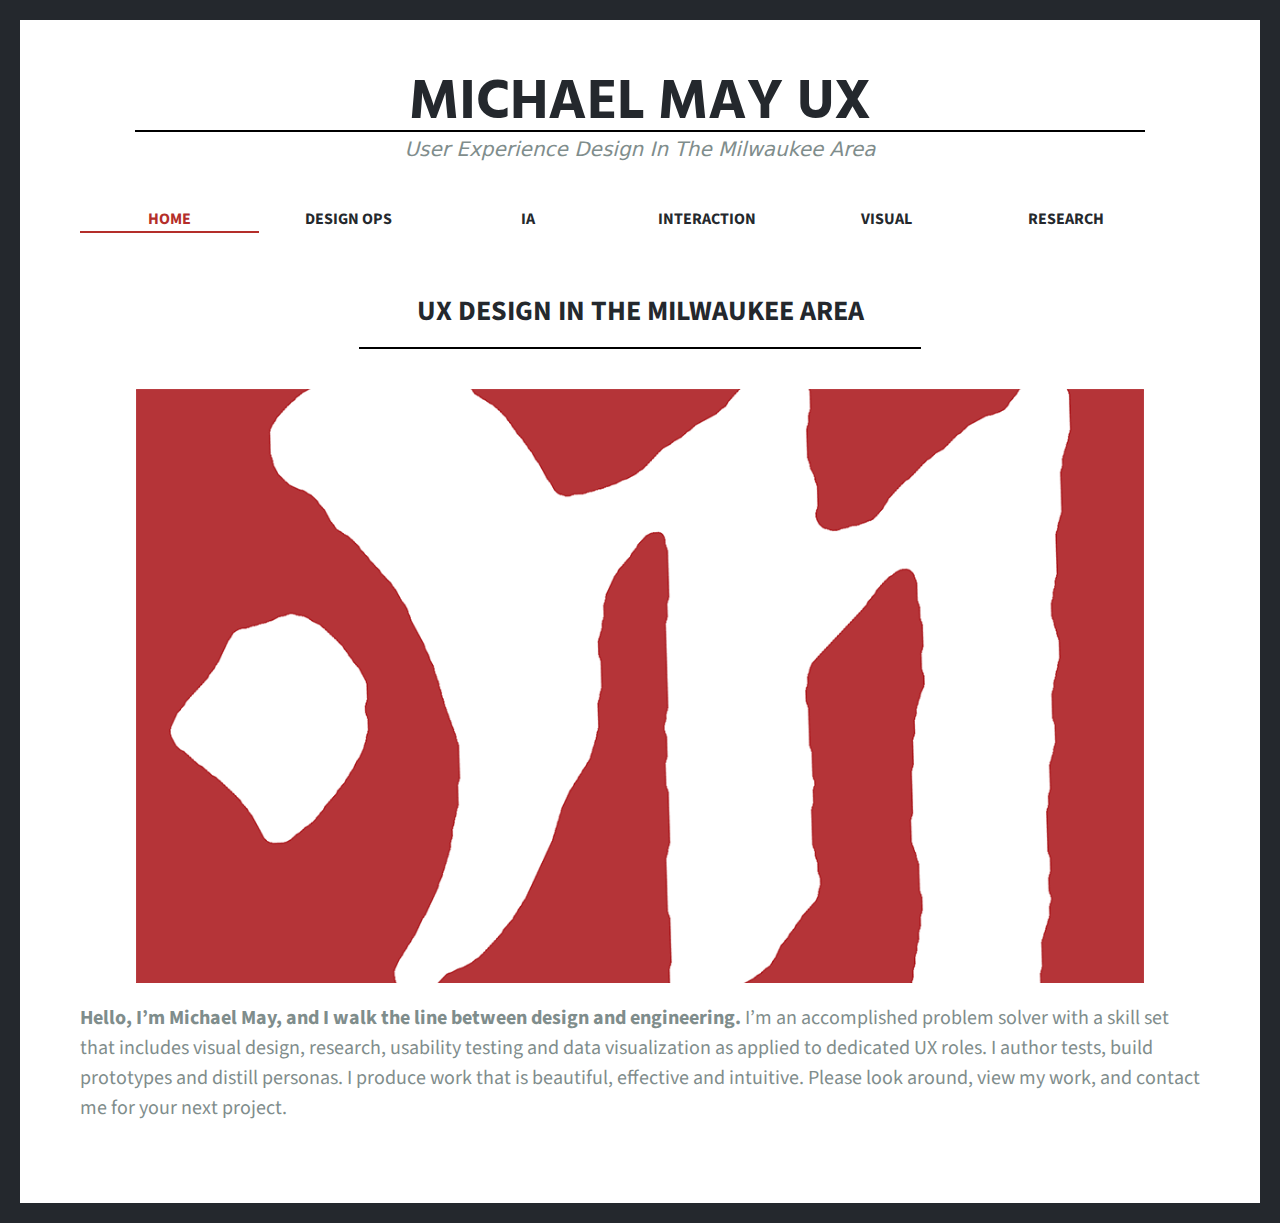
<file: index.html>
<!DOCTYPE html>
<html>
<head>
  <meta charset="UTF-8">
  <title>Michael May UX landing page</title>
  <link href="https://fonts.googleapis.com/css?family=Hind+Siliguri:700|PT+Serif+Caption|Source+Sans+Pro:400,400i,700,700i&display=swap" rel="stylesheet">

  <!--Source Sans Pro 400 reg, 400 italic, 700 bold, 700 bold italic-->
  <!--PT Serif Caption 400 reg, 400 italic-->
  <!--Hind Siliguri 700-->

  <link rel="stylesheet" href="styles/styles.css">

</head>

<body>

  <h1>MICHAEL MAY UX</h1>
  <hr class="header-rule"/>
  <h2 class="tagline">User Experience Design in the Milwaukee Area</h2>

  <!--Main menu appears on all pages-->
  <!--End of header-->

  <!--Centered nav per w3school-->
    <div class="navbar">
      <a class="active" href="#">HOME</a>
      <a href="pages/design-ops.html">DESIGN OPS</a>
      <a href="pages/ia.html">IA</a>
      <a href="pages/interaction.html">INTERACTION</a>
      <a href="pages/visual.html">VISUAL</a>
      <a href="pages/research.html">RESEARCH</a>
    </div>

  <h2>UX Design in the Milwaukee Area</h2>
  <hr/>

  <img class="no-border" src="images/landing-page-m-logo-1100x648.gif" alt="personal logo of Michael May">

  <p>
  <strong>Hello, I’m Michael May, and I walk the line between design and engineering.</strong> I’m an accomplished problem solver with a skill set that includes visual design, research, usability testing and data visualization as applied to dedicated UX roles. I author tests, build prototypes and distill personas. I produce work that is beautiful, effective and intuitive. Please look around, view my work, and contact me for your next project.
  </p>

</body>

</html>
</file>
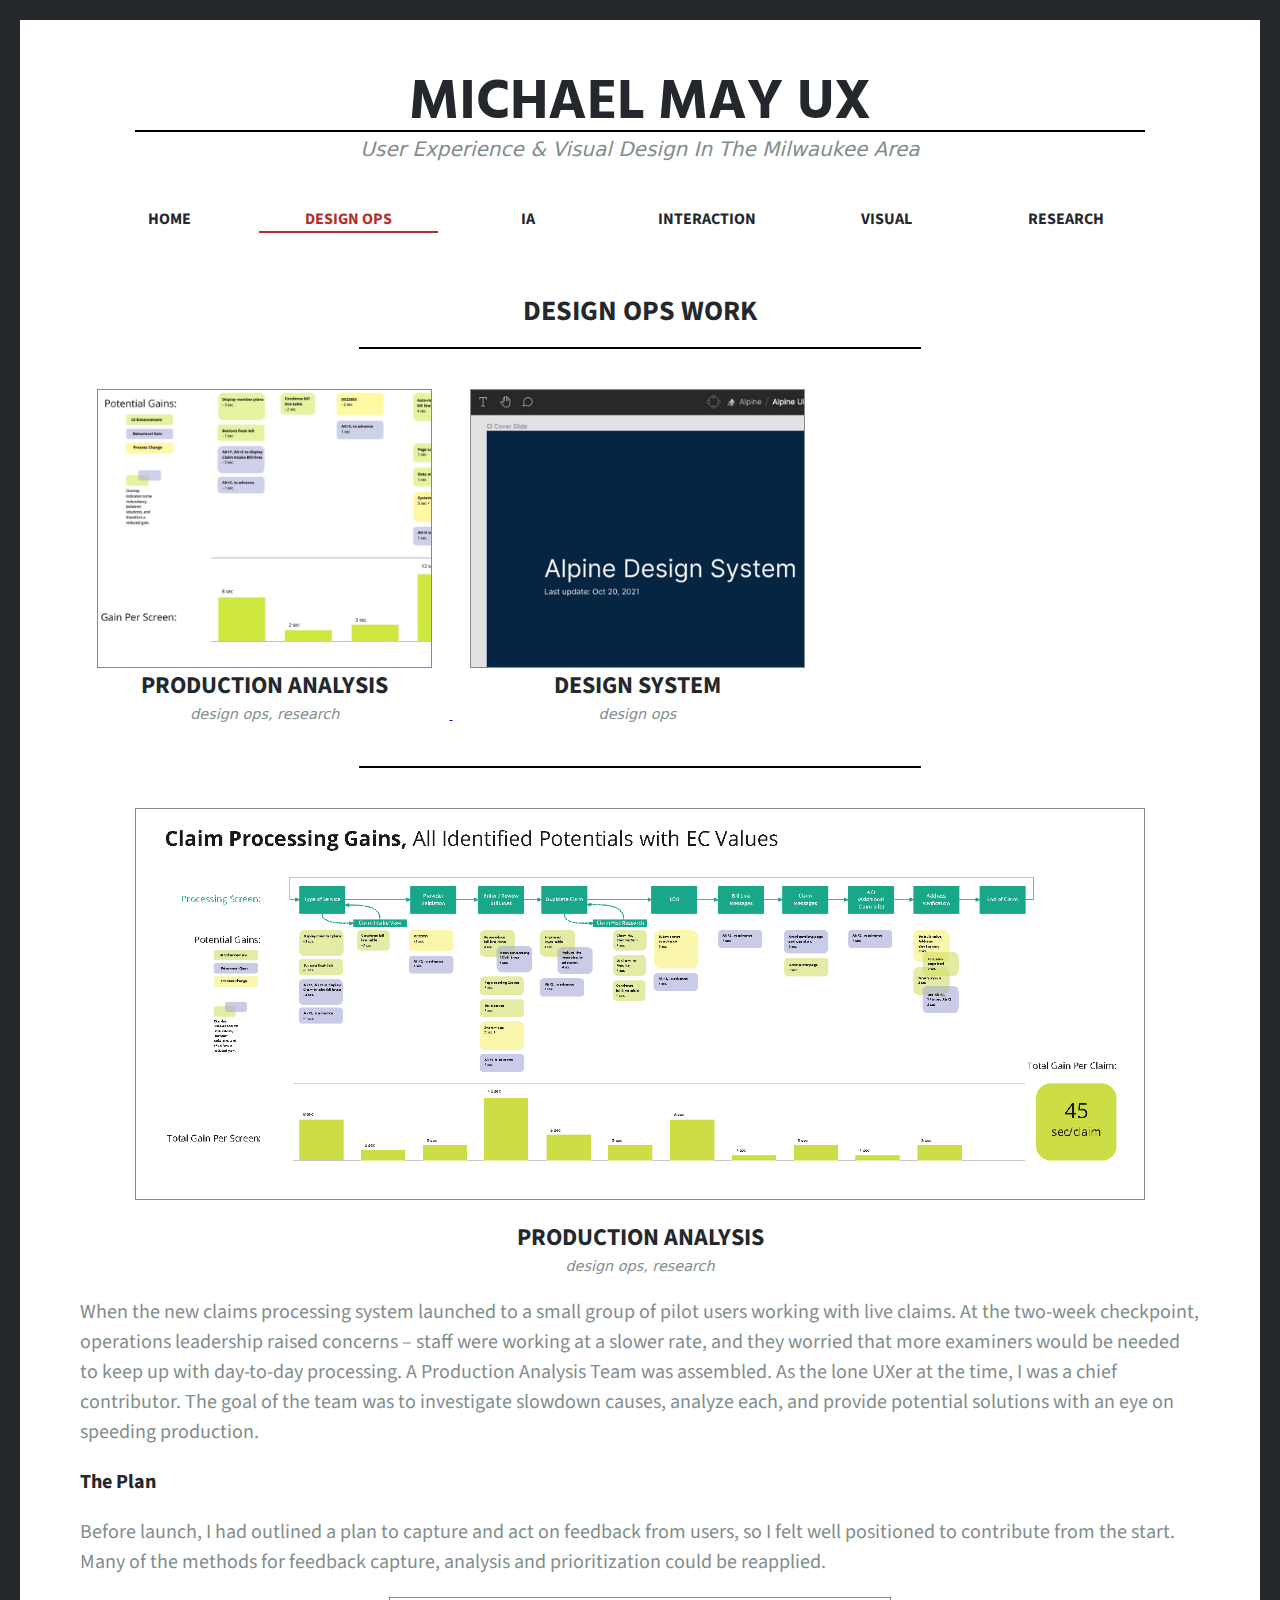
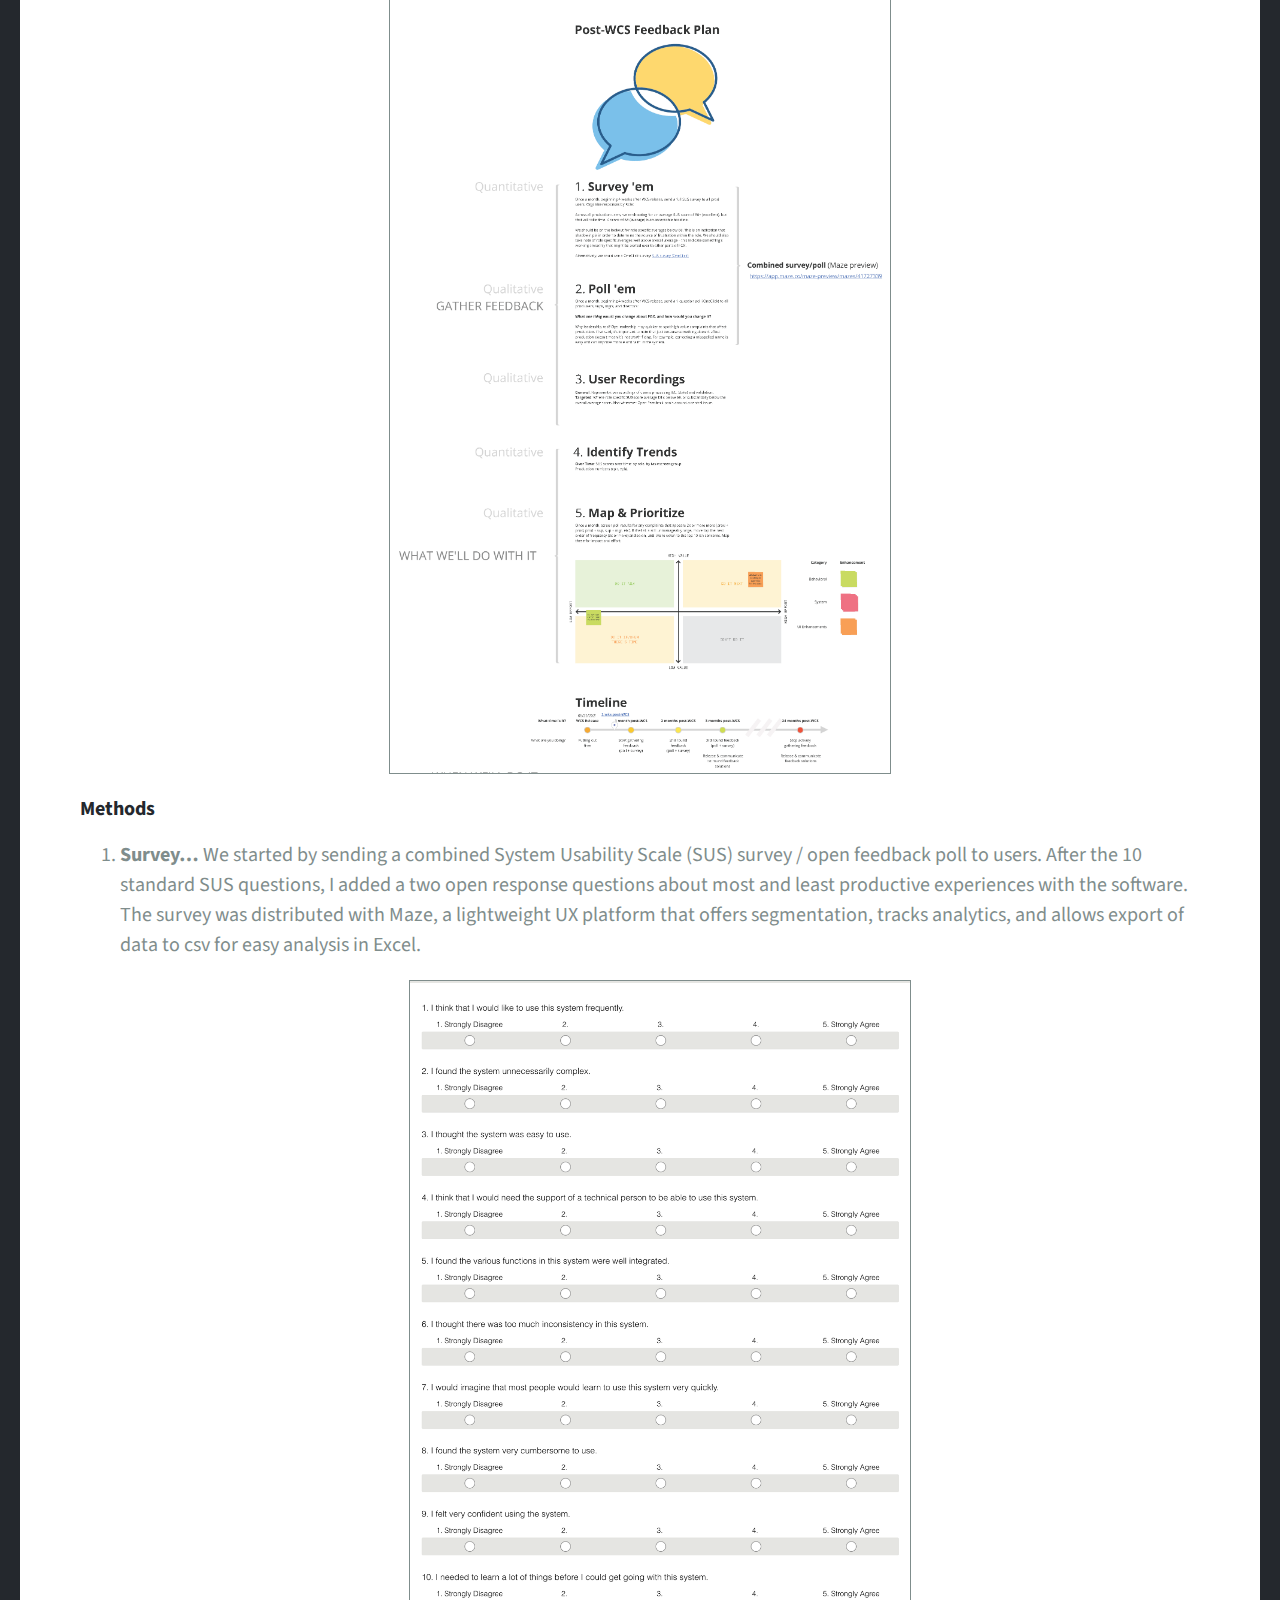
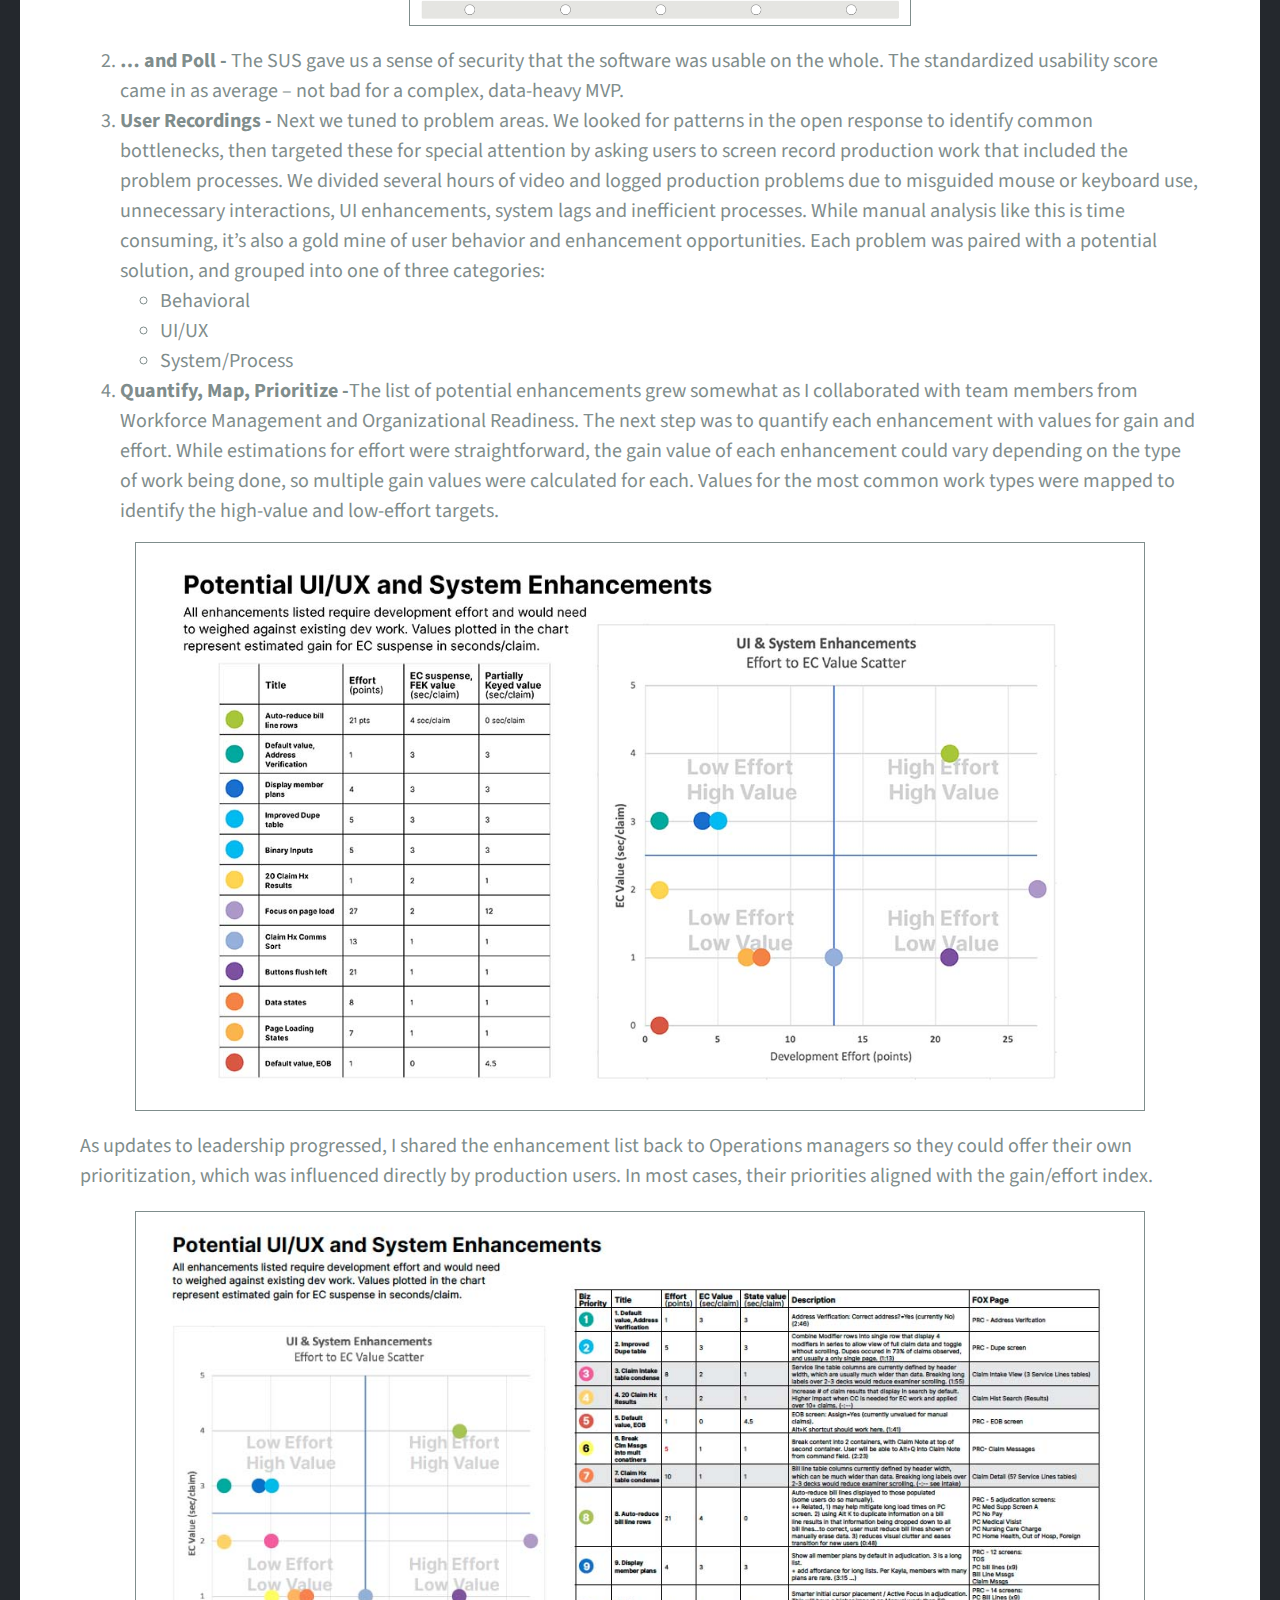
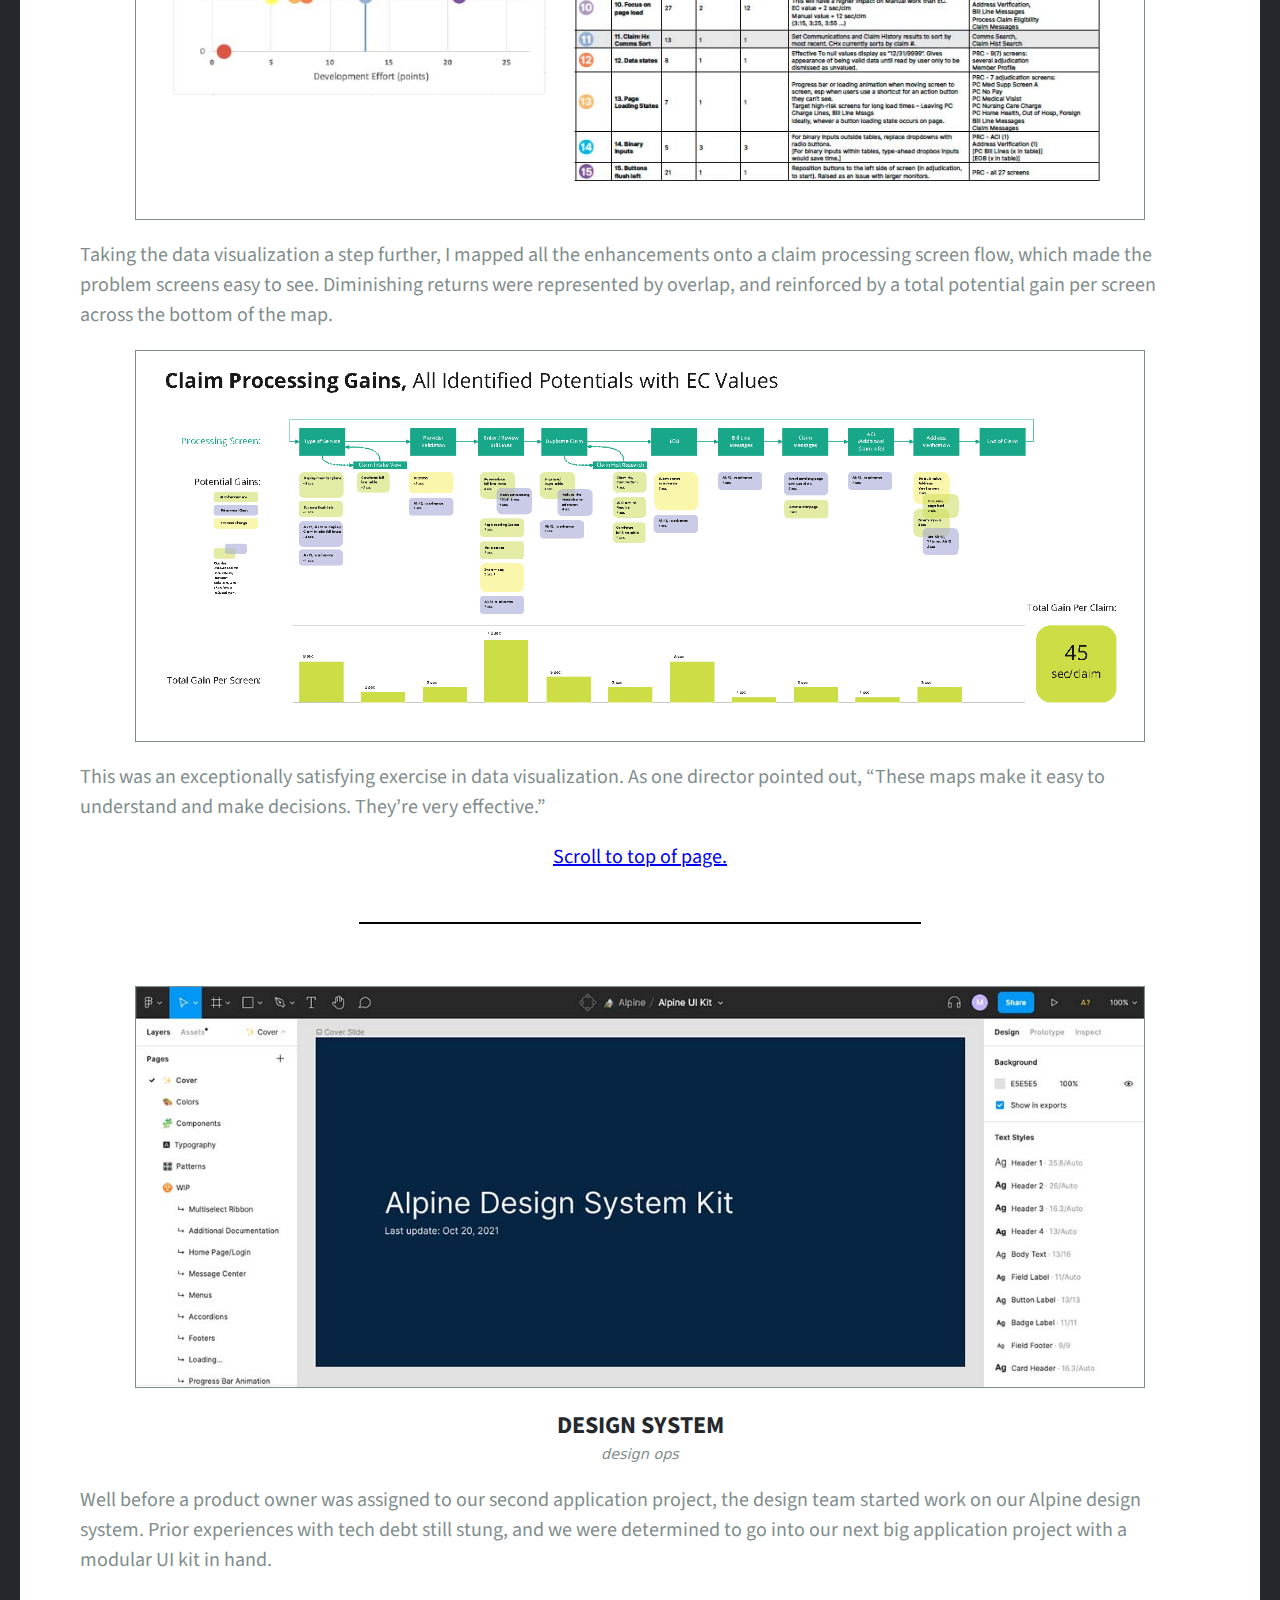
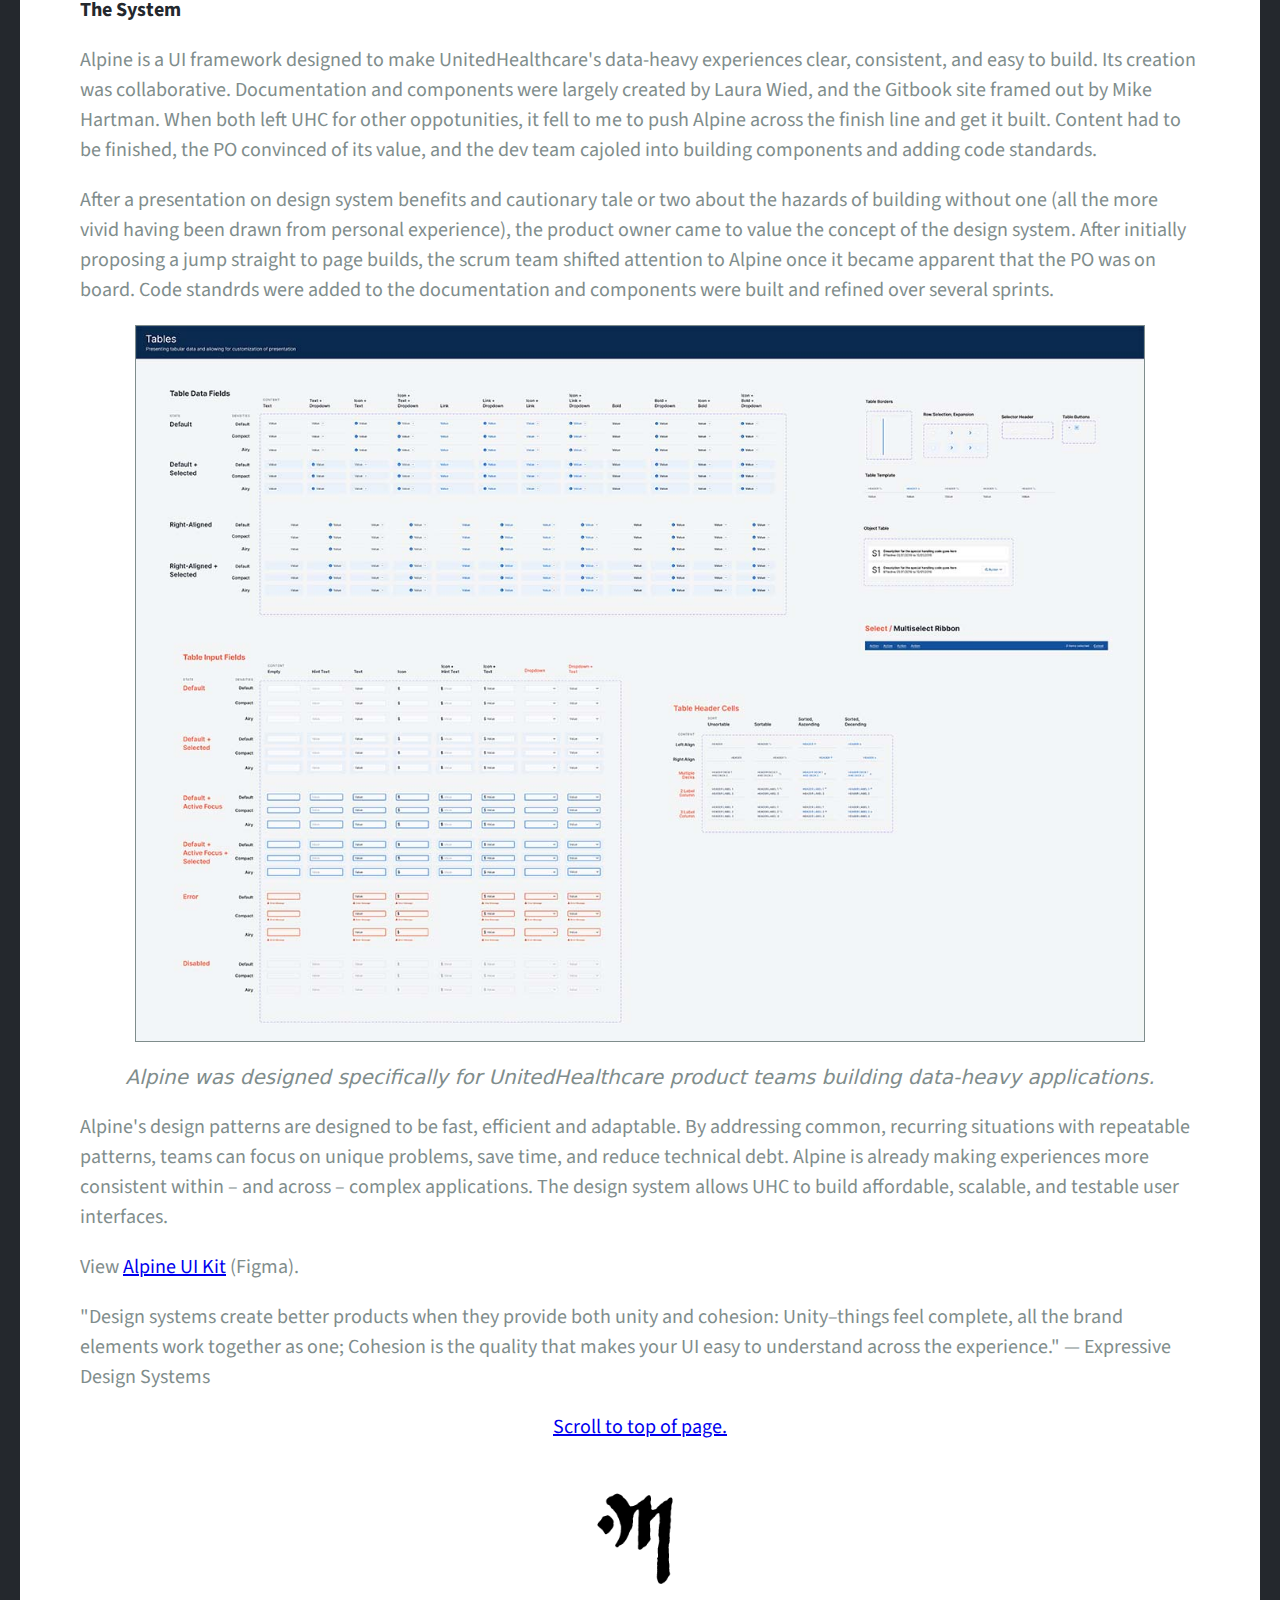
<file: pages/design-ops.html>
<!DOCTYPE html>
<html>
<head>
  <meta charset="UTF-8">
  <title>Michael May UX - Design Ops</title>
  <link href="https://fonts.googleapis.com/css?family=Hind+Siliguri:700|PT+Serif+Caption|Source+Sans+Pro:400,400i,700,700i&display=swap" rel="stylesheet">

  <!--Source Sans Pro 400 reg, 400 italic, 700 bold, 700 bold italic-->
  <!--PT Serif Caption 400 reg, 400 italic-->
  <!--Hind Siliguri 700-->

  <link rel="stylesheet" href="../styles/styles.css">

</head>

<body>

  <h1>MICHAEL MAY UX</h1>
  <hr class="header-rule"/>
  <h2 class="tagline">User Experience & Visual Design in the Milwaukee Area</h2>

  <!--Main menu appears on all pages-->
  <!--End of header-->

  <!--Centered nav per w3school-->
    <div class="navbar">
      <a href="../index.html">HOME</a>
      <a class="active" href="#">DESIGN OPS</a>
      <a href="ia.html">IA</a>
      <a href="interaction.html">INTERACTION</a>
      <a href="visual.html">VISUAL</a>
      <a href="research.html">RESEARCH</a>

    </div>



  <h2 id="design-ops-top">
  DESIGN OPS WORK    <!--Page title-->
  </h2>

    <hr/>

    <div class="portfolio-list">   <!--Begin featured portfolio items-->

        <a href="#design-ops-production-analysis">
          <div class="portfolio-item">
            <img src="../images/des-ops-prc-gains-ftr-840x700.jpg" alt="production analysis thumbnail image"/>
            <h3 class="center">PRODUCTION ANALYSIS</h3>
            <p class="tag">design ops, research</p>
          </div>
        </a>

        <a href="#design-ops-design-system">
          <div class="portfolio-item">
            <img src="../images/des-ops-alpine-ftr-840x700.jpg" alt="design system thumbnail image"/>
            <h3 class="center">DESIGN SYSTEM</h3>
            <p class="tag">design ops</p>
        </div>
      </a>

    </div>   <!--End featured portfolio items-->

    <hr/>

<!--Start Design Ops portfolio Item 1-->

  <img id="design-ops-production-analysis" class="space-bottom" src="../images/des-ops-processing-gains-map-1753.png" alt="map of potential production gain enhancements for claim system"/>
  <h3 class="center">PRODUCTION ANALYSIS</h3>
  <p class="tag">design ops, research</p>

    <p>When the new claims processing system launched to a small group of pilot users working with live claims. At the two-week checkpoint, operations leadership raised concerns – staff were working at a slower rate, and they worried that more examiners would be needed to keep up with day-to-day processing. A Production Analysis Team was assembled. As the lone  UXer at the time, I was a chief contributor. The goal of the team was to investigate slowdown causes, analyze each, and provide potential solutions with an eye on speeding production.</p>

    <h4>The Plan</h4>
    <p> Before launch, I had outlined a plan to capture and act on feedback from users, so I felt well positioned to contribute from the start. Many of the methods for feedback capture, analysis and prioritization could be reapplied.</p>

    <img class="space-bottom size-med" src="../images/des-ops-fox-feedback-plan-1272.png" alt="plan for gathering and acting on post-launch user feedback"/>

    <h4>Methods</h4>
      <ol>
        <li><strong>Survey… </strong>We started by sending a combined System Usability Scale (SUS) survey / open feedback poll to users. After the 10 standard SUS questions, I added a two open response questions about most and least productive experiences with the software. The survey was distributed with Maze, a lightweight UX platform that offers segmentation, tracks analytics, and allows export of data to csv for easy analysis in Excel.</li>
        <img class="space-top space-bottom size-med" src="../images/des-ops-sus-975.png" alt="the standardized system usability scale survey"/>
        <li><strong>… and Poll -</strong> The SUS gave us a sense of security that the software was usable on the whole. The standardized usability score came in as average – not bad for a complex, data-heavy MVP.</li>
        <li><strong>User Recordings -</strong> Next we tuned to problem areas. We looked for patterns in the open response to identify common bottlenecks, then targeted these for special attention by asking users to screen record production work that included the problem processes. We divided several hours of video and logged production problems due to misguided mouse or keyboard use, unnecessary interactions, UI enhancements, system lags and inefficient processes. While manual analysis like this is time consuming, it’s also a gold mine of user behavior and enhancement opportunities. Each problem was paired with a potential solution, and grouped into one of three categories:</li>
          <ul>
            <li>Behavioral</li>
            <li>UI/UX</li>
            <li>System/Process</li>
          </ul>
        <li><strong>Quantify, Map, Prioritize -</strong>The list of potential enhancements grew somewhat as I collaborated with team members from Workforce Management and Organizational Readiness. The next step was to quantify each enhancement with values for gain and effort. While estimations for effort were straightforward, the gain value of each enhancement could vary depending on the type of work being done, so multiple gain values were calculated for each. Values for the most common work types were mapped to identify the high-value and low-effort targets.</li>
      </ol>

        <img src="../images/des-ops-scatter-map-1272.jpg" alt="initial prioritization map of production enhancements"/>

    <p>As updates to leadership progressed, I shared the enhancement list back to Operations managers so they could offer their own prioritization, which was influenced directly by production users. In most cases, their priorities aligned with the gain/effort index.</p>

        <img src="../images/des-ops-scatter-map-extended-1133.jpg" alt="detailed map of production enhancements with operational priorities"/>

    <p>Taking the data visualization a step further, I mapped all the enhancements onto a claim processing screen flow, which made the problem screens easy to see. Diminishing returns were represented by overlap, and reinforced by a total potential gain per screen across the bottom of the map.</p>

    <img src="../images/des-ops-processing-gains-map-1753.png" alt="map of potential production gain enhancements for claim system"/>

    <p>This was an exceptionally satisfying exercise in data visualization. As one director pointed out, <q>These maps make it easy to understand and make decisions. They’re very effective.</q></p>

    <p class="center"><a href="#design-ops-top">Scroll to top of page.</a></p>
    <br>
    <hr/>
    <br>

<!--End Design Ops portfolio Item 1-->


<!--Start Design Ops portfolio Item 2-->

  <img id="design-ops-design-system" class="space-bottom" src="../images/des-ops-alpine-lead-1272.jpg" alt="design kit cover page"/>
  <h3 class="center">DESIGN SYSTEM</h3>
  <p class="tag">design ops</p>

    <p>Well before a product owner was assigned to our second application project, the design team started work on our Alpine design system. Prior experiences with tech debt still stung, and we were determined to go into our next big application project with a modular UI kit in hand.</p>

    <h4>The System</h4>
    <p>Alpine is a UI framework designed to make UnitedHealthcare's data-heavy experiences clear, consistent, and easy to build. Its creation was collaborative. Documentation and components were largely created by Laura Wied, and the Gitbook site framed out by Mike Hartman. When both left UHC for other oppotunities, it fell to me to push Alpine across the finish line and get it built. Content had to be finished, the PO convinced of its value, and the dev team cajoled into building components and adding code standards.</p>

    <p>After a presentation on design system benefits and cautionary tale or two about the hazards of building without one (all the more vivid having been drawn from personal experience), the product owner came to value the concept of the design system. After initially proposing a jump straight to page builds, the scrum team shifted attention to Alpine once it became apparent that the PO was on board. Code standrds were added to the documentation and components were built and refined over several sprints.</p>

<img src="../images/des-ops-alpine-tables-1272.jpg" alt="table cell component from alpine design system"/>

    <p class="image-caption">Alpine was designed specifically for UnitedHealthcare product teams building data-heavy applications.</p>

    <p>Alpine's design patterns are designed to be fast, efficient and adaptable. By addressing common, recurring situations with repeatable patterns, teams can focus on unique problems, save time, and reduce technical debt. Alpine is already making experiences more consistent within – and across – complex applications. The design system allows UHC to build affordable, scalable, and testable user interfaces.</p>

    <p>View <a href="https://www.figma.com/file/oeHgfbYafdK545jHIRDcFa/Alpine-UI-Kit?node-id=653%3A3235" target="_blank">Alpine UI Kit</a> (Figma).</p>

    <p>"Design systems create better products when they provide both unity and cohesion: Unity–things feel complete, all the brand elements work together as one; Cohesion is the quality that makes your UI easy to understand across the experience." — Expressive Design Systems</p>

    <p class="center"><a href="#design-ops-top">Scroll to top of page.</a></p>
    <br>

<!--End Design Ops portfolio Item 2-->



    <a href="../index.html">
    <img class="logo-end-bug" src="../images/michaelmayGD-sig-512x512.png" alt="Michael May logo mark">
    </a>

</body>

</html>
</file>
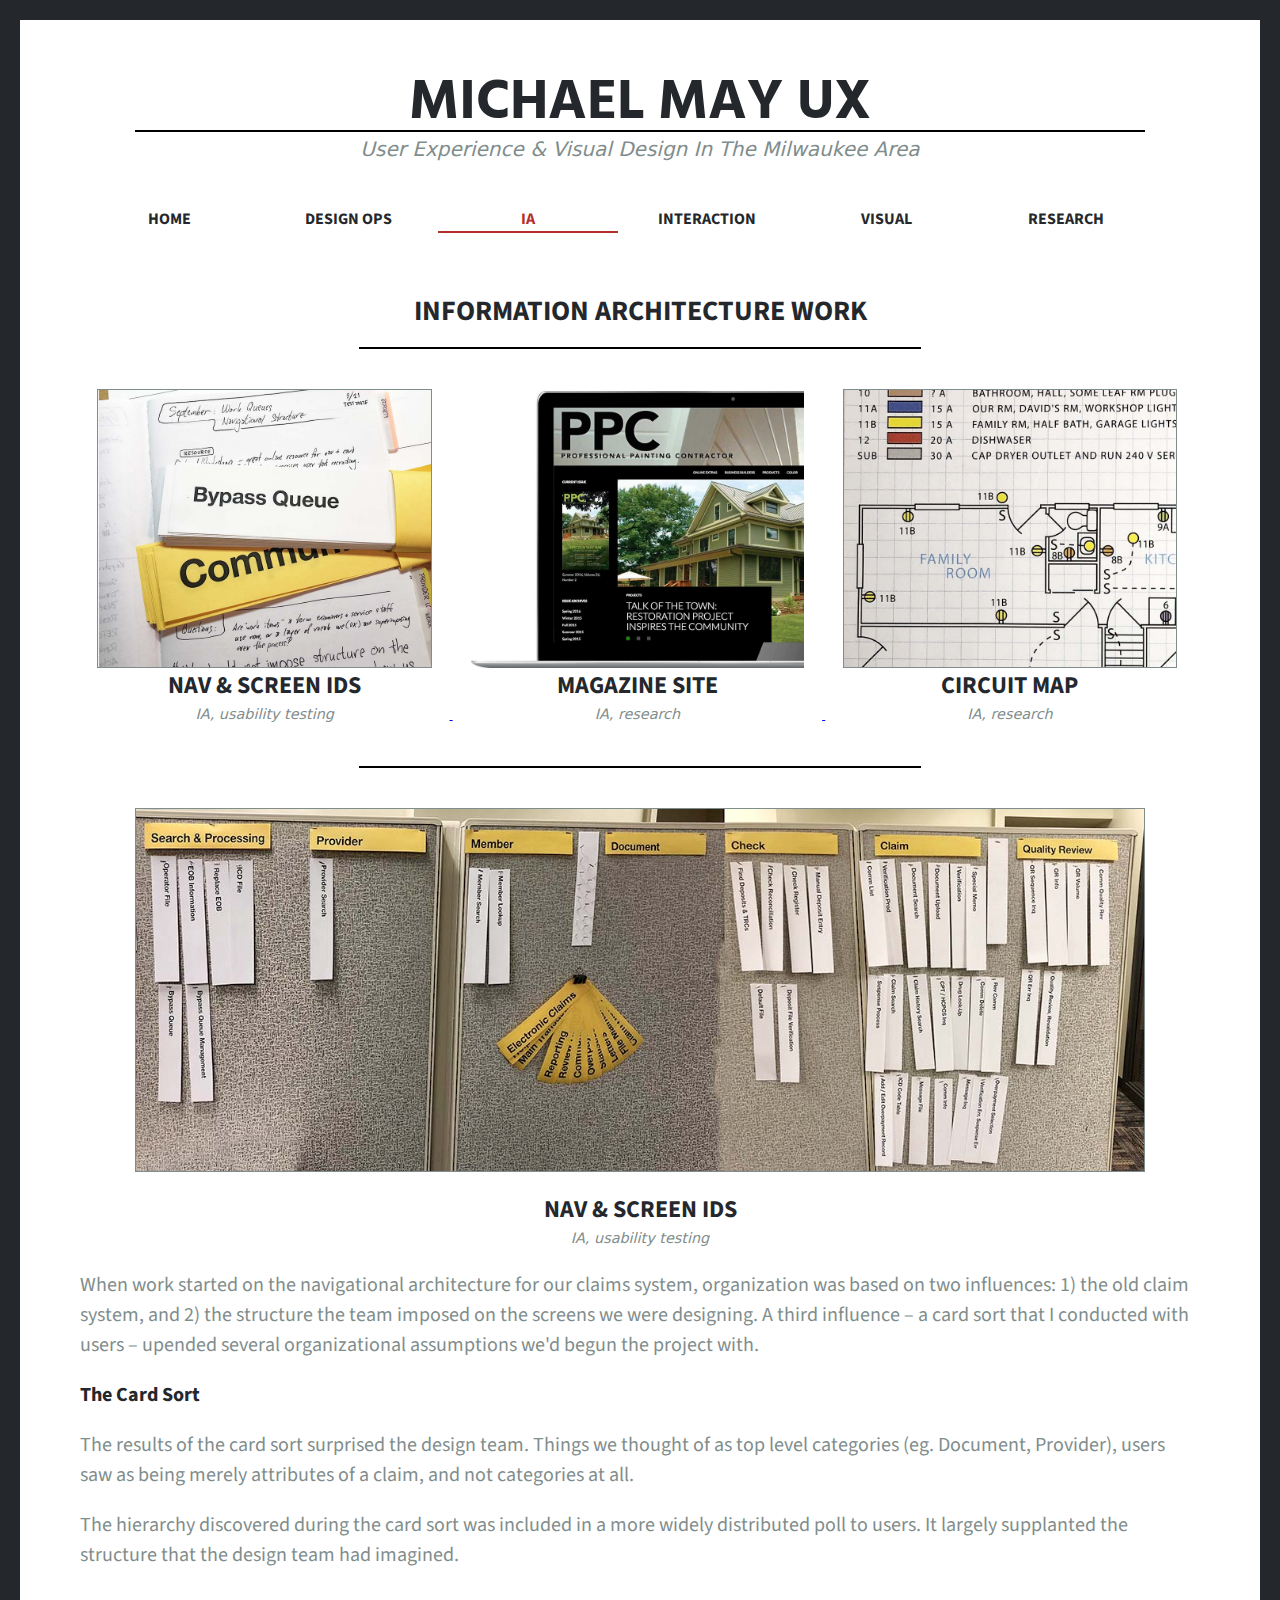
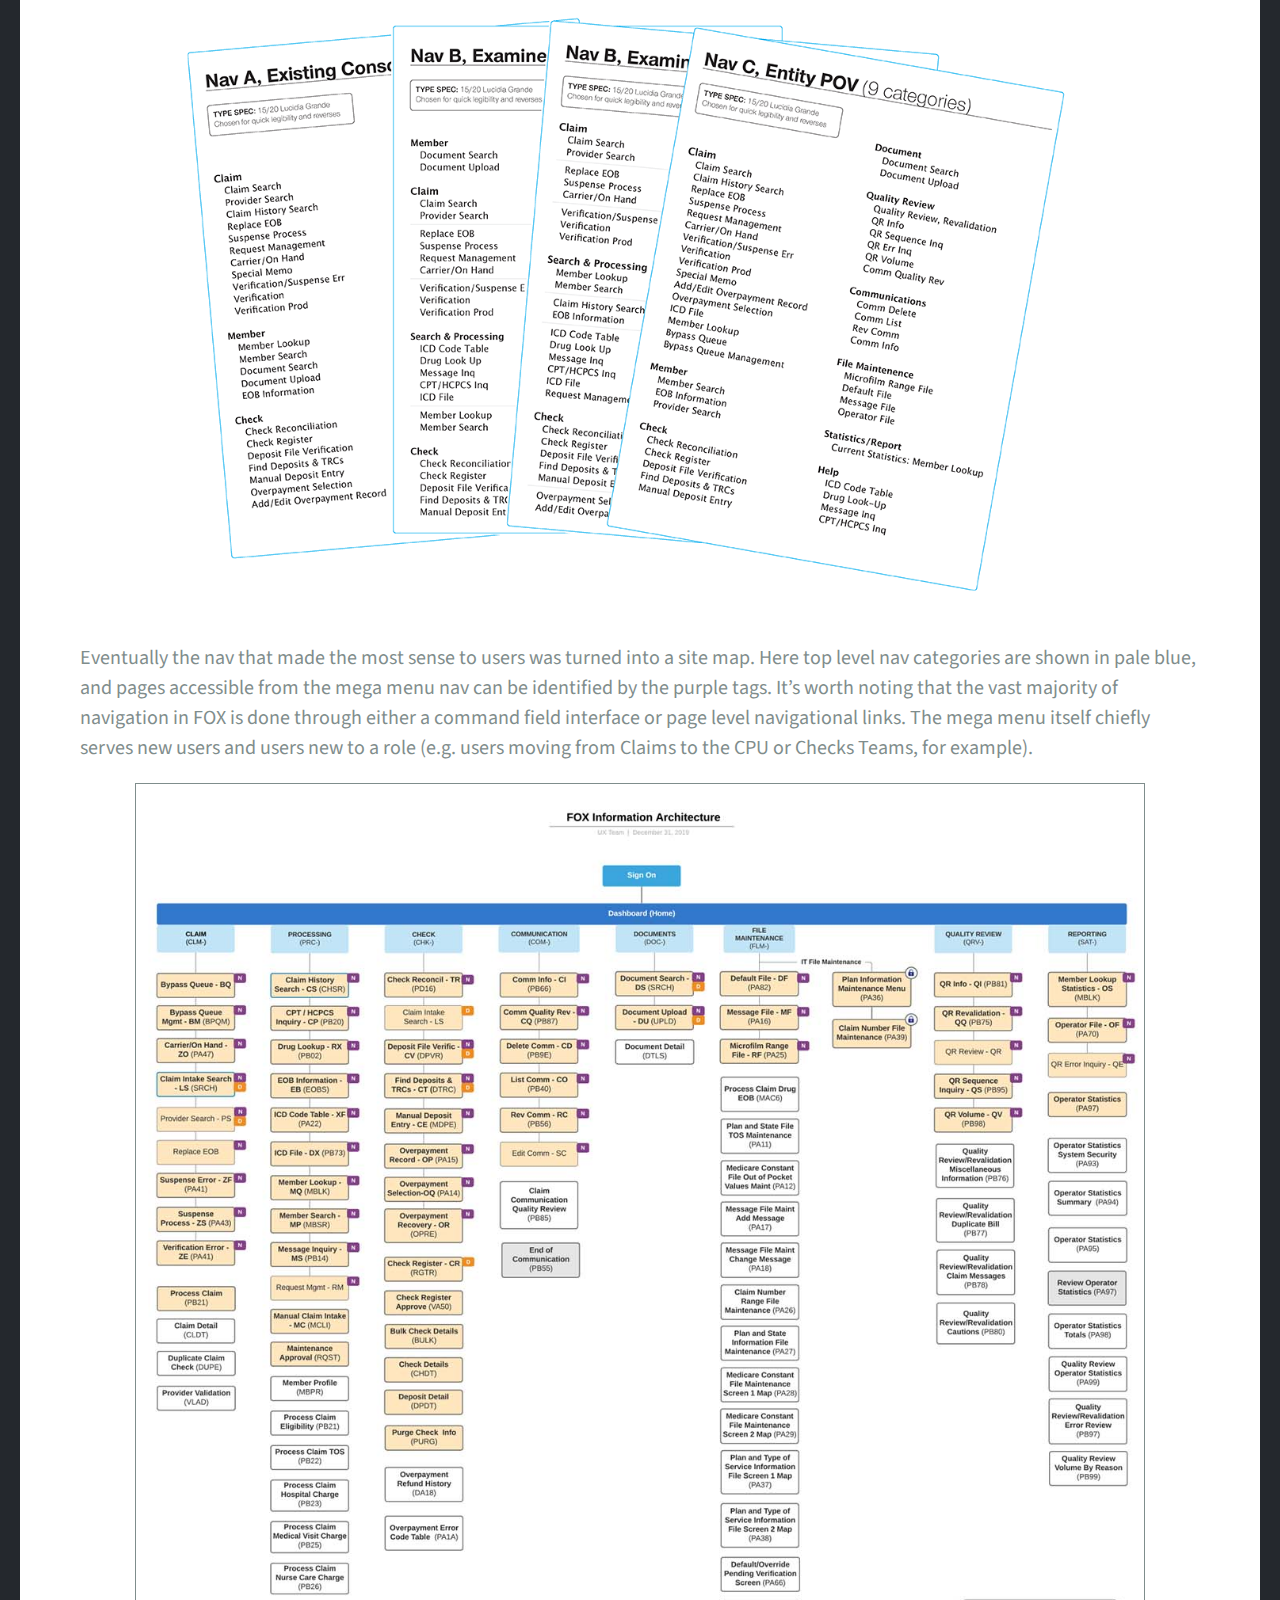
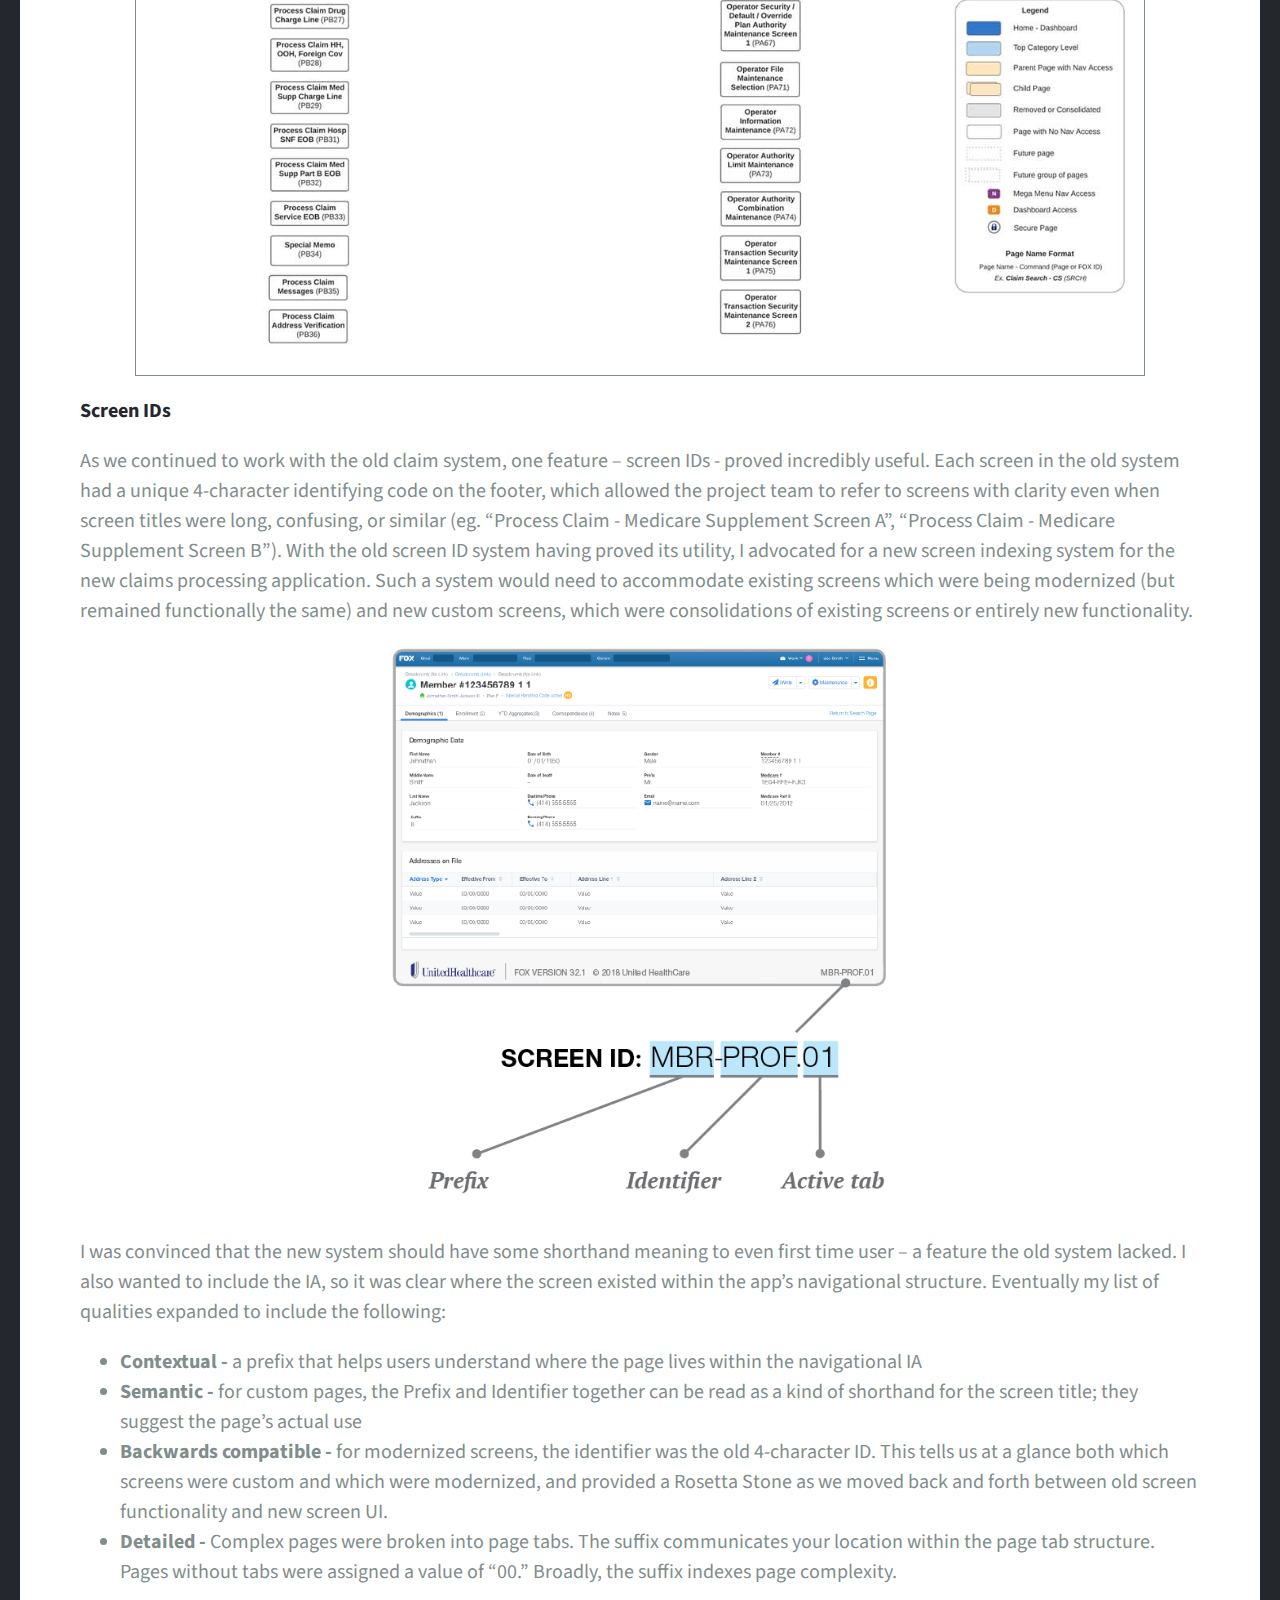
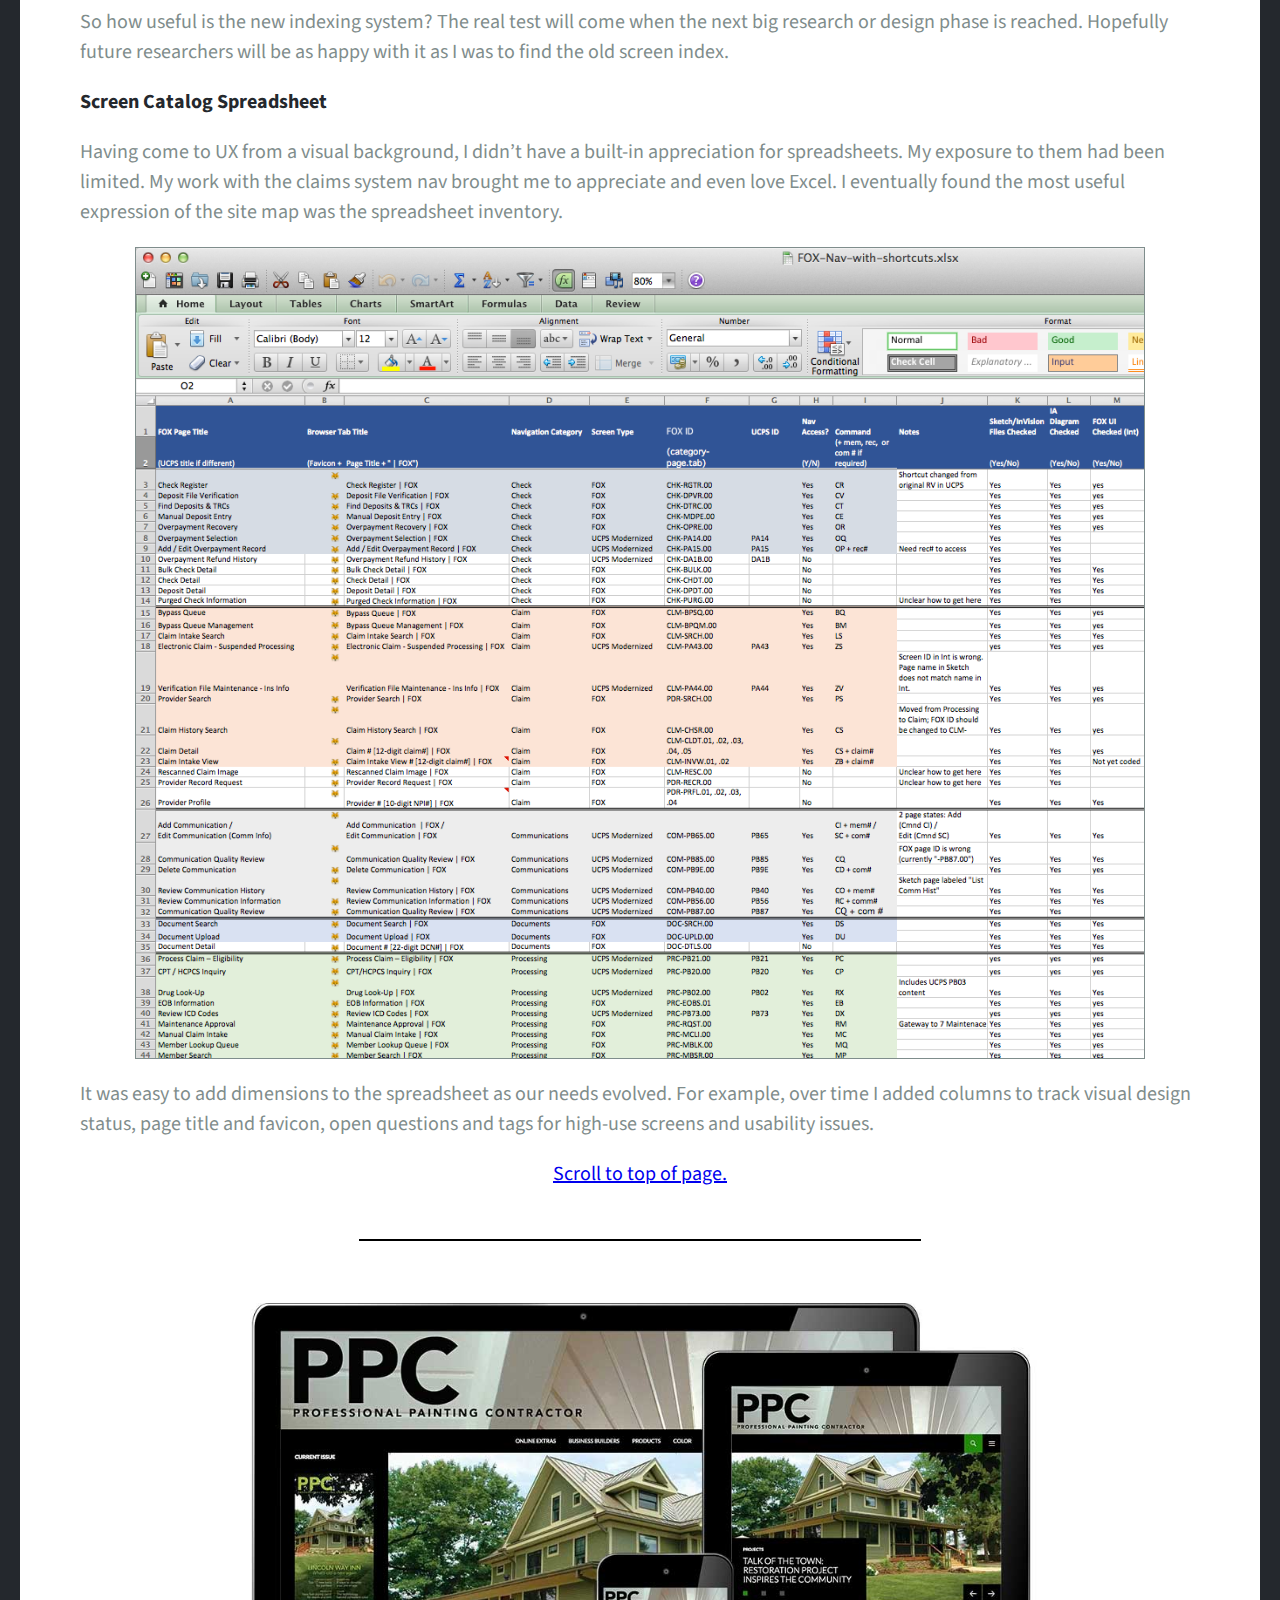
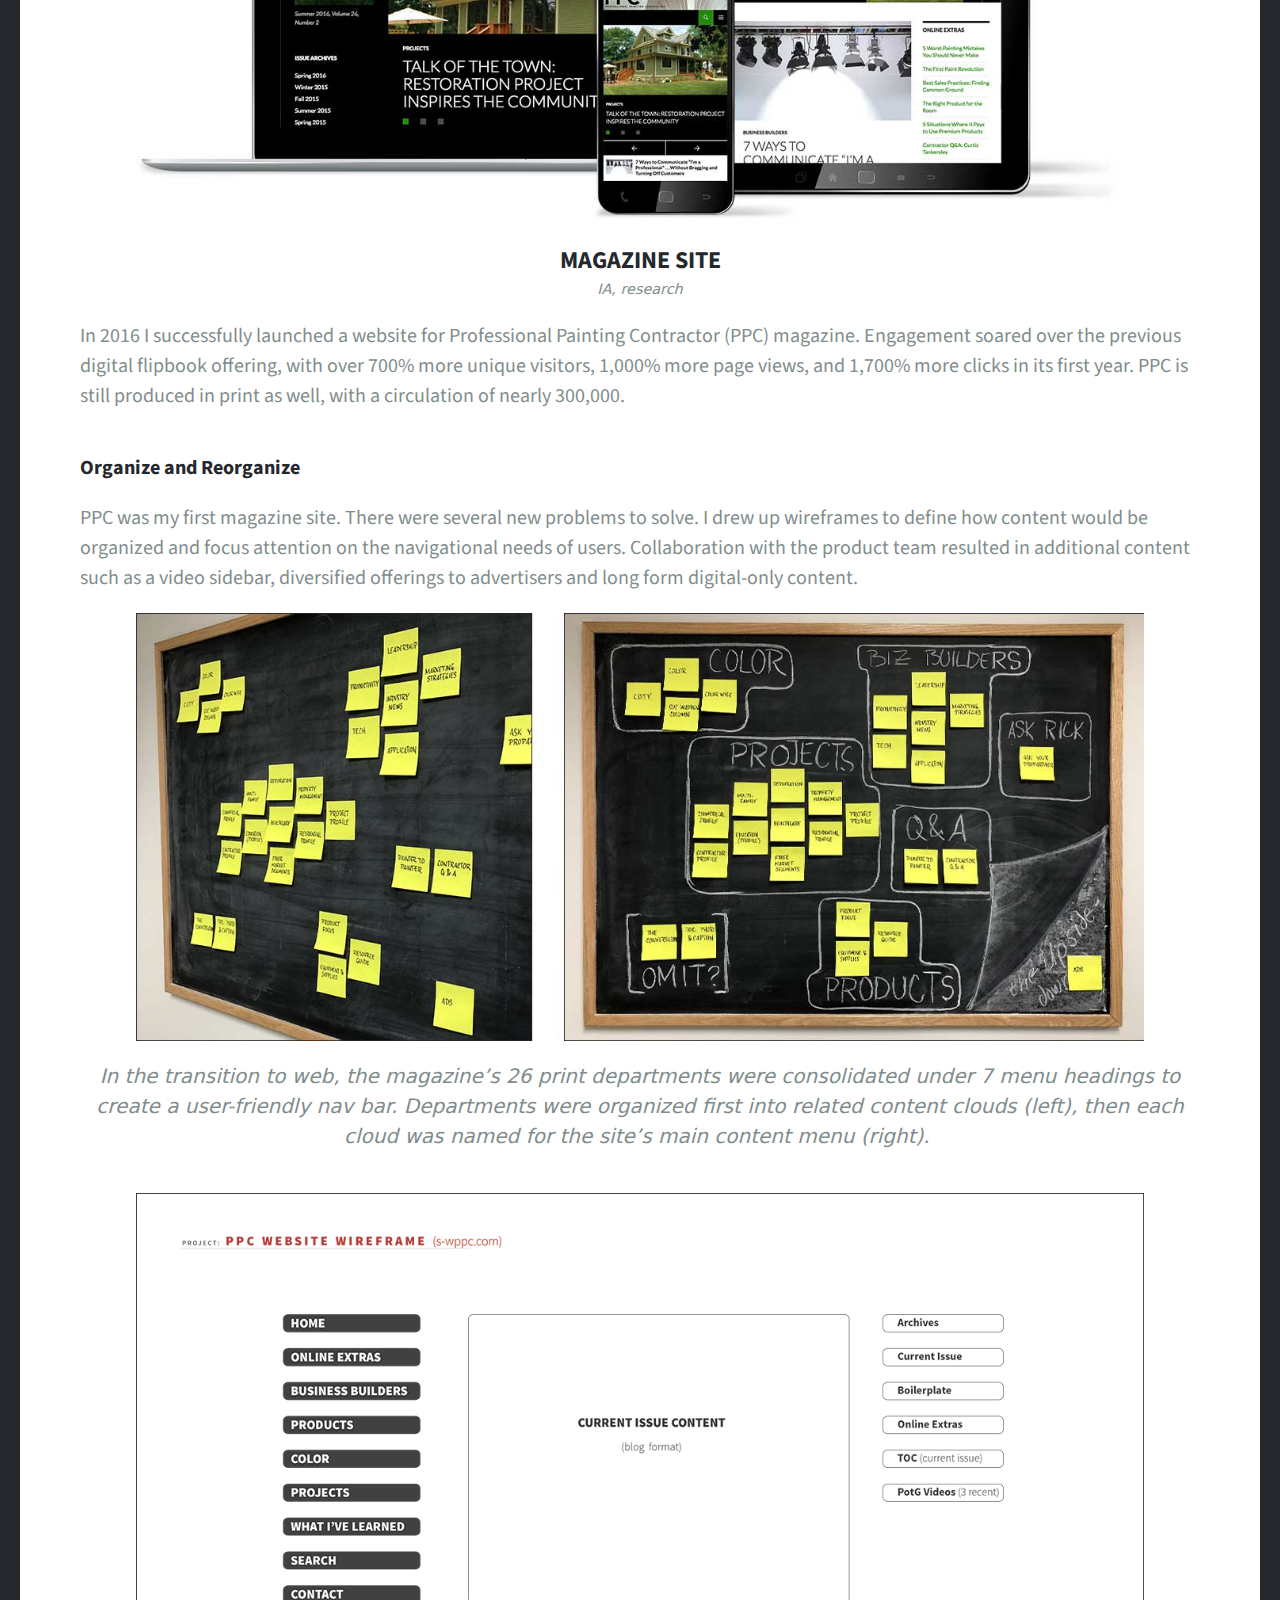
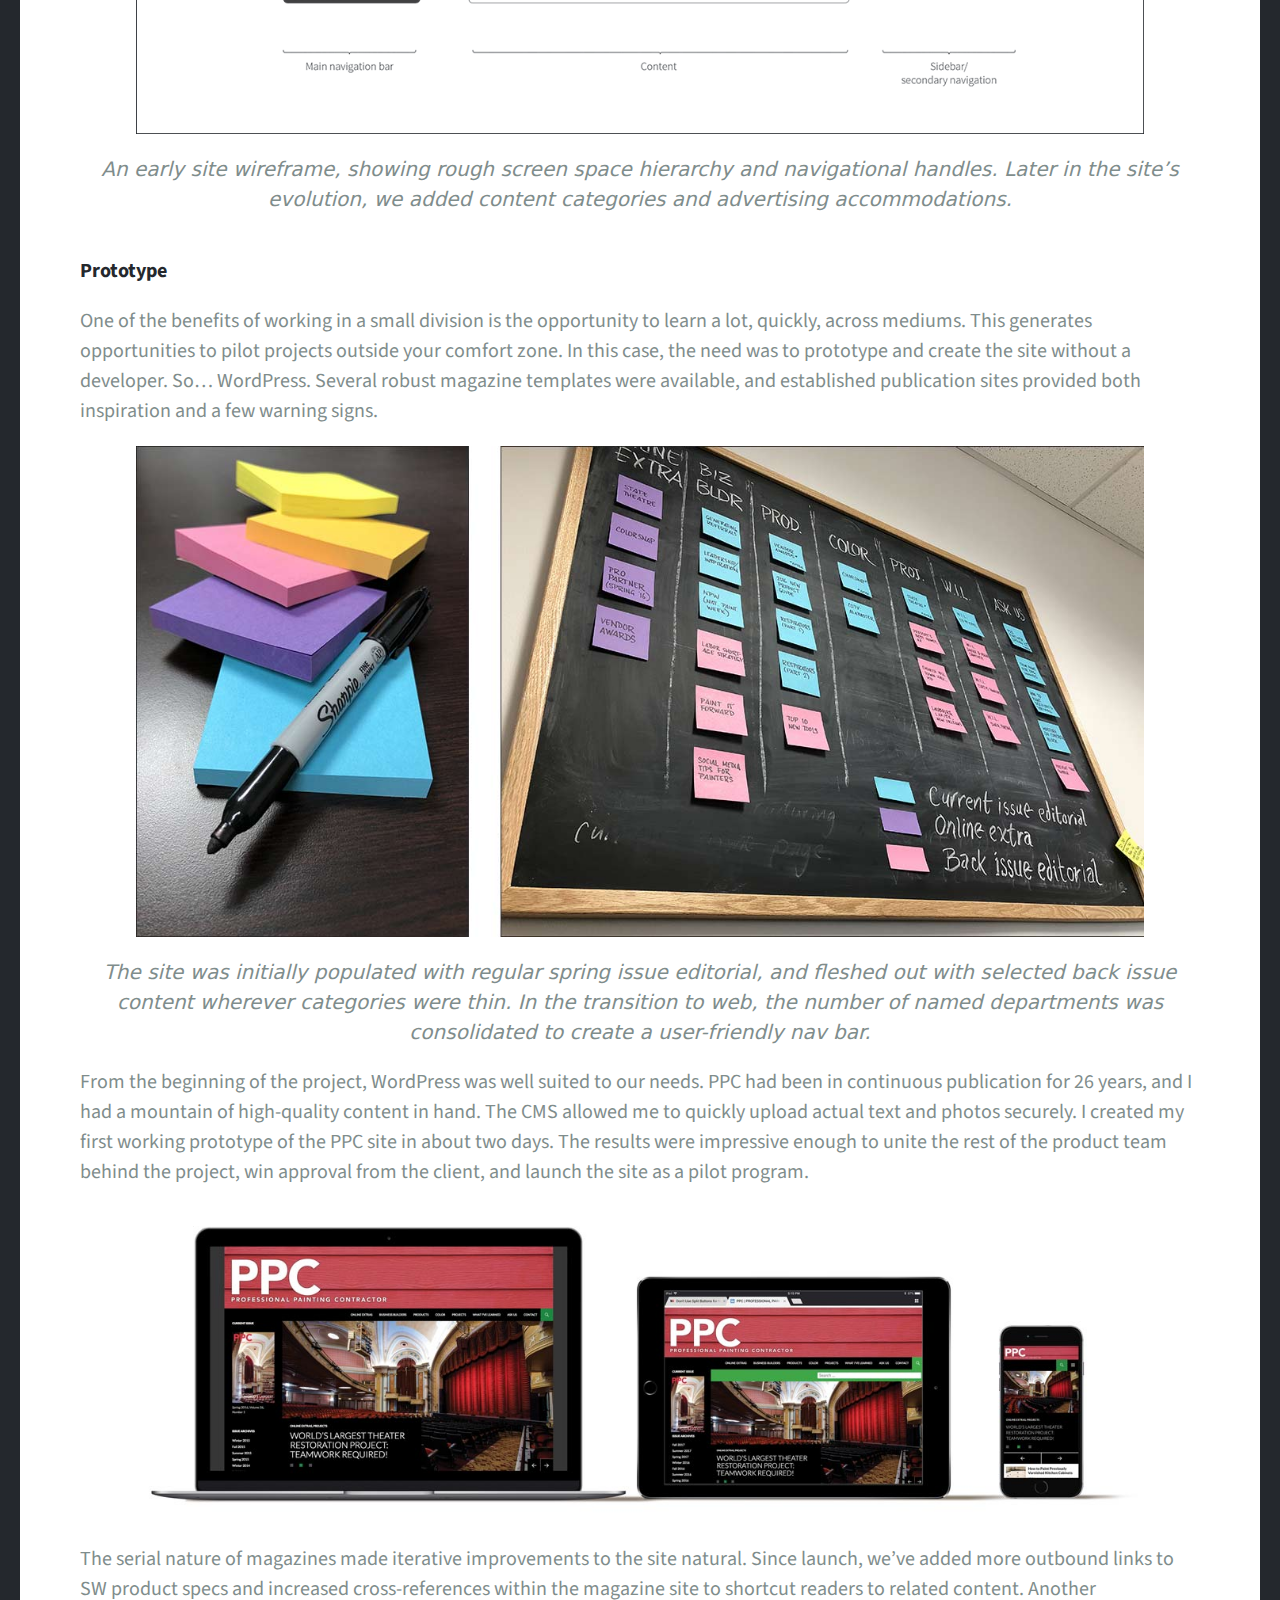
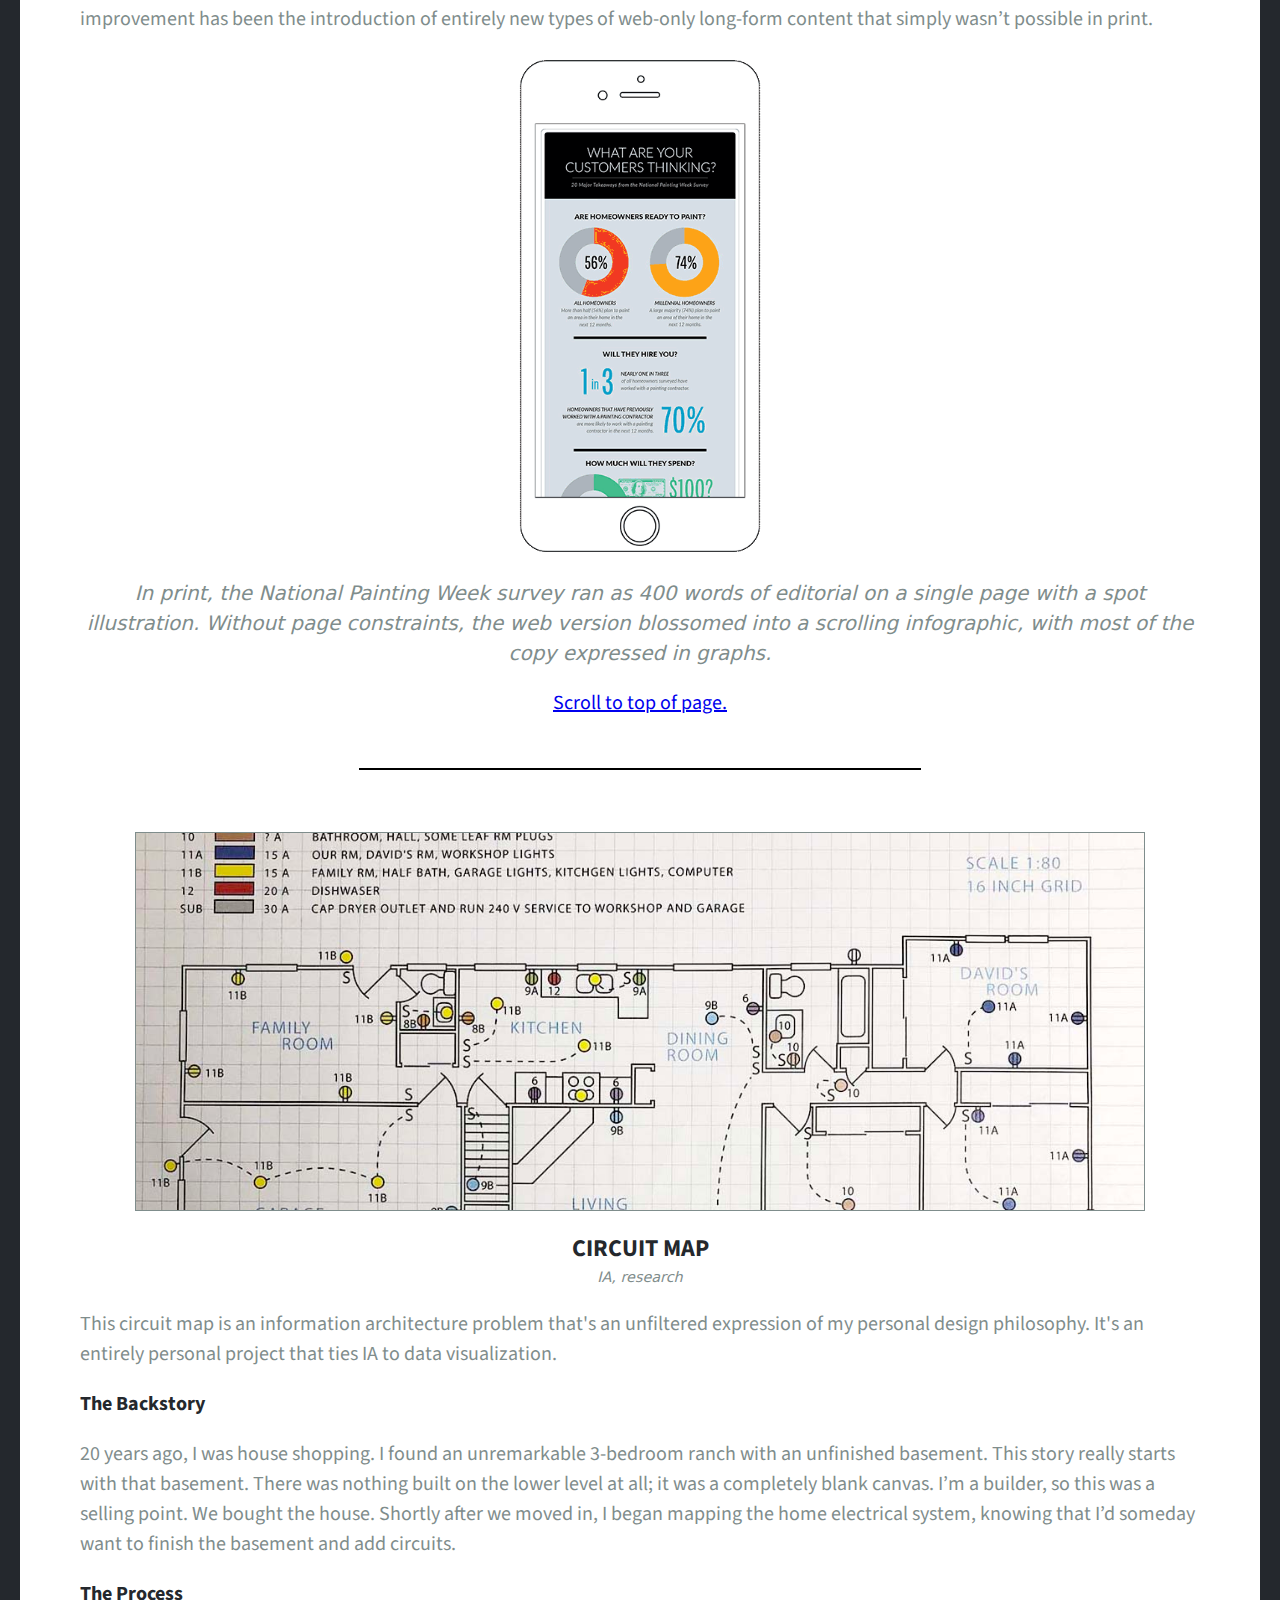
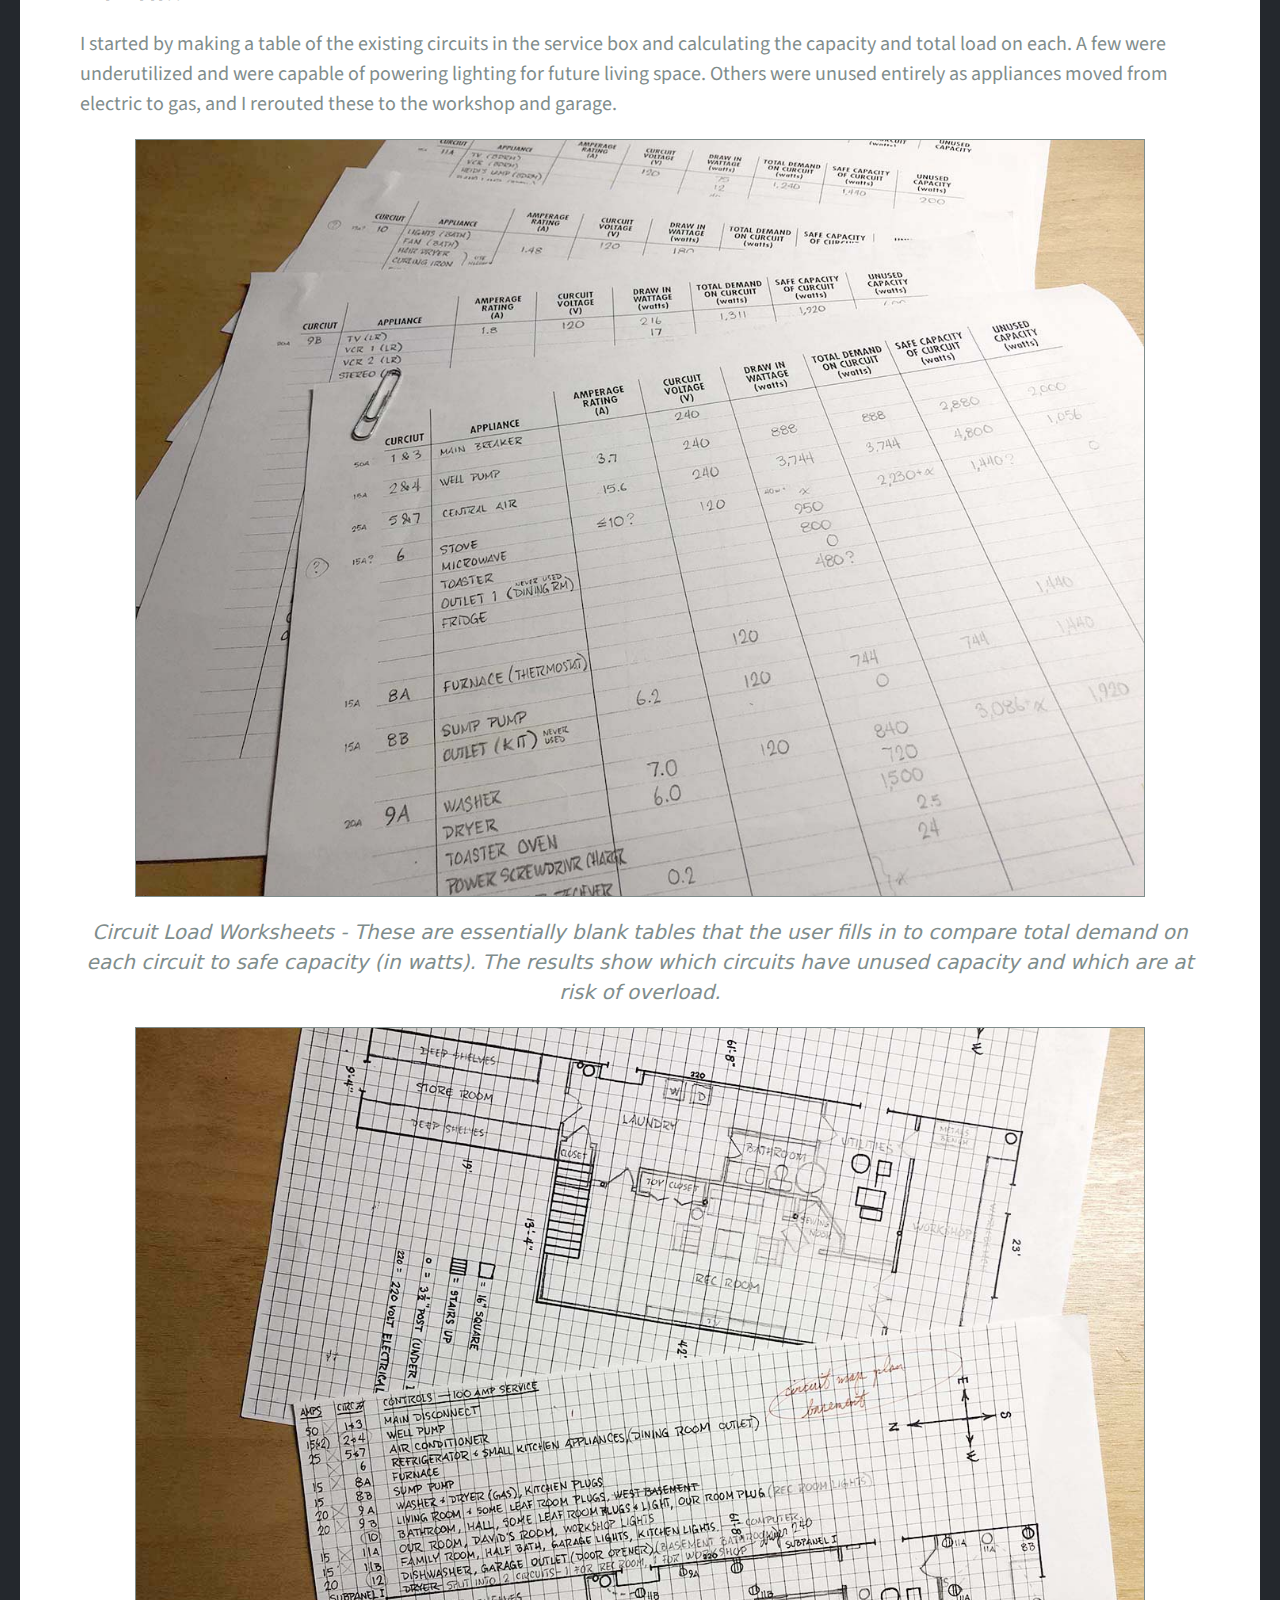
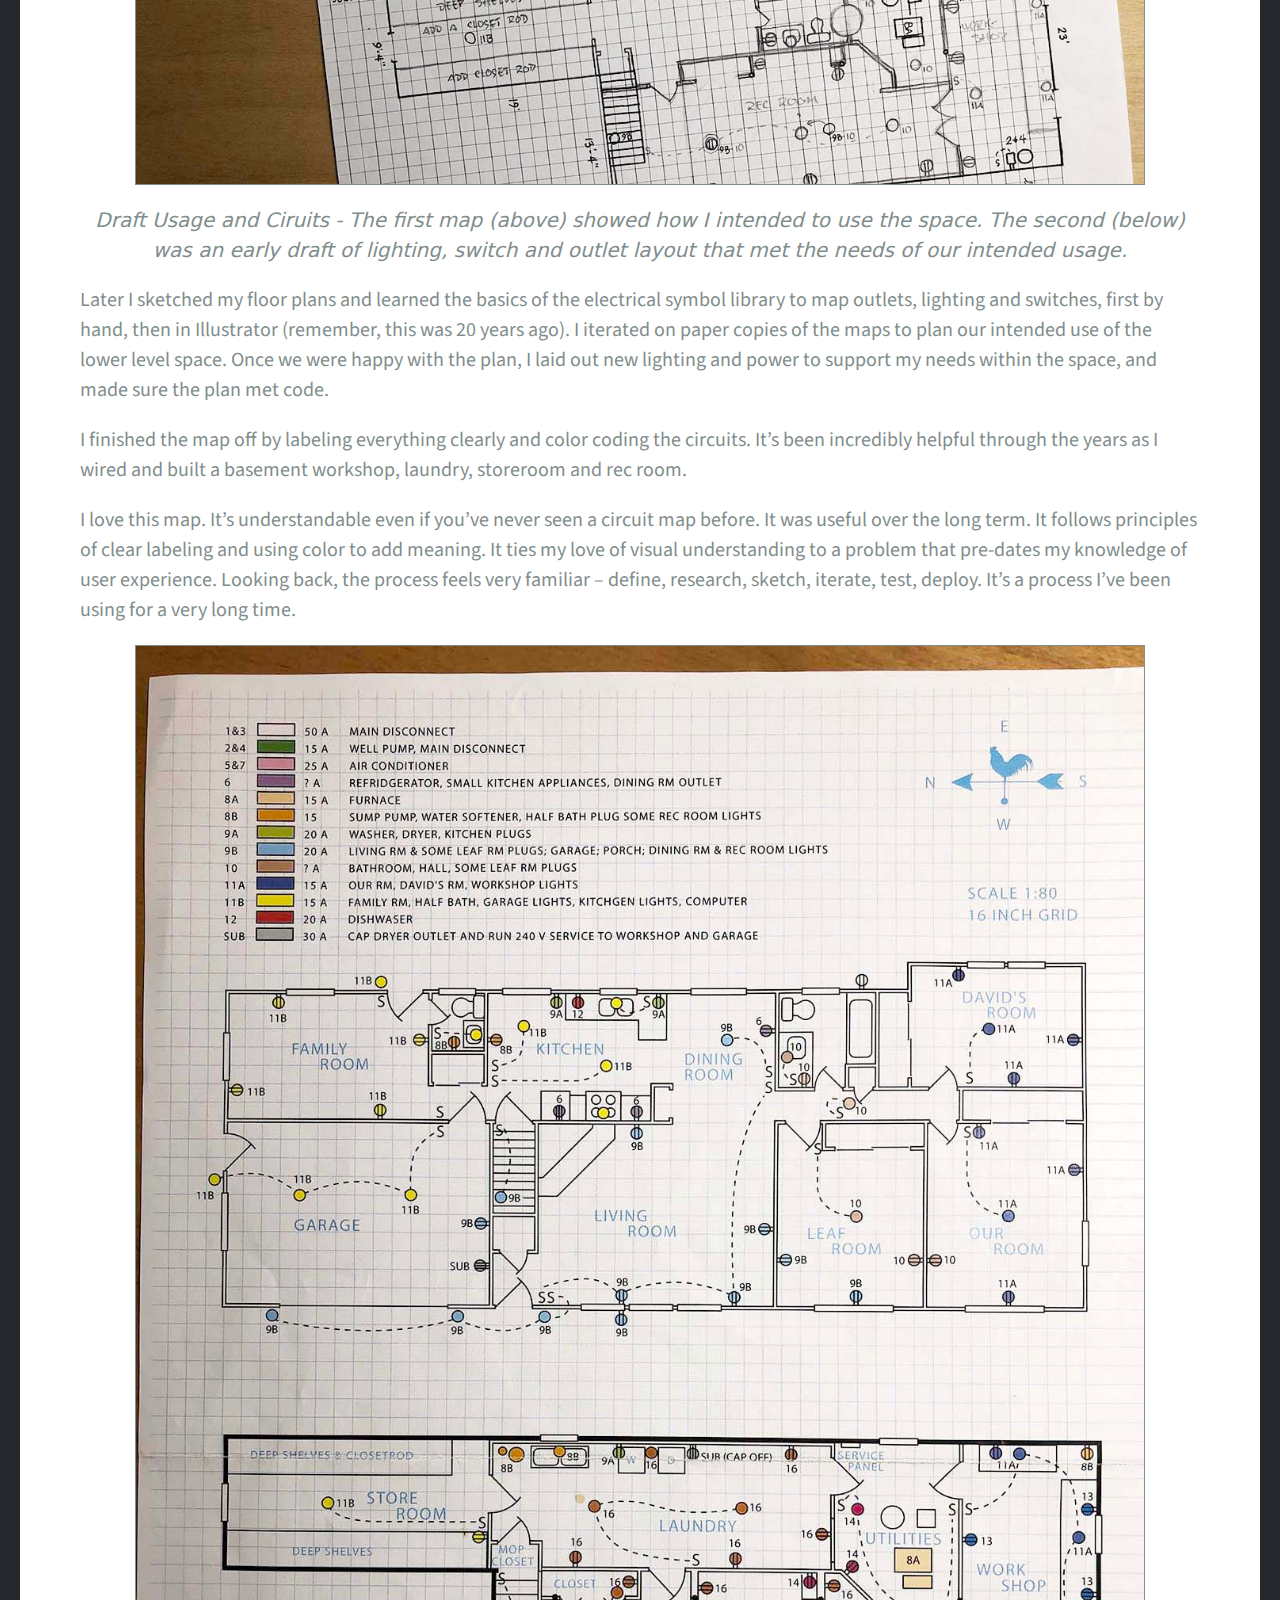
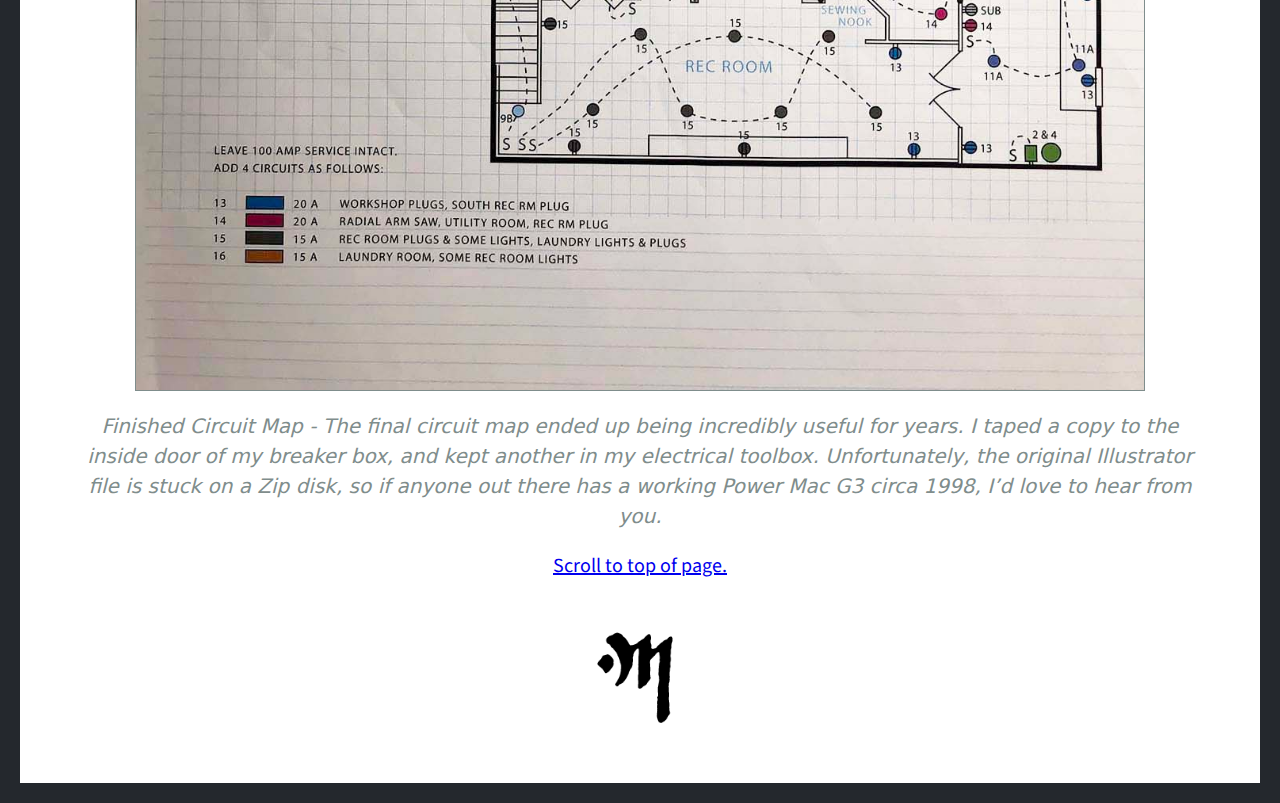
<file: pages/ia.html>
<!DOCTYPE html>
<html>
<head>
  <meta charset="UTF-8">
  <title>Michael May UX - Information Architecture</title>
  <link href="https://fonts.googleapis.com/css?family=Hind+Siliguri:700|PT+Serif+Caption|Source+Sans+Pro:400,400i,700,700i&display=swap" rel="stylesheet">

  <!--Source Sans Pro 400 reg, 400 italic, 700 bold, 700 bold italic-->
  <!--PT Serif Caption 400 reg, 400 italic-->
  <!--Hind Siliguri 700-->

  <link rel="stylesheet" href="../styles/styles.css">

</head>

<body>

  <h1>MICHAEL MAY UX</h1>
  <hr class="header-rule"/>
  <h2 class="tagline">User Experience & Visual Design in the Milwaukee Area</h2>

  <!--Main menu appears on all pages-->
  <!--End of header-->

  <!--Centered nav per w3school-->
    <div class="navbar">
      <a href="../index.html">HOME</a>
      <a href="design-ops.html">DESIGN OPS</a>
      <a class="active" href="#">IA</a>
      <a href="interaction.html">INTERACTION</a>
      <a href="visual.html">VISUAL</a>
      <a href="research.html">RESEARCH</a>
    </div>



  <h2 id="ia-top">
  INFORMATION ARCHITECTURE WORK    <!--Page title-->
  </h2>

  <hr/>

<div class="portfolio-list">   <!--Begin featured portfolio items-->

  <a href="#ia-nav-screen-ids">
    <div class="portfolio-item">
      <img src="../images/ia-nav-ftr-testing-artifacts-840x700.jpg" alt="navigational card sort artifacts"/>
      <h3 class="center">NAV & SCREEN IDS</h3>
      <p class="tag">IA, usability testing</p>
    </div>
  </a>

  <a href="#ia-magazine-site">
  <div class="portfolio-item">
     <img class="no-border" src="../images/ia-swppc_featr-840x700.jpg" alt="magazine site launch"/>
     <h3 class="center">MAGAZINE SITE</h3>
     <p class="tag">IA, research</p>
   </div>
  </a>

  <a href="#ia-circuit-map">
    <div class="portfolio-item">
      <img src="../images/ia-circuit-map-ftr-840x700.jpg" alt="circuit map thumbnail image"/>
      <h3 class="center">CIRCUIT MAP</h3>
      <p class="tag">IA, research</p>
    </div>
  </a>

</div>    <!--End featured portfolio items-->


    <hr/>


<!--Start IA portfolio item 1-->


  <img id="ia-nav-screen-ids" class="space-bottom" src="../images/ia-nav-card-sort_test-1272.jpg" alt="results of physical card sort"/>
    <h3 class="center">Nav & Screen IDs</h3>
      <p class="tag">IA, usability testing</p>

      <p>When work started on the navigational architecture for our claims system, organization was based on two influences: 1) the old claim system, and 2) the structure the team imposed on the screens we were designing. A third influence – a card sort that I conducted with users – upended several organizational assumptions we'd begun the project with.</p>

    <h4>The Card Sort</h4>
      <p>The results of the card sort surprised the design team. Things we thought of as top level categories (eg. Document, Provider), users saw as being merely attributes of a claim, and not categories at all.</p>

      <p>The hierarchy discovered during the card sort was included in a more widely distributed poll to users. It largely supplanted the structure that the design team had imagined.</p>

      <img class="no-border" src="../images/ia-nav-fox-poll-1272.png" alt="competing claims system navigational structures"/>

      <p>Eventually the nav that made the most sense to users was turned into a site map. Here top level nav categories are shown in pale blue, and pages accessible from the mega menu nav can be identified by the purple tags. It’s worth noting that the vast majority of navigation in FOX is done through either a command field interface or page level navigational links. The mega menu itself chiefly serves new users and users new to a role (e.g. users moving from Claims to the CPU or Checks Teams, for example).</p>

      <img class="space-bottom" src="../images/ia-nav-fox-sitemap-1272.jpg" alt="final cliams system site map"/>

    <h4>Screen IDs</h4>
      <p>As we continued to work with the old claim system, one feature – screen IDs - proved incredibly useful. Each screen in the old system had a unique 4-character identifying code on the footer, which allowed the project team to refer to screens with clarity even when screen titles were long, confusing, or similar (eg. “Process Claim - Medicare Supplement Screen A”, “Process Claim - Medicare Supplement Screen B”). With the old screen ID system having proved its utility, I advocated for a new screen indexing system for the new claims processing application. Such a system would need to accommodate existing screens which were being modernized (but remained functionally the same) and new custom screens, which were consolidations of existing screens or entirely new functionality.</p>

      <img class="no-border size-med" src="../images/ia-nav-screen-ID-illus-613.png" alt="annotation of screen id cataloging system"/>

      <p>I was convinced that the new system should have some shorthand meaning to even first time user – a feature the old system lacked. I also wanted to include the IA, so it was clear where the screen existed within the app’s navigational structure. Eventually my list of qualities expanded to include the following:
      <ul>
        <li><strong>Contextual -</strong> a prefix that helps users understand where the page lives within the navigational IA</li>
        <li><strong>Semantic -</strong> for custom pages, the Prefix and Identifier together can be read as a kind of shorthand for the screen title; they suggest the page’s actual use</li>
        <li><strong>Backwards compatible -</strong> for modernized screens, the identifier was the old 4-character ID. This tells us at a glance both which screens were custom and which were modernized, and provided a Rosetta Stone as we moved back and forth between old screen functionality and new screen UI.</li>
        <li><strong>Detailed -</strong> Complex pages were broken into page tabs. The suffix communicates your location within the page tab structure. Pages without tabs were assigned a value of “00.” Broadly, the suffix indexes page complexity.</li>
      </ul>

      <p>So how useful is the new indexing system? The real test will come when the next big research or design phase is reached. Hopefully future researchers will be as happy with it as I was to find the old screen index.</p>

    <h4>Screen Catalog Spreadsheet</h4>
      <p>Having come to UX from a visual background, I didn’t have a built-in appreciation for spreadsheets. My exposure to them had been limited. My work with the claims system nav brought me to appreciate and even love Excel. I eventually found the most useful expression of the site map was the spreadsheet inventory.</p>

       <img src="../images/ia-nav-excel-site-map-1155.png" alt="claims system site map spreadsheet"/>

      <p>It was easy to add dimensions to the spreadsheet as our needs evolved. For example, over time I added columns to track visual design status, page title and favicon, open questions and tags for high-use screens and usability issues.</p>



    <p class="center"><a href="#ia-top">Scroll to top of page.</a></p>
    <br>
    <hr/>
    <br>

<!--End IA portfolio item 1-->


<!--Start IA portfolio item 2-->

   <img id="ia-magazine-site" class="no-border space-bottom" src="../images/ia-swppc_lead-group-1272x656.jpg" alt="professional painting contractor magazine print and web issues"/>
   <h3 class="center">Magazine Site</h3>
    <p class="tag">IA, research</p>

    <p>In 2016 I successfully launched a website for Professional Painting Contractor (PPC) magazine. Engagement soared over the previous digital flipbook offering, with over 700% more unique visitors, 1,000% more page views, and 1,700% more clicks in its first year. PPC is still produced in print as well, with a circulation of nearly 300,000.</p>
 
    <h4>Organize and Reorganize </h4>
      <p>PPC was my first magazine site. There were several new problems to solve. I drew up wireframes to define how content would be organized and focus attention on the navigational needs of users. Collaboration with the product team resulted in additional content such as a video sidebar, diversified offerings to advertisers and long form digital-only content. </p>

      <img class="no-border" src="../images/ia-swppc_categorization_1272x540.jpg" alt="content catagorization working board for sherwin-williams contrator magazine"/>
      <p class="image-caption">In the transition to web, the magazine’s 26 print departments were consolidated under 7 menu headings to create a user-friendly nav bar. Departments were organized first into related content clouds (left), then each cloud was named for the site’s main content menu (right). </p>

      <br>

      <img class="no-border" src="../images/ia-swppc_wireframe_1272x683.png" alt="site wireframe for sherwin-williams contractor magazine"/>
      <p class="image-caption">An early site wireframe, showing rough screen space hierarchy and navigational handles. Later in the site’s evolution, we added content categories and advertising accommodations.</p>
 
    <h4>Prototype </h4>
      <p>One of the benefits of working in a small division is the opportunity to learn a lot, quickly, across mediums. This generates opportunities to pilot projects outside your comfort zone. In this case, the need was to prototype and create the site without a developer. So… WordPress. Several robust magazine templates were available, and established publication sites provided both inspiration and a few warning signs.</p>

      <img class="no-border" src="../images/ia-swppc_2up-initial-content_1272x620.jpg" alt="content plan for contractor magazine launch issue"/>
      <p class="image-caption">The site was initially populated with regular spring issue editorial, and fleshed out with selected back issue content wherever categories were thin. In the transition to web, the number of named departments was consolidated to create a user-friendly nav bar.</p>

      <p>From the beginning of the project, WordPress was well suited to our needs. PPC had been in continuous publication for 26 years, and I had a mountain of high-quality content in hand. The CMS allowed me to quickly upload actual text and photos securely. I created my first working prototype of the PPC site in about two days. The results were impressive enough to unite the rest of the product team behind the project, win approval from the client, and launch the site as a pilot program.</p>

      <img class="no-border" src="../images/ia-swppc_site-search_1272x400.jpg" alt="sherwin-williams contractor magazine digital launch"/>

      <p>The serial nature of magazines made iterative improvements to the site natural. Since launch, we’ve added more outbound links to SW product specs and increased cross-references within the magazine site to shortcut readers to related content. Another improvement has been the introduction of entirely new types of web-only long-form content that simply wasn’t possible in print.</p>

      <img class="no-border" src="../images/ia-swppc_longform-content-tweens_LR.gif" alt="contractor magazine web only long form content"/>
      <p class="image-caption">In print, the National Painting Week survey ran as 400 words of editorial on a single page with a spot illustration. Without page constraints, the web version blossomed into a scrolling infographic, with most of the copy expressed in graphs.</p>

    <p class="center"><a href="#ia-top">Scroll to top of page.</a></p>
    <br>
    <hr/>
    <br>

<!--End IA portfolio item 2-->


<!--Start IA portfolio item 3-->

   <img id="ia-circuit-map" class="space-bottom" src="../images/ia-circuit-map-lead-1272.jpg" alt="detail of finished circuit map"/>
  <h3 class="center">Circuit Map</h3>
    <p class="tag">IA, research</p>

    <p>This circuit map is an information architecture problem that's an unfiltered expression of my personal design philosophy. It's an entirely personal project that ties IA to data visualization.</p>

    <h4>The Backstory</h4>
      <p>20 years ago, I was house shopping. I found an unremarkable 3-bedroom ranch with an unfinished basement. This story really starts with that basement. There was nothing built on the lower level at all; it was a completely blank canvas. I’m a builder, so this was a selling point. We bought the house. Shortly after we moved in, I began mapping the home electrical system, knowing that I’d someday want to finish the basement and add circuits.</p>

    <h4>The Process</h4>
      <p>I started by making a table of the existing circuits in the service box and calculating the capacity and total load on each. A few were underutilized and were capable of powering lighting for future living space. Others were unused entirely as appliances moved from electric to gas, and I rerouted these to the workshop and garage.</p>

      <img src="../images/ia-circuit-load-worksheets-1272.jpg" alt="circuit load worksheets"/>

      <p class="image-caption" >Circuit Load Worksheets - These are essentially blank tables that the user fills in to compare total demand on each circuit to safe capacity (in watts). The results show which circuits have unused capacity and which are at risk of overload.</p>

      <img src="../images/ia-draft-maps-1272.jpg" alt="rough usage and circuit maps"/>

      <p class="image-caption" >Draft Usage and Ciruits - The first map (above) showed how I intended to use the space. The second (below) was an early draft of lighting, switch and outlet layout that met the needs of our intended usage.</p>

      <p>Later I sketched my floor plans and learned the basics of the electrical symbol library to map outlets, lighting and switches, first by hand, then in Illustrator (remember, this was 20 years ago). I iterated on paper copies of the maps to plan our intended use of the lower level space. Once we were happy with the plan, I laid out new lighting and power to support my needs within the space, and made sure the plan met code.</p>

      <p>I finished the map off by labeling everything clearly and color coding the circuits. It’s been incredibly helpful through the years as I wired and built a basement workshop, laundry, storeroom and rec room.</p>

      <p>I love this map. It’s understandable even if you’ve never seen a circuit map before. It was useful over the long term. It follows principles of clear labeling and using color to add meaning. It ties my love of visual understanding to a problem that pre-dates my knowledge of user experience. Looking back, the process feels very familiar – define, research, sketch, iterate, test, deploy. It’s a process I’ve been using for a very long time.</p>

      <img src="../images/ia-circuit-map-1272.jpg" alt="final labeled and color coded circuit map"/>
      
      <p class="image-caption" >Finished Circuit Map - The final circuit map ended up being incredibly useful for years. I taped a copy to the inside door of my breaker box, and kept another in my electrical toolbox. Unfortunately, the original Illustrator file is stuck on a Zip disk, so if anyone out there has a working Power Mac G3 circa 1998, I’d love to hear from you.</p>

    <p class="center"><a href="#ia-top">Scroll to top of page.</a></p>
    <br>

<!--End IA portfolio item 3-->


    <a href="../index.html">
    <img class="logo-end-bug" src="../images/michaelmayGD-sig-512x512.png" alt="Michael May logo mark">
    </a>

</body>

</html>
</file>
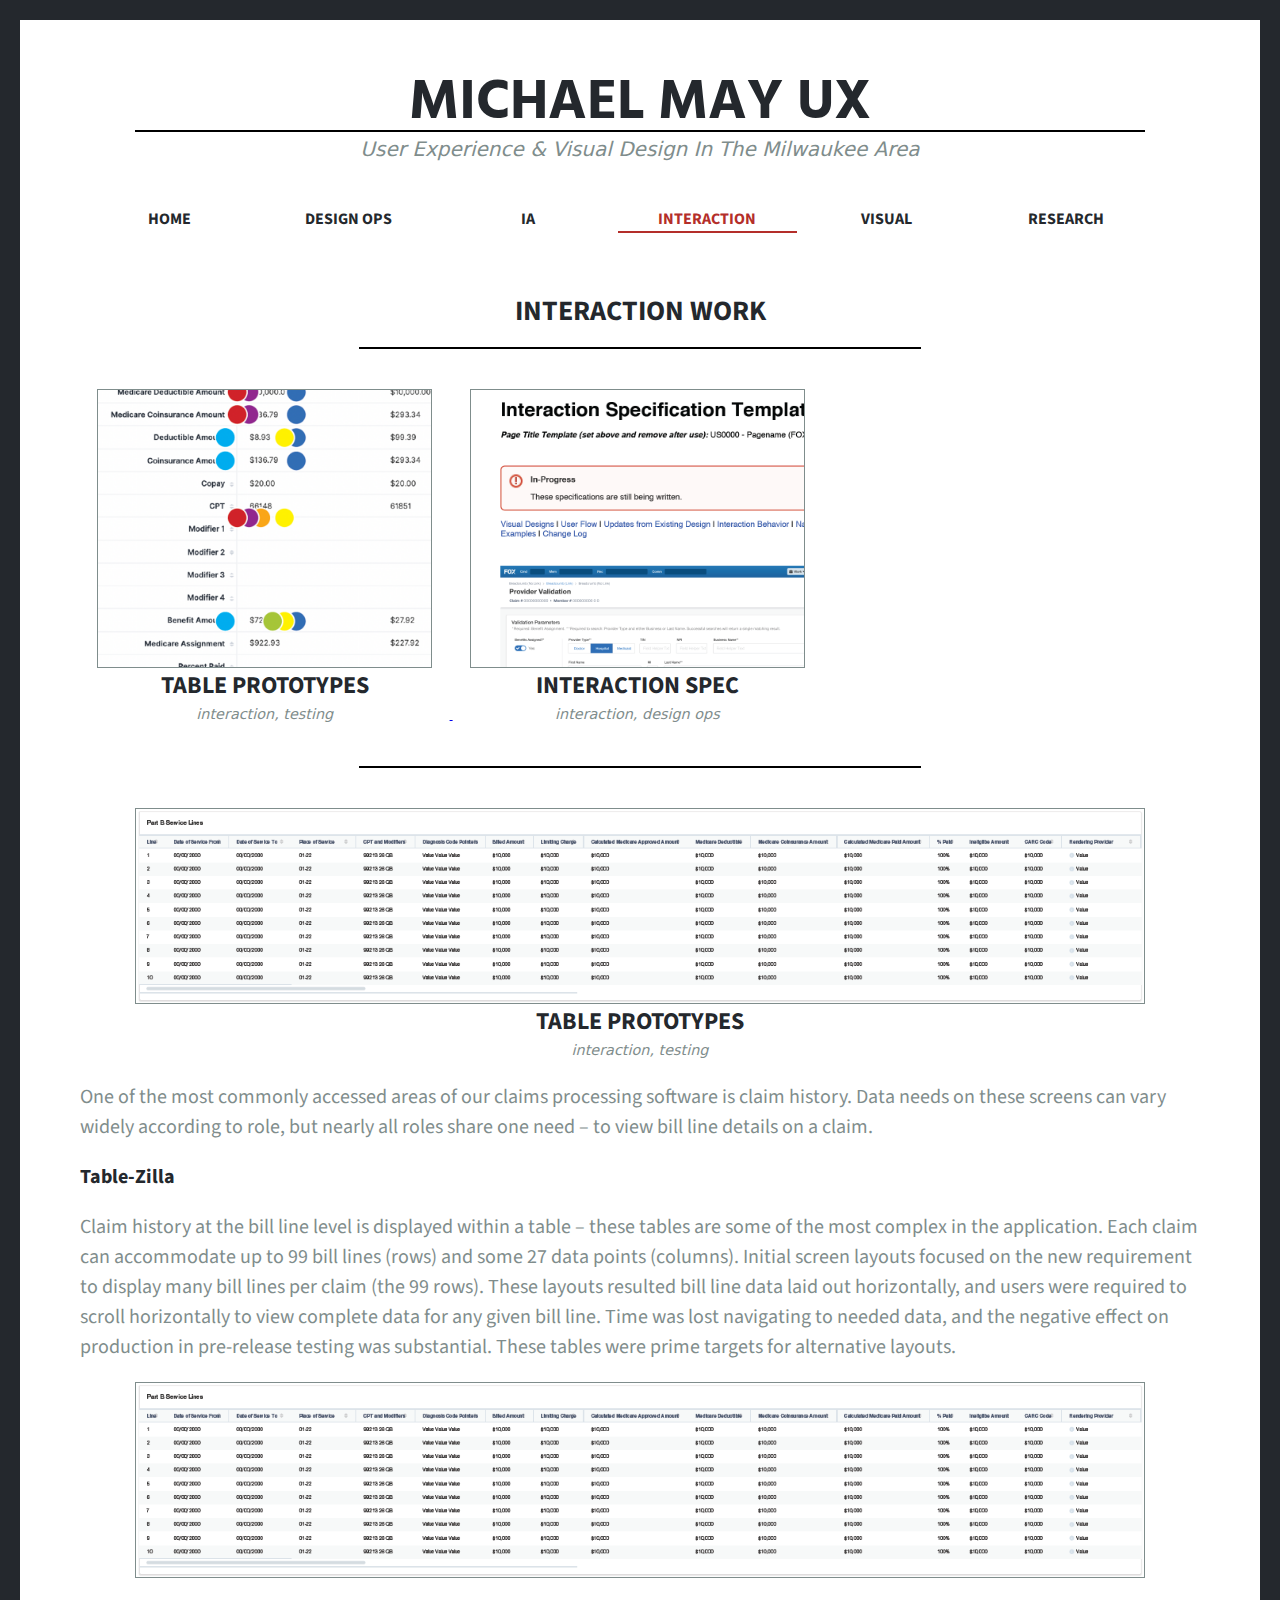
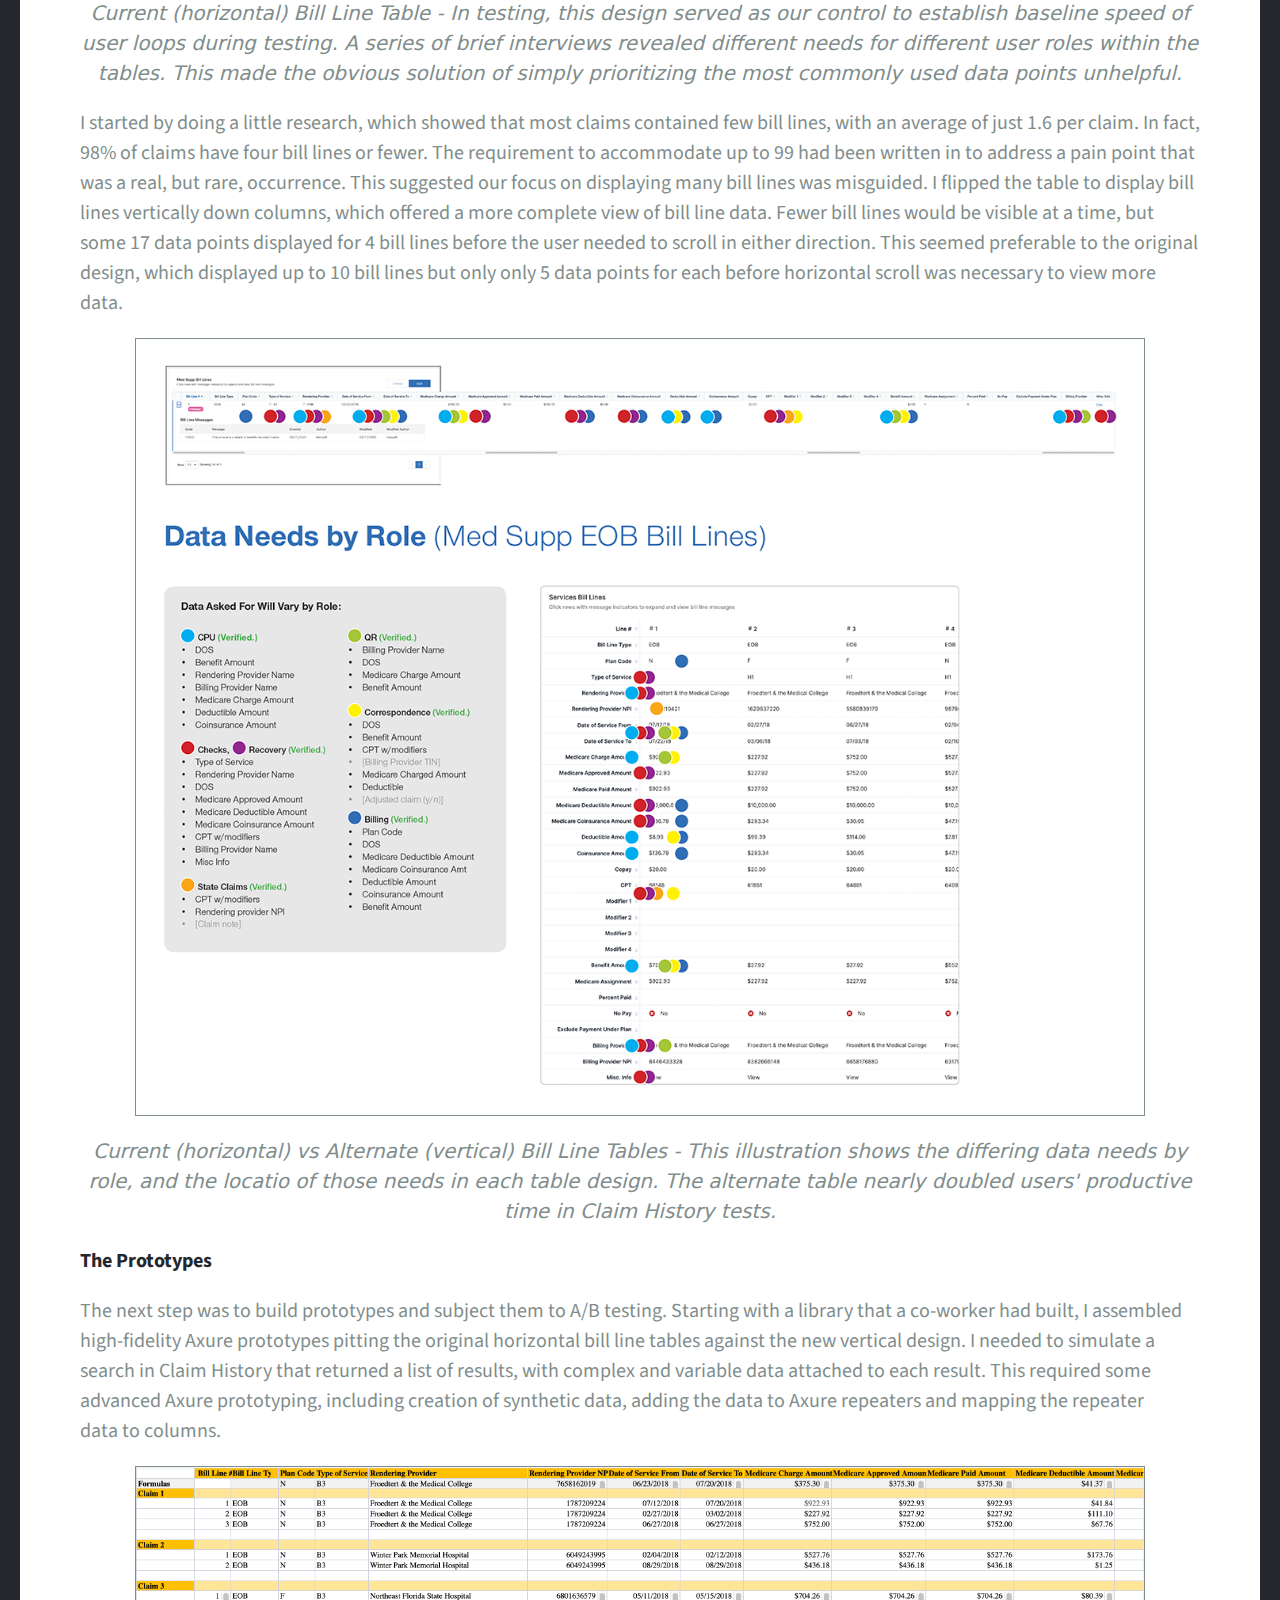
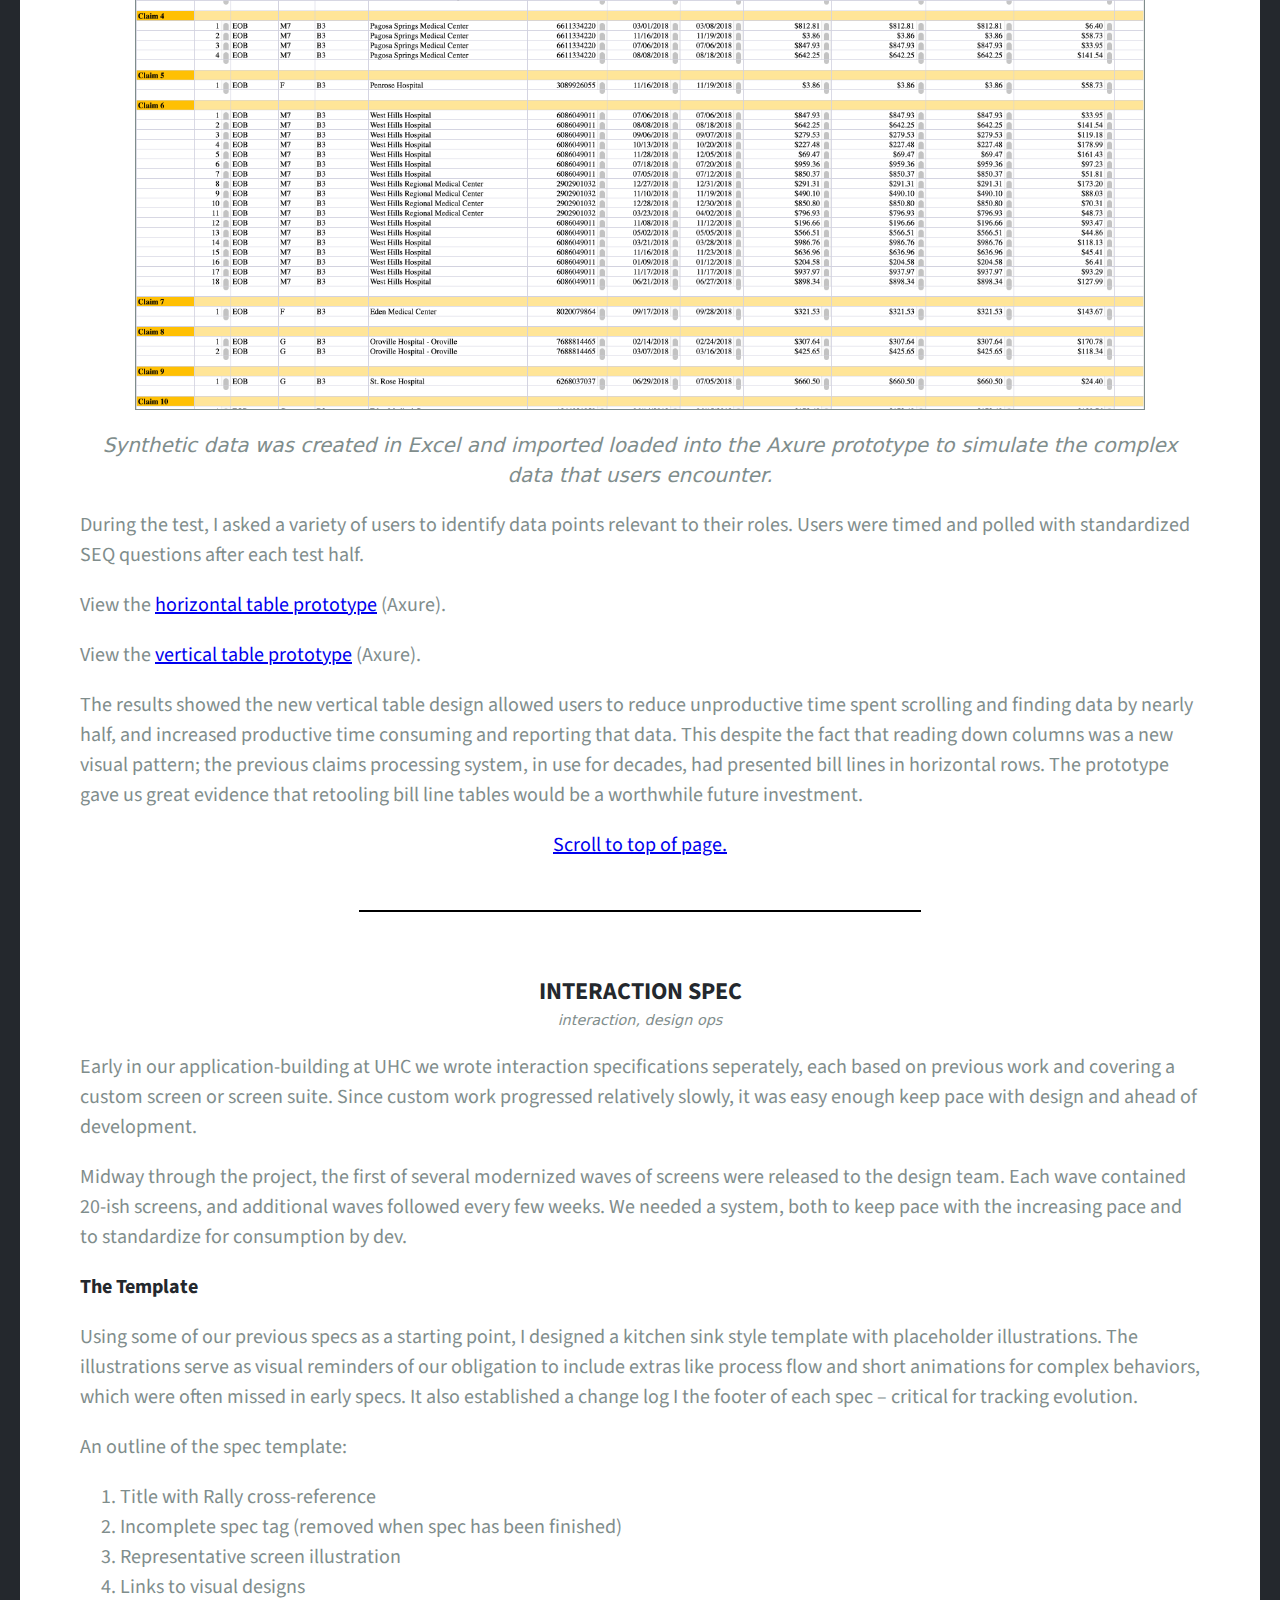
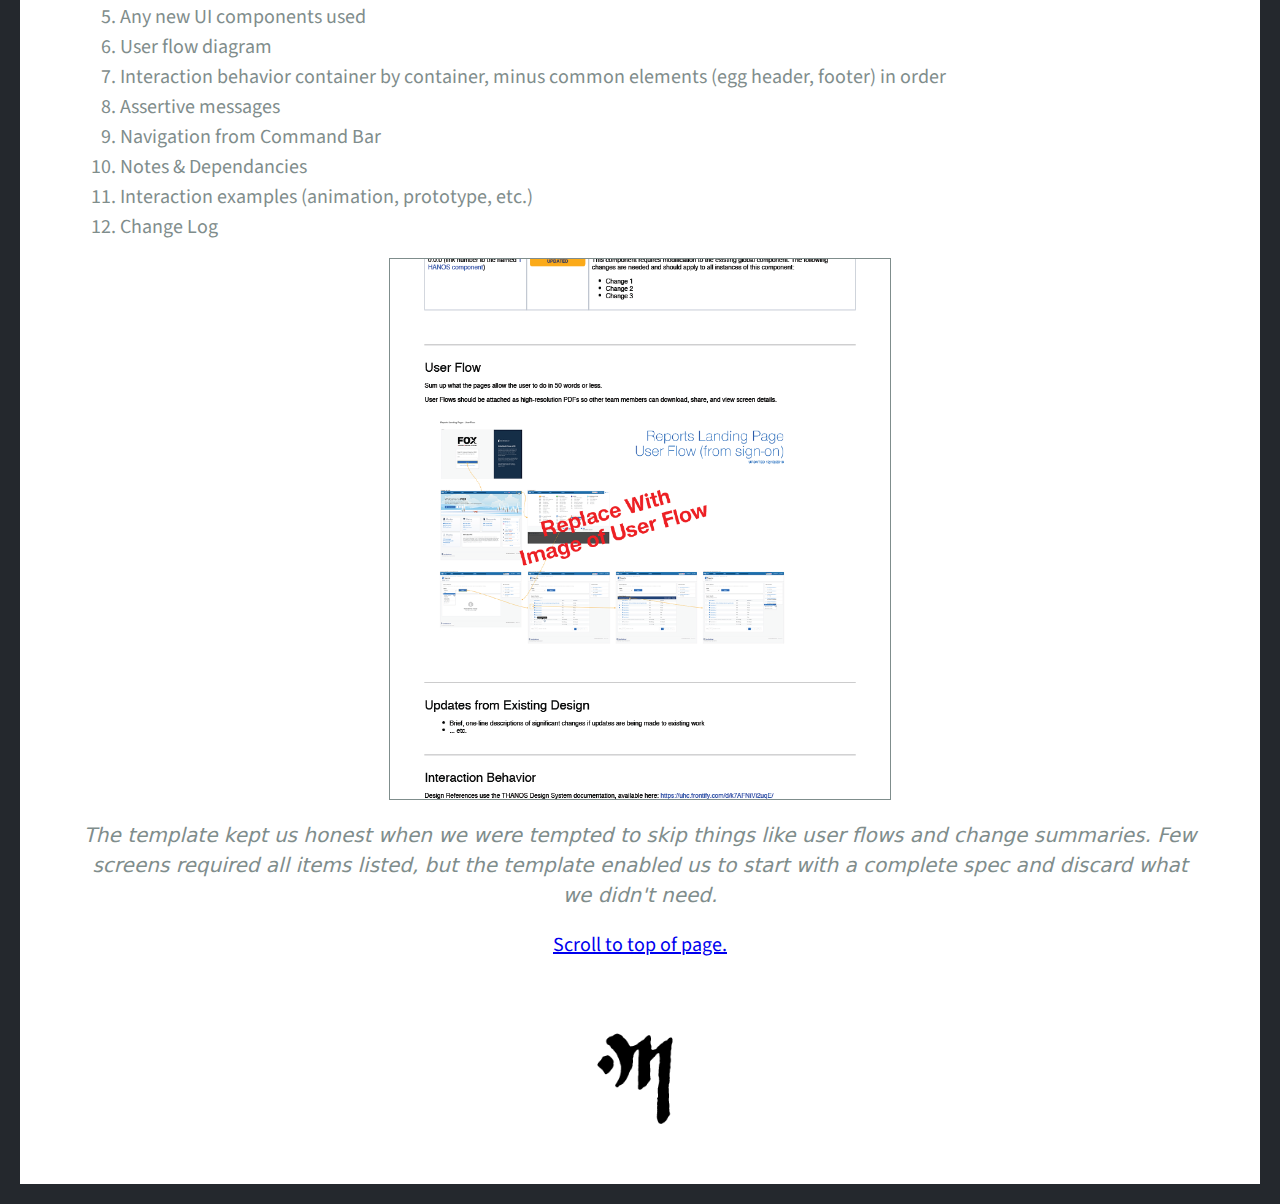
<file: pages/interaction.html>
<!DOCTYPE html>
<html>
<head>
  <meta charset="UTF-8">
  <title>Michael May UX - Interaction Work</title>
  <link href="https://fonts.googleapis.com/css?family=Hind+Siliguri:700|PT+Serif+Caption|Source+Sans+Pro:400,400i,700,700i&display=swap" rel="stylesheet">

  <!--Source Sans Pro 400 reg, 400 italic, 700 bold, 700 bold italic-->
  <!--PT Serif Caption 400 reg, 400 italic-->
  <!--Hind Siliguri 700-->

  <link rel="stylesheet" href="../styles/styles.css">

</head>

<body>

  <h1>MICHAEL MAY UX</h1>
  <hr class="header-rule"/>
  <h2 class="tagline">User Experience & Visual Design in the Milwaukee Area</h2>

  <!--Main menu appears on all pages-->
  <!--End of header-->

  <!--Centered nav per w3school-->
    <div class="navbar">
      <a href="../index.html">HOME</a>
      <a href="design-ops.html">DESIGN OPS</a>
      <a href="ia.html">IA</a>
      <a class="active" href="#">INTERACTION</a>
      <a href="visual.html">VISUAL</a>
      <a href="research.html">RESEARCH</a>
    </div>



  <h2 id="interaction-top">
INTERACTION WORK    <!--Page title-->
  </h2>

    <hr/>

  <div class="portfolio-list">   <!--Begin featured portfolio items-->

    <a href="#interaction-table-prototypes">
      <div class="portfolio-item">
        <img src="../images/interaction-table-ftr-840x700.png" alt="table prototypes thumbnail image"/>
        <h3 class="center">TABLE PROTOTYPES</h3>
        <p class="tag">interaction, testing</p>
      </div>
    </a>

  <a href="#interaction-interaction-spec">
    <div class="portfolio-item">
      <img src="../images/interaction-spec-ftr-840-x700.png" alt="interaction specification thumbnail image"/>
      <h3 class="center">INTERACTION SPEC</h3>
      <p class="tag">interaction, design ops</p>
    </div>
  </a>

  </div>   <!--End featured portfolio items-->

  <hr/>

<!--Start Interaction portfolio item 1-->

  <img id="interaction-table-prototypes" src="../images/interaction-tables-horiz-full.png" alt="horizontal table prototype"/>
  <h3 class="center">TABLE PROTOTYPES</h3>
  <p class="tag">interaction, testing</p>


    <p>One of the most commonly accessed areas of our claims processing software is claim history. Data needs on these screens can vary widely according to role, but nearly all roles share one need – to view bill line details on a claim.</p>

    <h4>Table-Zilla</h4>

      <p>Claim history at the bill line level is displayed within a table – these tables are some of the most complex in the application. Each claim can accommodate up to 99 bill lines (rows) and some 27 data points (columns). Initial screen layouts focused on the new requirement to display many bill lines per claim (the 99 rows). These layouts resulted bill line data laid out horizontally, and users were required to scroll horizontally to view complete data for any given bill line. Time was lost navigating to needed data, and the negative effect on production in pre-release testing was substantial. These tables were prime targets for alternative layouts.</p>

      <img src="../images/interaction-tables-horiz-full.png" alt="current state horizontal bill line table showing differing data needs by role"/>
      <p class="image-caption">Current (horizontal) Bill Line Table - In testing, this design served as our control to establish baseline speed of user loops during testing. A series of brief interviews revealed different needs for different user roles within the tables. This made the obvious solution of simply prioritizing the most commonly used data points unhelpful.</p>

      <p>I started by doing a little research, which showed that most claims contained few bill lines, with an average of just 1.6 per claim. In fact, 98% of claims have four bill lines or fewer. The requirement to accommodate up to 99 had been written in to address a pain point that was a real, but rare, occurrence. This suggested our focus on displaying many bill lines was misguided. I flipped the table to display bill lines vertically down columns, which offered a more complete view of bill line data. Fewer bill lines would be visible at a time, but some 17 data points displayed for 4 bill lines before the user needed to scroll in either direction. This seemed preferable to the original design, which displayed up to 10 bill lines but only only 5 data points for each before horizontal scroll was necessary to view more data.</p>

      <img src="../images/interaction-table-vert-use-1272.png" alt="current and alternate vertical bill line table designs showing differing data need by role"/>
      <p class="image-caption">Current (horizontal) vs Alternate (vertical) Bill Line Tables - This illustration shows the differing data needs by role, and the locatio  of those needs in each table design. The alternate table nearly doubled users' productive time in Claim History tests.</p>

    <h4>The Prototypes</h4>

      <p>The next step was to build prototypes and subject them to A/B testing. Starting with a library that a co-worker had built, I assembled high-fidelity Axure prototypes pitting the original horizontal bill line tables against the new vertical design. I needed to simulate a search in Claim History that returned a list of results, with complex and variable data attached to each result. This required some advanced Axure prototyping, including creation of synthetic data, adding the data to Axure repeaters and mapping the repeater data to columns.</p>

      <img src="../images/interaction-tables-synth-data.png" alt="synthetic data for the bill line table prototypes"/>
      <p class="image-caption">Synthetic data was created in Excel and imported loaded into the Axure prototype to simulate the complex data that users encounter.</p>

      <p>During the test, I asked a variety of users to identify data points relevant to their roles. Users were timed and polled with standardized SEQ questions after each test half.</p>

      <p>View the <a href="https://r3oab7.axshare.com" target="_blank">horizontal table prototype</a> (Axure).</p>

      <p>View the <a href="https://t137nz.axshare.com" target="_blank">vertical table prototype</a> (Axure).</p>

      <p>The results showed the new vertical table design allowed users to reduce unproductive time spent scrolling and finding data by nearly half, and increased productive time consuming and reporting that data. This despite the fact that reading down columns was a new visual pattern; the previous claims processing system, in use for decades, had presented bill lines in horizontal rows. The prototype gave us great evidence that retooling bill line tables would be a worthwhile future investment.</p>

    <p class="center"><a href="#interaction-top">Scroll to top of page.</a></p>
    <br>
    <hr/>
    <br>

<!--End Interaction portfolio item 1-->


<!--Start Interaction portfolio item 2-->

<h3 id="interaction-interaction-spec" class="center">INTERACTION SPEC</h3>
<p class="tag">interaction, design ops</p>

      <p>Early in our application-building at UHC we wrote interaction specifications seperately, each based on previous work and covering a custom screen or screen suite. Since custom work progressed relatively slowly, it was easy enough keep pace with design and ahead of development.</p>

      <p>Midway through the project, the first of several modernized waves of screens were released to the design team. Each wave contained 20-ish screens, and additional waves followed every few weeks. We needed a system, both to keep pace with the increasing pace and to standardize for consumption by dev.</p>

    <h4>The Template</h4>

      <p>Using some of our previous specs as a starting point, I designed a kitchen sink style template with placeholder illustrations. The illustrations serve as visual reminders of our obligation to include extras like process flow and short animations for complex behaviors, which were often missed in early specs. It also established a change log I the footer of each spec – critical for tracking evolution.</p>

      <p>An outline of the spec template:</p>
      <ol>
        <li>Title with Rally cross-reference</li>
        <li>Incomplete spec tag (removed when spec has been finished)</li>
        <li>Representative screen illustration</li>
        <li>Links to visual designs</li>
        <li>Any new UI components used</li>
        <li>User flow diagram</li>
        <li>Interaction behavior container by container, minus common elements (egg header, footer) in order</li>
        <li>Assertive messages</li>
        <li>Navigation from Command Bar</li>
        <li>Notes & Dependancies</li>
        <li>Interaction examples (animation, prototype, etc.)</li>
        <li>Change Log</li>
    </ol>

    <img class="size-med" src="../images/interaction-spec-1272.png" alt="excerpt from interaction specification template"/>

    <p class="image-caption">The template kept us honest when we were tempted to skip things like user flows and change summaries. Few screens required all items listed, but the template enabled us to start with a complete spec and discard what we didn't need.</p>

    <p class="center"><a href="#interaction-top">Scroll to top of page.</a></p>
    <br>
    <br>

<!--End Interaction portfolio item 2-->

    <a href="../index.html">
    <img class="logo-end-bug" src="../images/michaelmayGD-sig-512x512.png" alt="Michael May logo mark">
    </a>

</body>

</html>
</file>
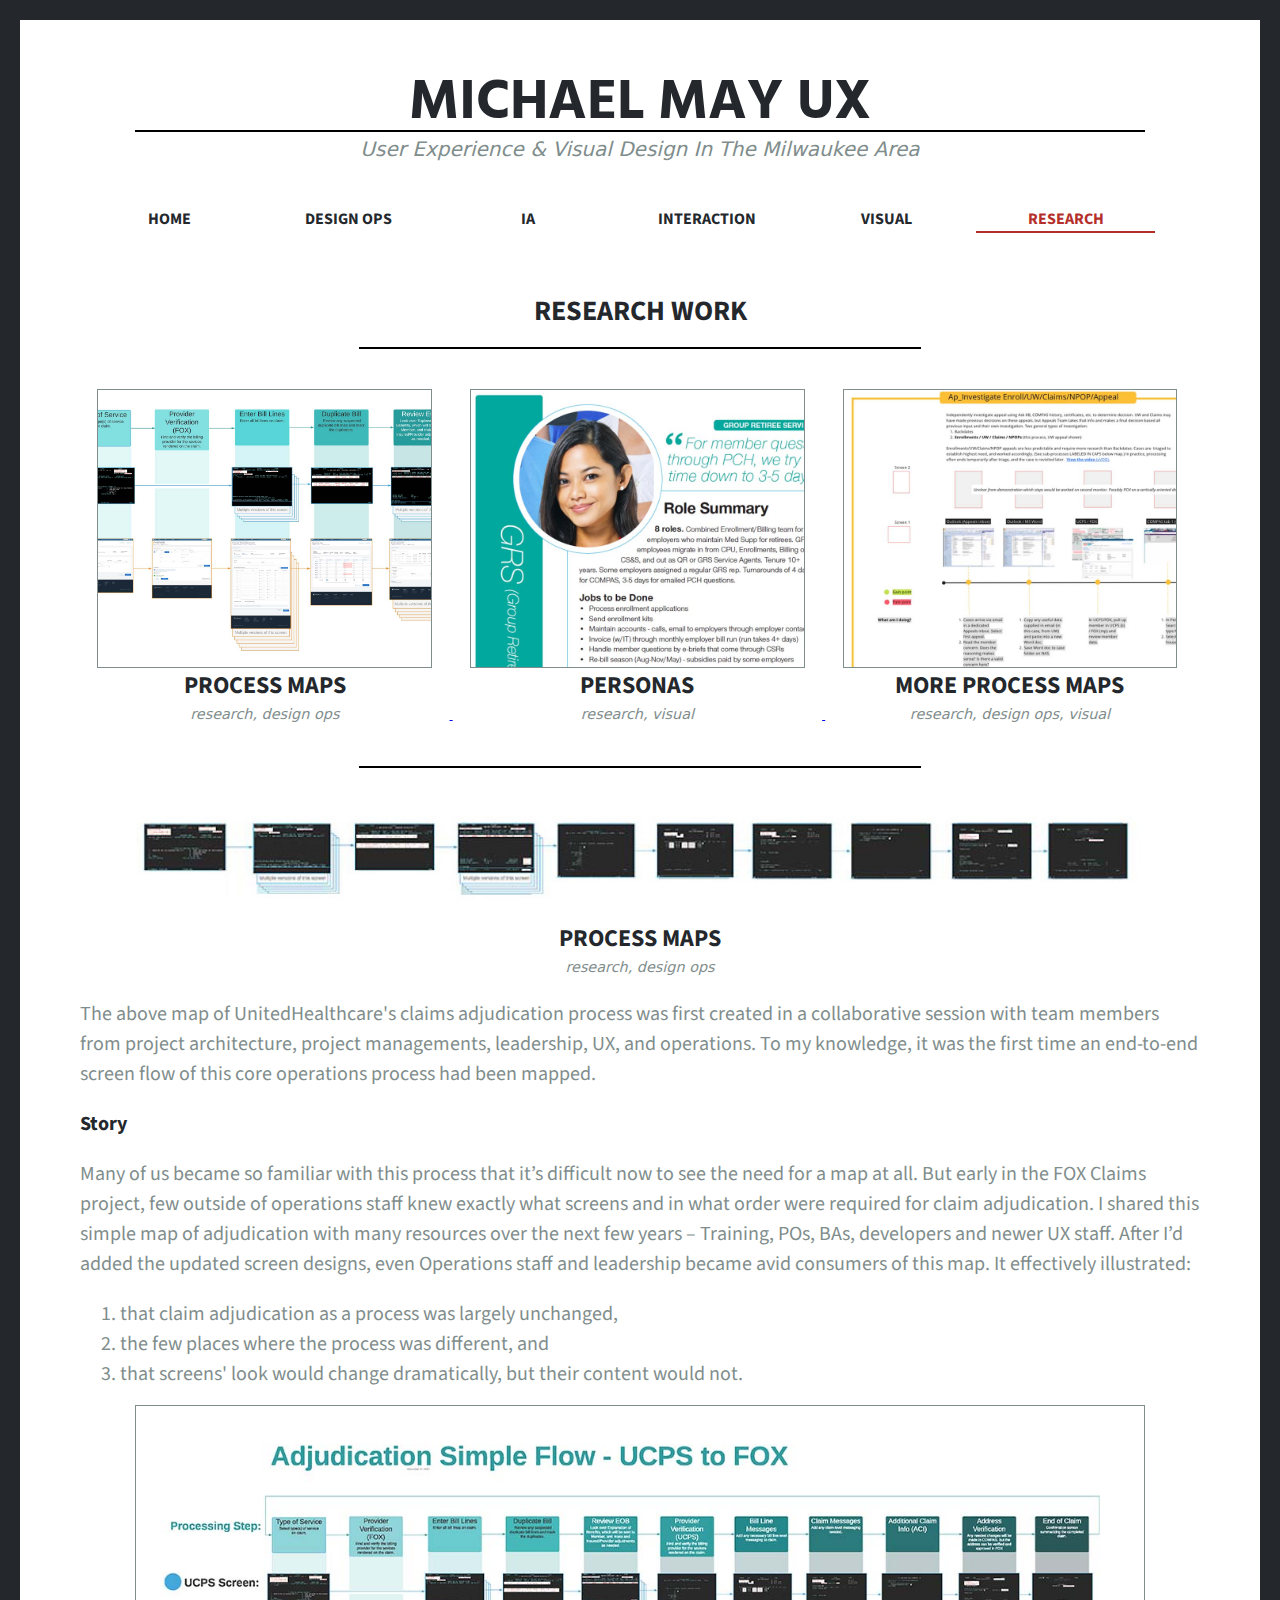
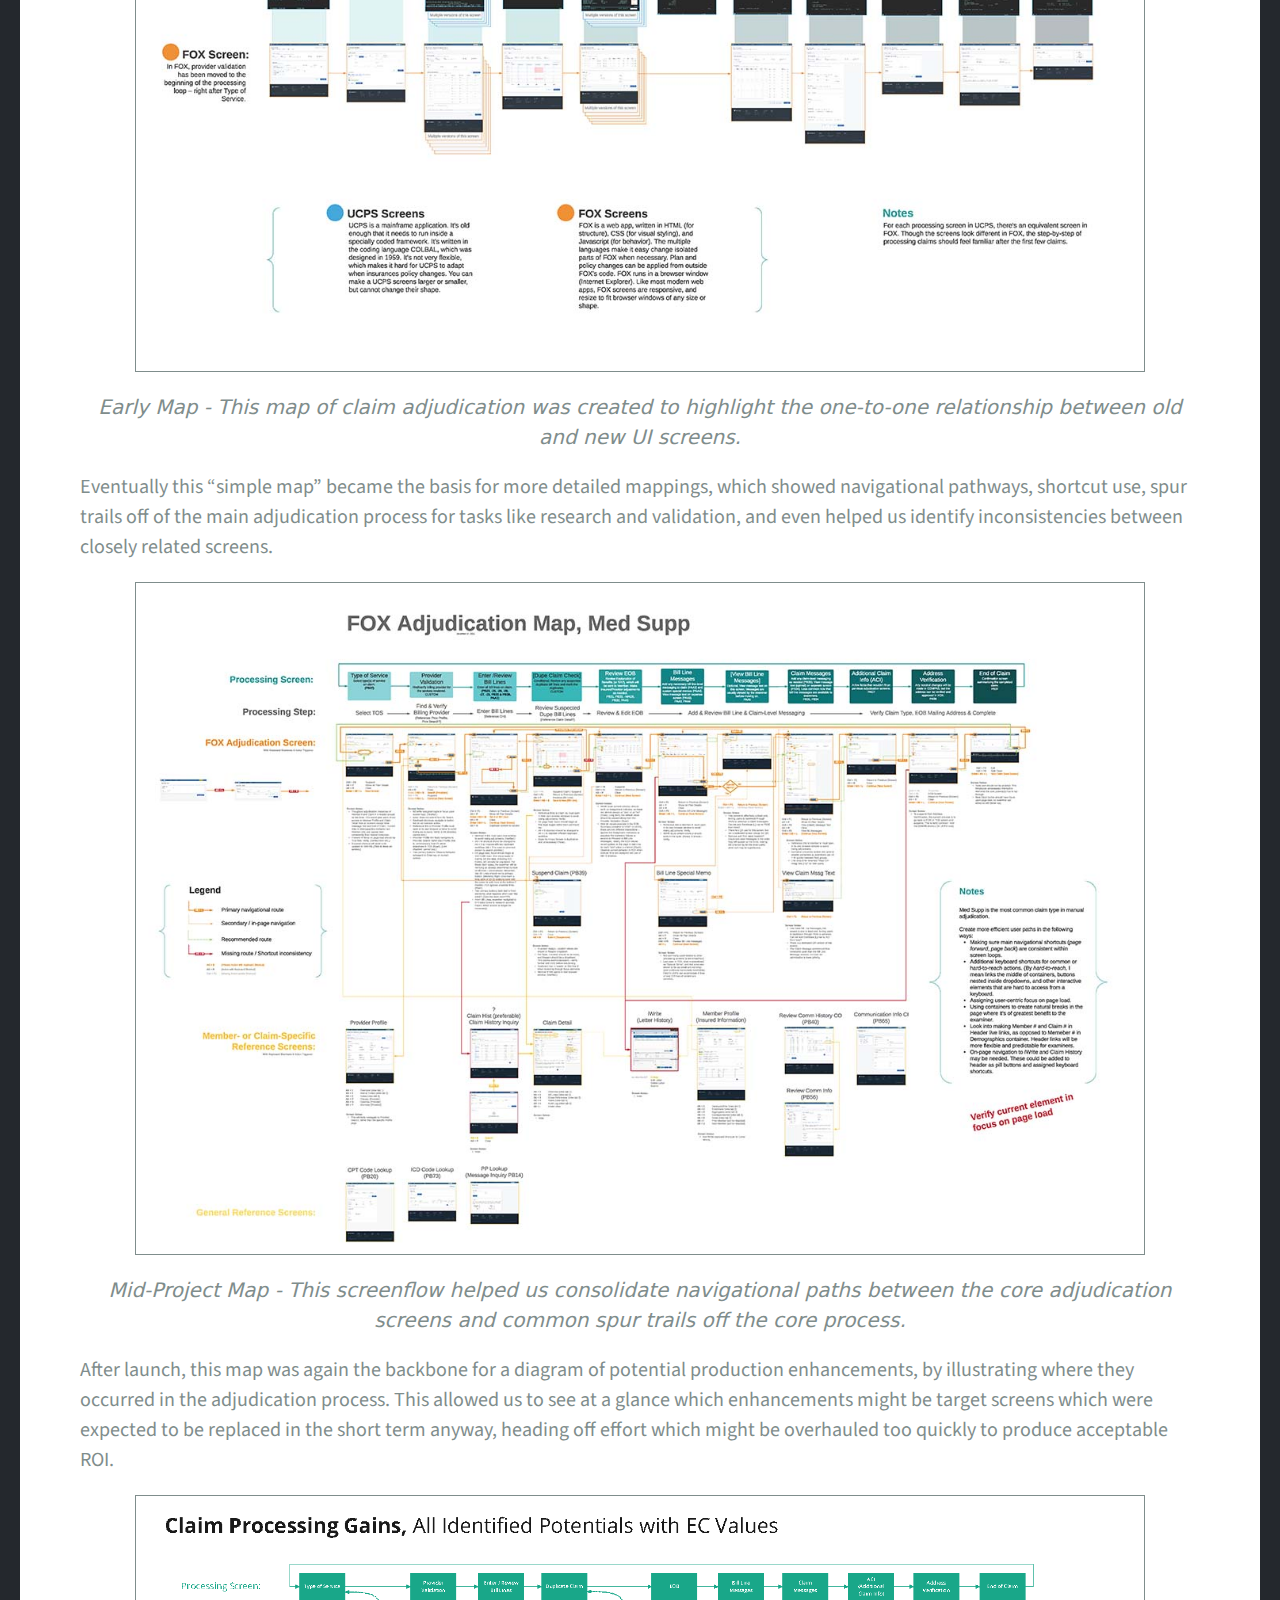
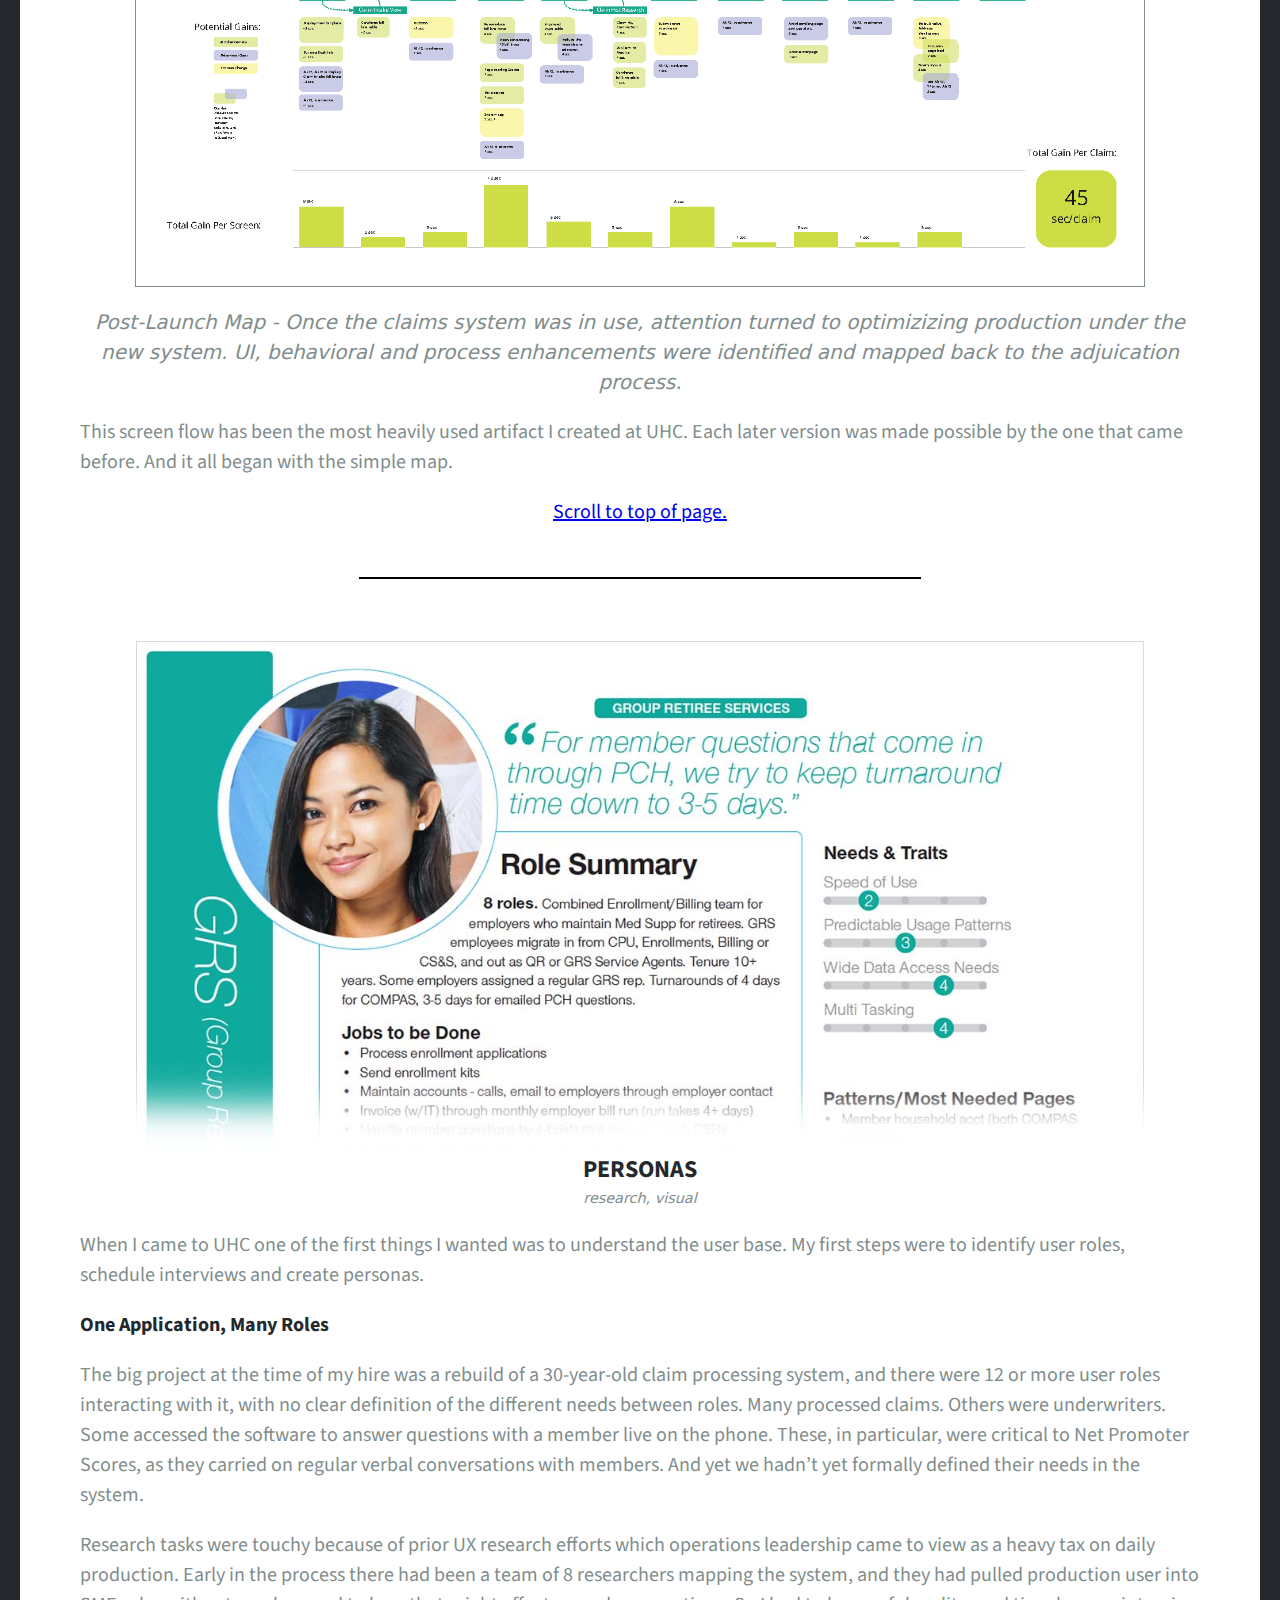
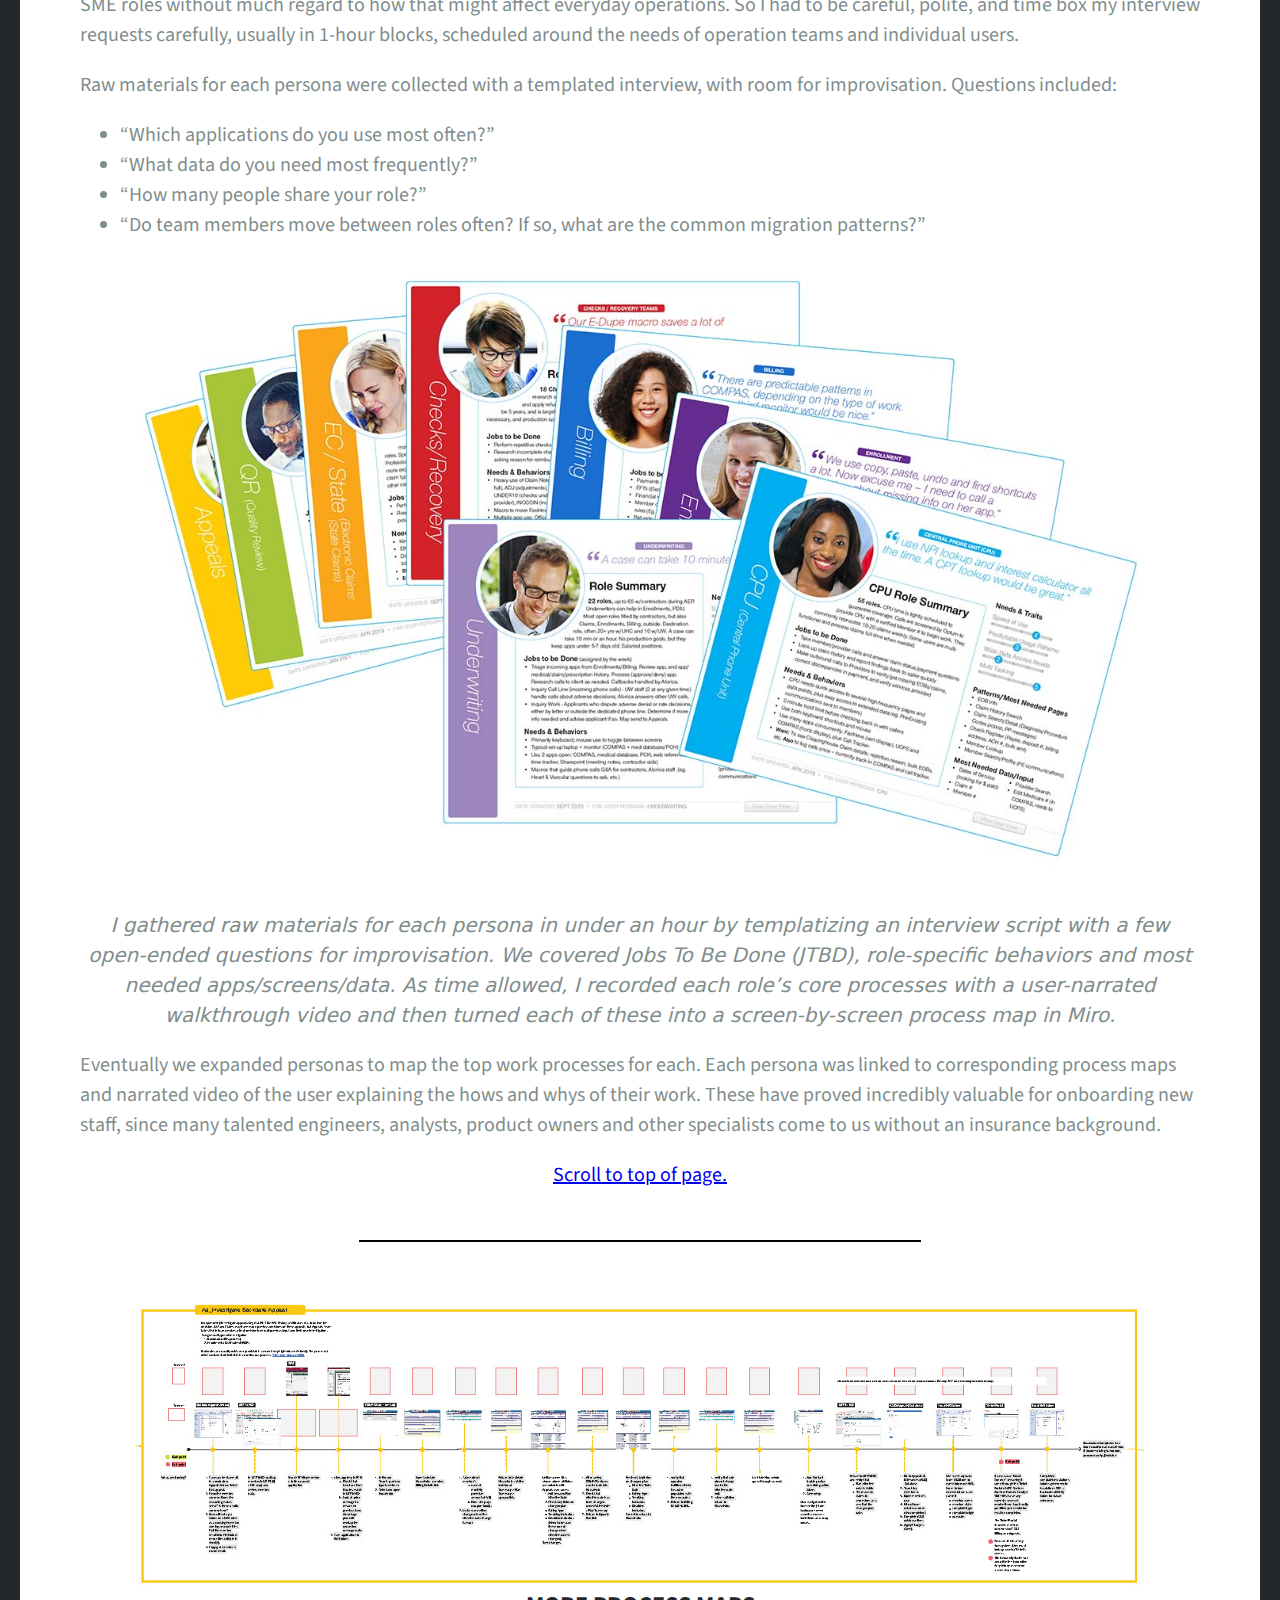
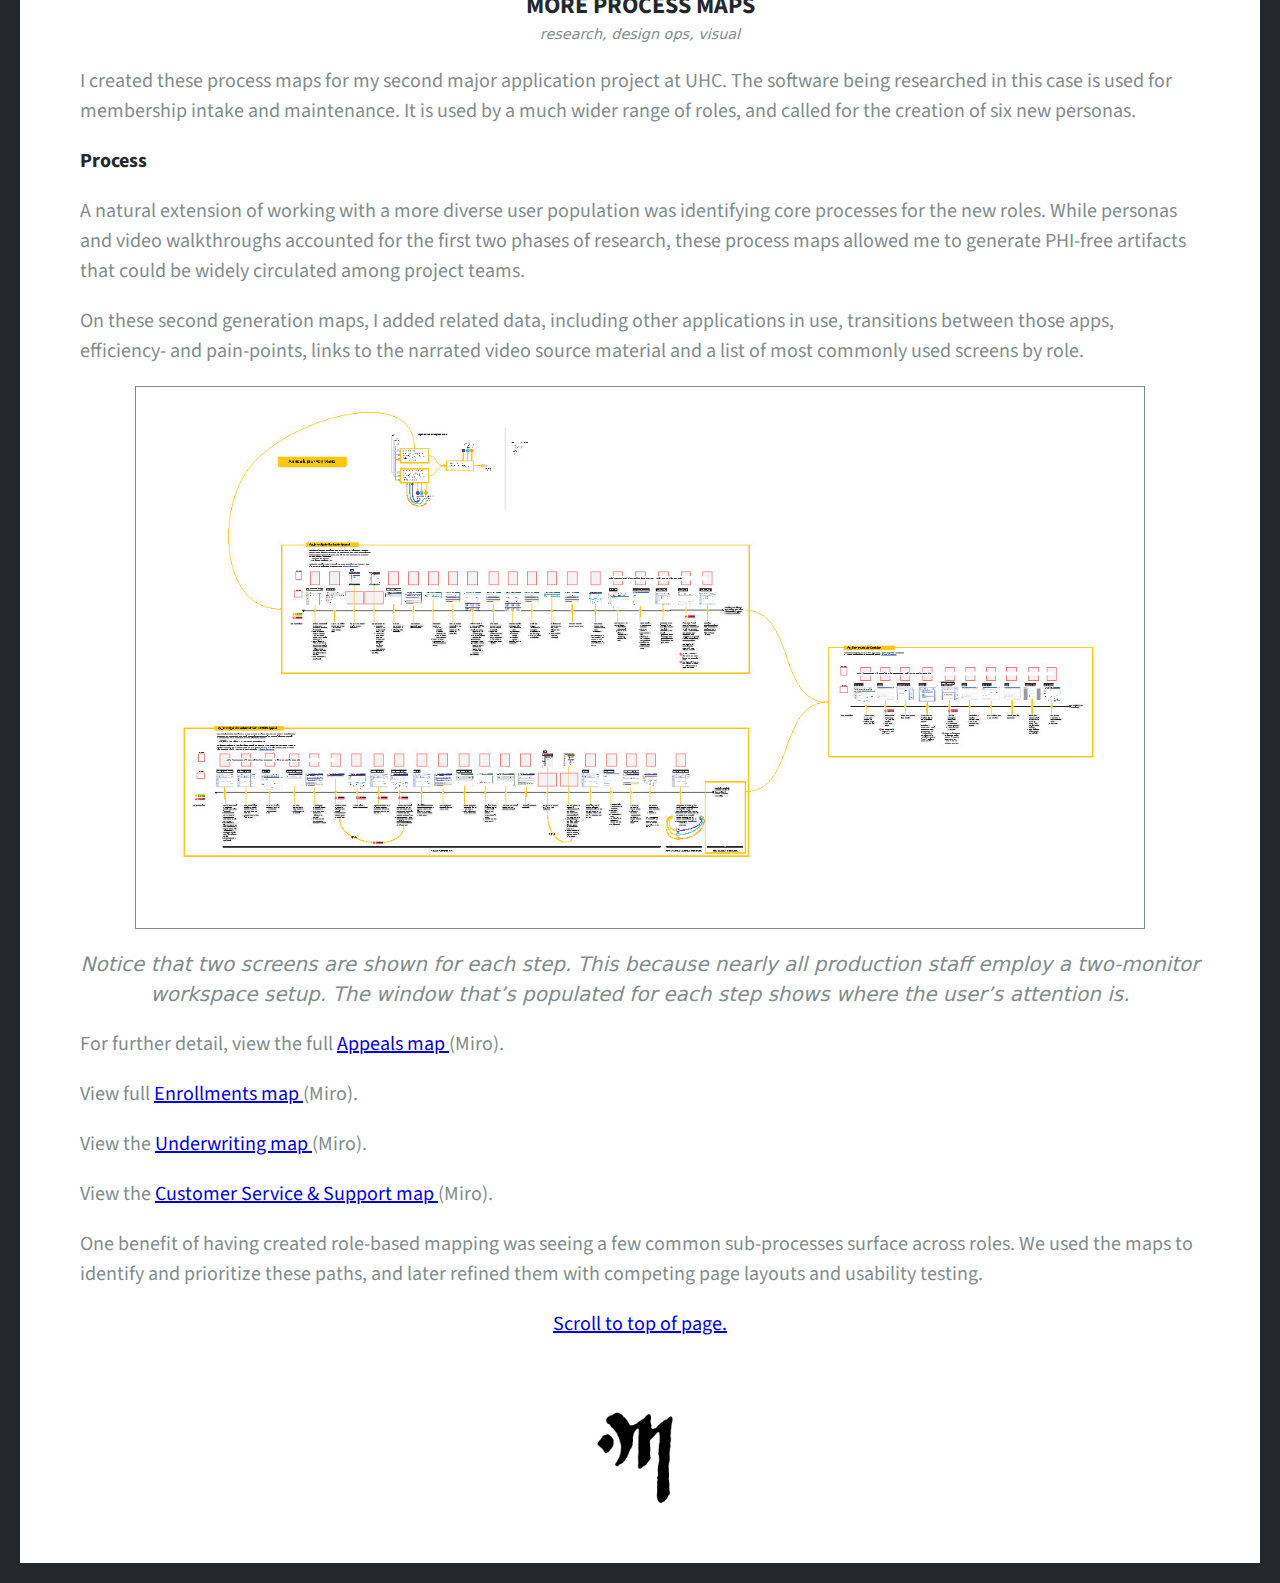
<file: pages/research.html>
<!DOCTYPE html>
<html>
<head>
  <meta charset="UTF-8">
  <title>Michael May UX - Research</title>
  <link href="https://fonts.googleapis.com/css?family=Hind+Siliguri:700|PT+Serif+Caption|Source+Sans+Pro:400,400i,700,700i&display=swap" rel="stylesheet">

  <!--Source Sans Pro 400 reg, 400 italic, 700 bold, 700 bold italic-->
  <!--PT Serif Caption 400 reg, 400 italic-->
  <!--Hind Siliguri 700-->

  <link rel="stylesheet" href="../styles/styles.css">

</head>

<body>

  <h1>MICHAEL MAY UX</h1>
  <hr class="header-rule"/>
  <h2 class="tagline">User Experience & Visual Design in the Milwaukee Area</h2>

  <!--Main menu appears on all pages-->
  <!--End of header-->

  <!--Centered nav per w3school-->
    <div class="navbar">
      <a href="../index.html">HOME</a>
      <a href="design-ops.html">DESIGN OPS</a>
      <a href="ia.html">IA</a>
      <a href="interaction.html">INTERACTION</a>
      <a href="visual.html">VISUAL</a>
      <a class="active" href="#">RESEARCH</a>
    </div>



  <h2 id="research-top">
    RESEARCH WORK    <!--Page title-->
  </h2>

    <hr/>

<div class="portfolio-list">   <!--Begin featured portfolio items-->

  <a href="#research-process-maps">
    <div class="portfolio-item">
      <img src="../images/research-adj-ftr-map-simple-840x700.jpg" alt="claim adjudication map thumbnail image"/>
      <h3 class="center">PROCESS MAPS</h3>
      <p class="tag">research, design ops</p>
    </div>
  </a>

  <a href="#research-personas">
    <div class="portfolio-item">
      <img src="../images/research-personas-ftr-840x700.jpg" alt="persona thumbnail image"/>
      <h3 class="center">PERSONAS</h3>
      <p class="tag">research, visual</p>
    </div>
  </a>

  <a href="#research-more-process-maps">
    <div class="portfolio-item">
      <img src="../images/research-ap-prc-ftr_840x700.jpg" alt="role based screen flow thumbnail image"/>
      <h3 class="center">MORE PROCESS MAPS</h3>
      <p class="tag">research, design ops, visual</p>
    </div>
  </a>

</div>   <!--End featured portfolio items-->

   <hr/>

<!--Start Research portfolio item 1-->

    <img id="research-process-maps" class="no-border space-bottom" src="../images/research-adj-map-supa-simple-1272.jpg" alt="claim adjudication map showing correlation between old and new systems"/>
    <h3 class="center">PROCESS MAPS</h3>
      <p class="tag">research, design ops</p>

      <p>The above map of UnitedHealthcare's claims adjudication process was first created in a collaborative session with team members from project architecture, project managements, leadership, UX, and operations. To my knowledge, it was the first time an end-to-end screen flow of this core operations process had been mapped.</p>

      <h4>Story</h4>

        <p>Many of us became so familiar with this process that it’s difficult now to see the need for a map at all. But early in the FOX Claims project, few outside of operations staff knew exactly what screens and in what order were required for claim adjudication. I shared this simple map of adjudication with many resources over the next few years – Training, POs, BAs, developers and newer UX staff. After I’d added the updated screen designs, even Operations staff and leadership became avid consumers of this map. It effectively illustrated:</p>
        <ol>
          <li>that claim adjudication as a process was largely unchanged,</li>
          <li>the few places where the process was different, and</li>
          <li>that screens' look would change dramatically, but their content would not.</li>
        </ol>

        <img src="../images/research-adj-map-simple-1272.jpg" alt="claim adjudication map showing correlation between old and new systems"/>
        <p class="image-caption">Early Map - This map of claim adjudication was created to highlight the one-to-one relationship between old and new UI screens.</p>

        <p>Eventually this “simple map” became the basis for more detailed mappings, which showed navigational pathways, shortcut use, spur trails off of the main adjudication process for tasks like research and validation, and even helped us identify inconsistencies between closely related screens.</p>

        <img src="../images/research-adj-map-complex-1272.jpg" alt="claim adjudication map showing primary and secondary navigational paths"/>
        <p class="image-caption">Mid-Project Map - This screenflow helped us consolidate navigational paths between the core adjudication screens and common spur trails off the core process.</p>

        <p>After launch, this map was again the backbone for a diagram of potential production enhancements, by illustrating where they occurred in the adjudication process. This allowed us to see at a glance which enhancements might be target screens which were expected to be replaced in the short term anyway, heading off effort which might be overhauled too quickly to produce acceptable ROI.</p>

        <img src="../images/des-ops-processing-gains-map-1753.png" alt="claim adjudication map showing potential production gains due to proposed enhancements"/>
        <p class="image-caption">Post-Launch Map - Once the claims system was in use, attention turned to optimizizing production under the new system. UI, behavioral and process enhancements were identified and mapped back to the adjuication process.</p>

        <p>This screen flow has been the most heavily used artifact I created at UHC. Each later version was made possible by the one that came before. And it all began with the simple map.</p>

      <p class="center"><a href="#research-top">Scroll to top of page.</a></p>
      <br>
      <hr/>
      <br>

<!--End Research portfolio item 1-->



<!--Start Research portfolio item 2-->

  <img id="research-personas" class="no-border" src="../images/research-personas-lead-1272.jpg" alt="claims procesing persona illustration"/>
  <h3 class="center">PERSONAS</h3>
    <p class="tag">research, visual</p>
    <p>When I came to UHC one of the first things I wanted was to understand the user base. My first steps were to identify user roles, schedule interviews and create personas.</p>

    <h4>One Application, Many Roles</h4>

      <p>The big project at the time of my hire was a rebuild of a 30-year-old claim processing system, and there were 12 or more user roles interacting with it, with no clear definition of the different needs between roles. Many processed claims. Others were underwriters. Some accessed the software to answer questions with a member live on the phone. These, in particular, were critical to Net Promoter Scores, as they carried on regular verbal conversations with members. And yet we hadn’t yet formally defined their needs in the system.</p>

      <p>Research tasks were touchy because of prior UX research efforts which operations leadership came to view as a heavy tax on daily production. Early in the process there had been a team of 8 researchers mapping the system, and they had pulled production user into SME roles without much regard to how that might affect everyday operations. So I had to be careful, polite, and time box my interview requests carefully, usually in 1-hour blocks, scheduled around the needs of operation teams and individual users.</p>

      <p>Raw materials for each persona were collected with a templated interview, with room for improvisation. Questions included:</p>

      <ul>
        <li>“Which applications do you use most often?”</li>
        <li>“What data do you need most frequently?”</li>
        <li>“How many people share your role?”</li>
        <li>“Do team members move between roles often? If so, what are the common migration patterns?”</li>
      </ul>

      <img class="no-border" src="../images/research-personas-layout-1272.jpg" alt="several claims processing personas"/>
      <p class="image-caption">I gathered raw materials for each persona in under an hour by templatizing an interview script with a few open-ended questions for improvisation. We covered Jobs To Be Done (JTBD), role-specific behaviors and most needed apps/screens/data. As time allowed, I recorded each role’s core processes with a user-narrated walkthrough video and then turned each of these into a screen-by-screen process map in Miro.</p>

      <p>Eventually we expanded personas to map the top work processes for each. Each persona was linked to corresponding process maps and narrated video of the user explaining the hows and whys of their work. These have proved incredibly valuable for onboarding new staff, since many talented engineers, analysts, product owners and other specialists come to us without an insurance background.</p>

    <p class="center" ><a href="#research-top">Scroll to top of page.</a></p>
    <br>
    <hr/>
    <br>

<!--End Research portfolio item 2-->



<!--Start Research portfolio item 3-->

    <img id="research-more-process-maps" class="no-border" src="../images/research-process-map-ap2-1272.jpg" alt="a core process map involving membership management software for appeals role"/>
    <h3 class="center">MORE PROCESS MAPS</h3>
      <p class="tag">research, design ops, visual</p>

      <p>I created these process maps for my second major application project at UHC. The software being researched in this case is used for membership intake and maintenance. It is used by a much wider range of roles, and called for the creation of six new personas.</p>

      <h4>Process</h4>

        <p>A natural extension of working with a more diverse user population was identifying core processes for the new roles. While personas and video walkthroughs accounted for the first two phases of research, these process maps allowed me to generate PHI-free artifacts that could be widely circulated among project teams.</p>

        <p>On these second generation maps, I added related data, including other applications in use, transitions between those apps, efficiency- and pain-points, links to the narrated video source material and a list of most commonly used screens by role.</p>

        <img src="../images/research-process-map-ap0-1272.jpg" alt="all core process maps involving membership management software for appeals role"/>

        <p class="image-caption">Notice that two screens are shown for each step. This because nearly all production staff employ a two-monitor workspace setup. The window that’s populated for each step shows where the user’s attention is. </p>

        <p>For further detail, view the full <a href="https://miro.com/app/board/o9J_lIvAcMY=/" target="_blank">Appeals map </a>(Miro).</p>

        <p>View full <a href="https://miro.com/app/board/o9J_lW6FxqM=/" target="_blank">Enrollments map </a>(Miro).</p>

        <p>View the <a href="https://miro.com/app/board/o9J_lKCyc3k=/" target="_blank">Underwriting map </a>(Miro).</p>

        <p>View the <a href="https://miro.com/app/board/o9J_lGWnGEA=/" target="_blank">Customer Service & Support map </a>(Miro).</p>

        <p>One benefit of having created role-based mapping was seeing a few common sub-processes surface across roles. We used the maps to identify and prioritize these paths, and later refined them with competing page layouts and usability testing.</p>
      <p class="center" ><a href="#research-top">Scroll to top of page.</a></p>
      <br>
      <br>

<!--End Research portfolio item 3-->


    <a href="../index.html">
    <img class="logo-end-bug" src="../images/michaelmayGD-sig-512x512.png" alt="Michael May logo mark">
    </a>

</body>

</html>
</file>
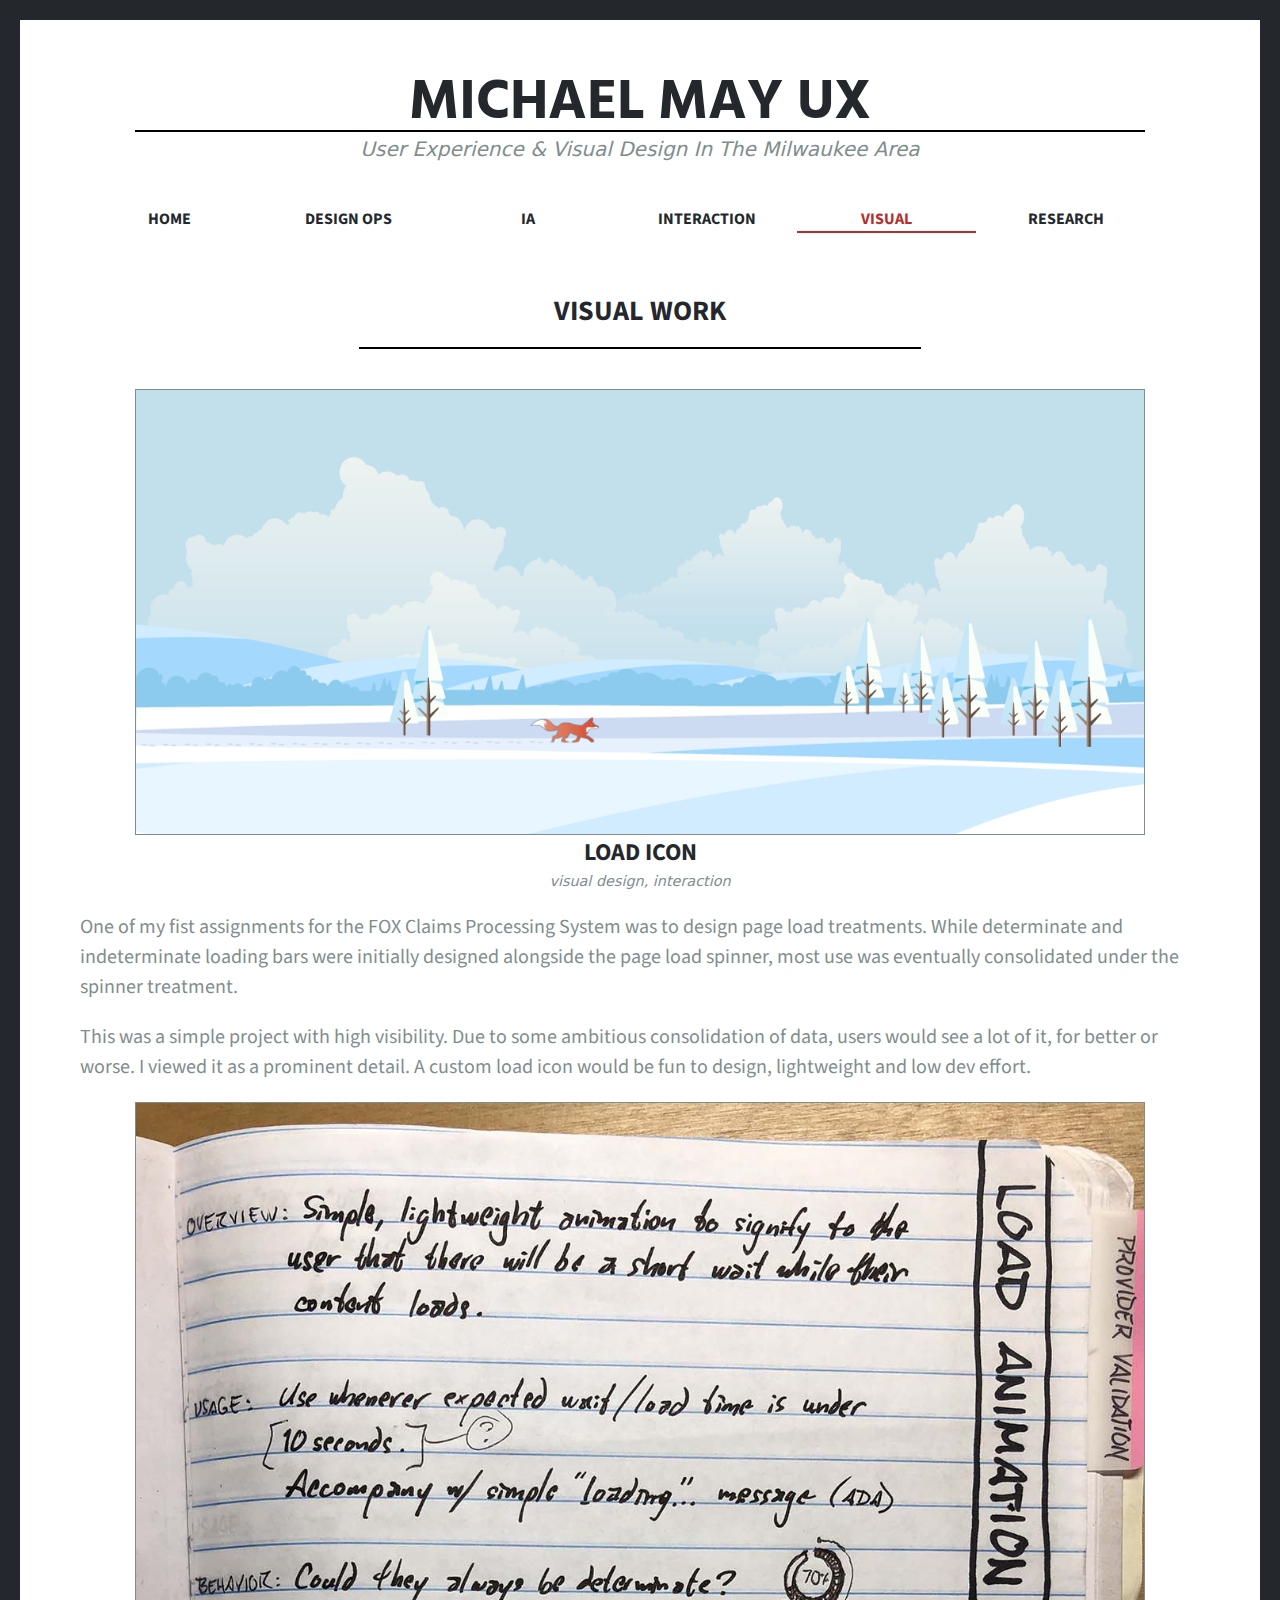
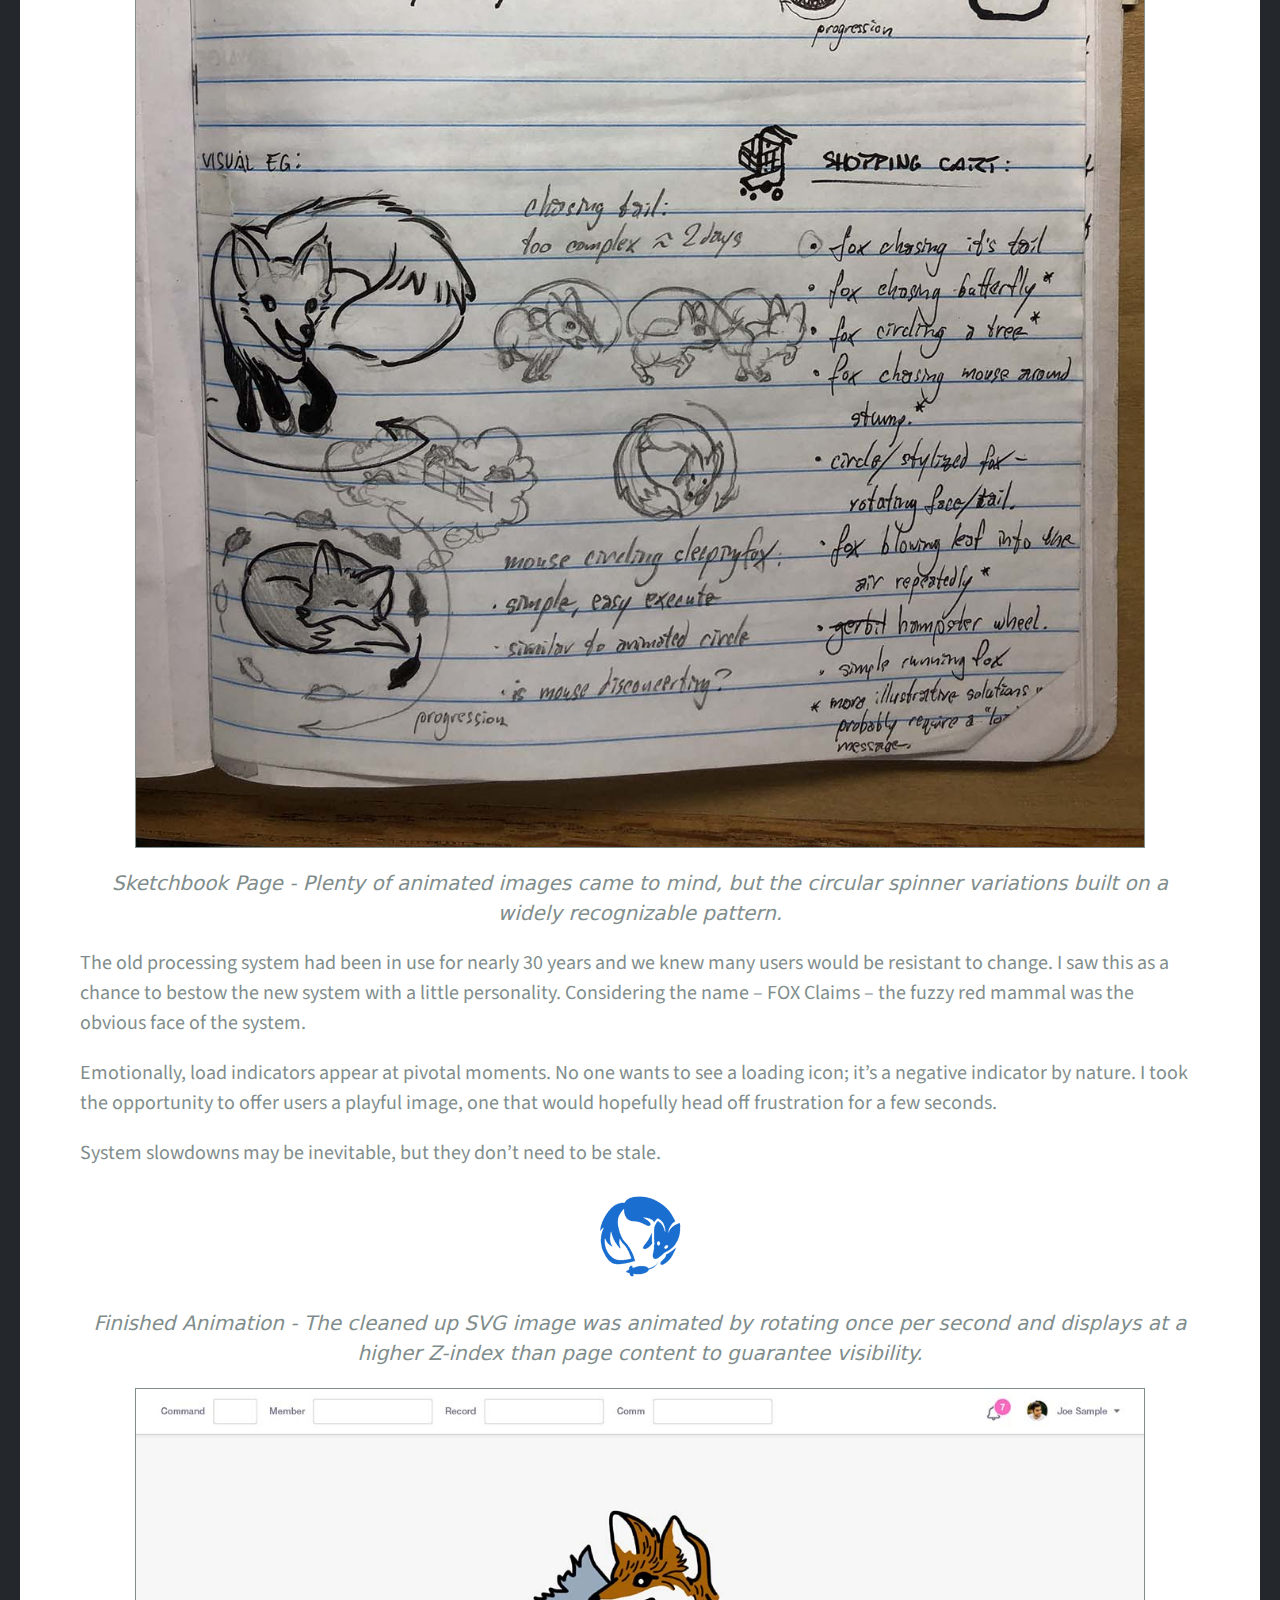
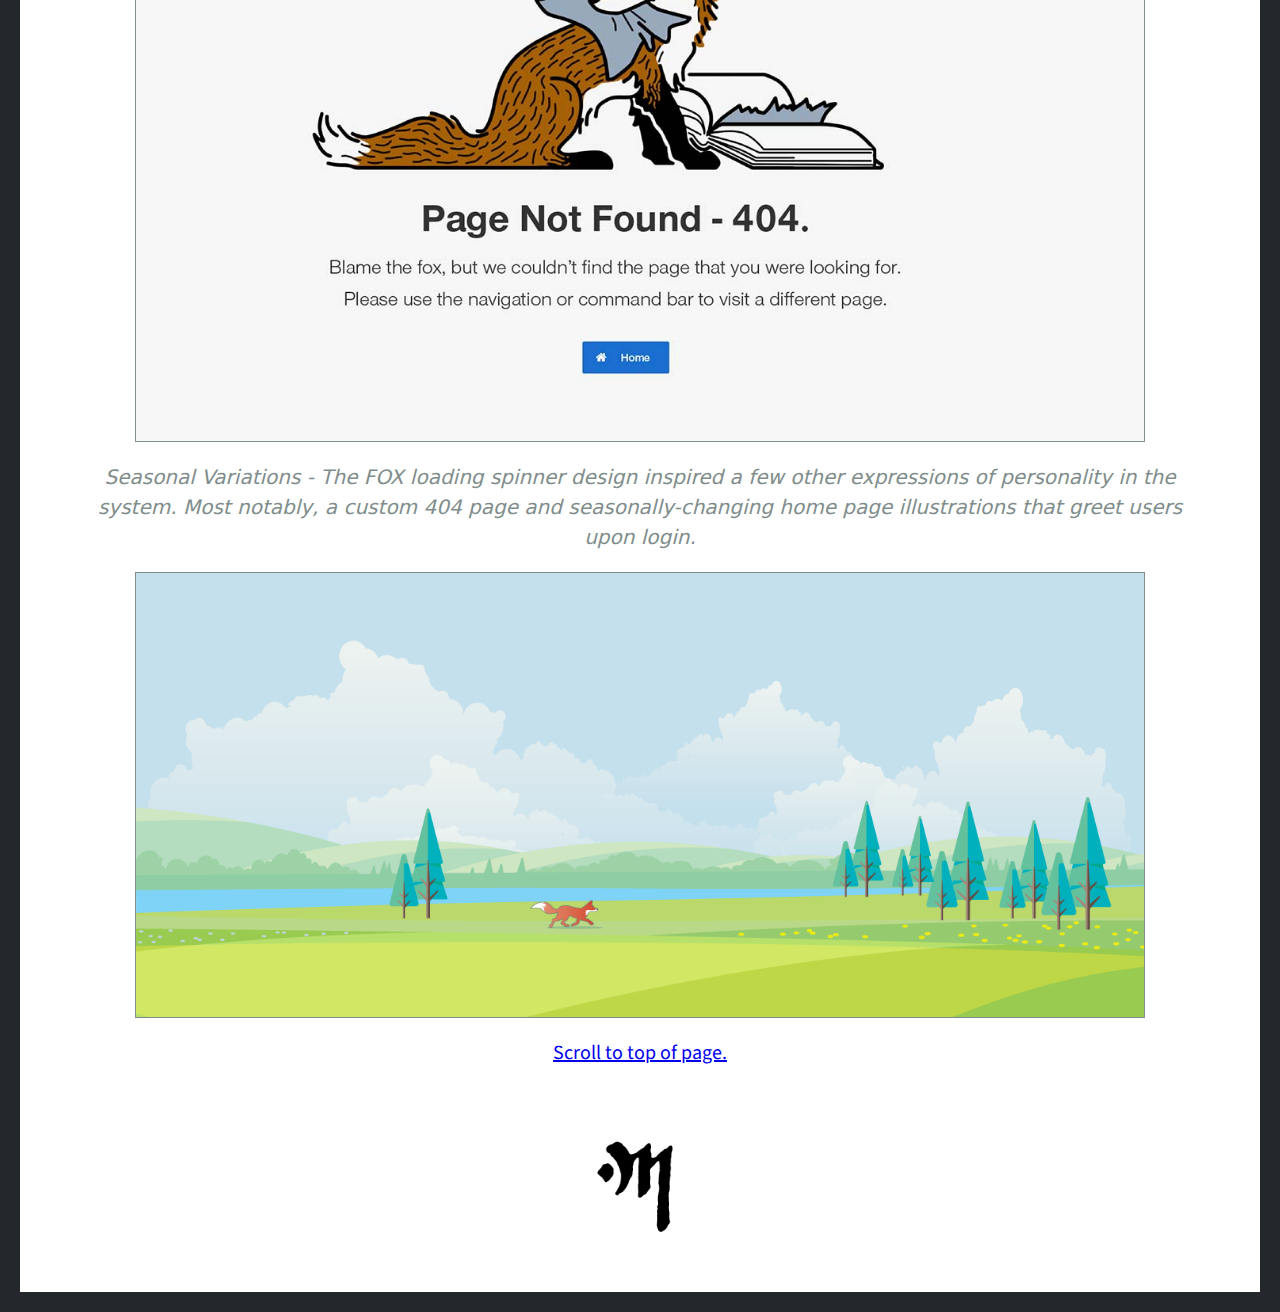
<file: pages/visual.html>
<!DOCTYPE html>
<html>
<head>
  <meta charset="UTF-8">
  <title>Michael May UX - Visual Design</title>
  <link href="https://fonts.googleapis.com/css?family=Hind+Siliguri:700|PT+Serif+Caption|Source+Sans+Pro:400,400i,700,700i&display=swap" rel="stylesheet">

  <!--Source Sans Pro 400 reg, 400 italic, 700 bold, 700 bold italic-->
  <!--PT Serif Caption 400 reg, 400 italic-->
  <!--Hind Siliguri 700-->

  <link rel="stylesheet" href="../styles/styles.css">

</head>

<body>

  <h1>MICHAEL MAY UX</h1>
  <hr class="header-rule"/>
  <h2 class="tagline">User Experience & Visual Design in the Milwaukee Area</h2>

  <!--Main menu appears on all pages-->
  <!--End of header-->

  <!--Centered nav per w3school-->
    <div class="navbar">
      <a href="../index.html">HOME</a>
      <a href="design-ops.html">DESIGN OPS</a>
      <a href="ia.html">IA</a>
      <a href="interaction.html">INTERACTION</a>
      <a class="active" href="#">VISUAL</a>
      <a href="research.html">RESEARCH</a>
    </div>



  <h2 id="visual-top">
  VISUAL WORK    <!--Page title-->
  </h2>

    <hr/>


<!--Start Visual portfolio item 1-->

    <img src="../images/visual-home-page-winter-1300x572.png" alt="seasonal illustration for claims processing system home screen"/>
    <h3 class="center">LOAD ICON</h3>
      <p class="tag">visual design, interaction</p>

      <p>One of my fist assignments for the FOX Claims Processing System was to design page load treatments. While determinate and indeterminate loading bars were initially designed alongside the page load spinner,  most use was eventually consolidated under the spinner treatment.</p>

      <p>This was a simple project with high visibility. Due to some ambitious consolidation of data, users would see a lot of it, for better or worse. I viewed it as a prominent detail. A custom load icon would be fun to design, lightweight and low dev effort.</p>

      <img src="../images/visual-sketchbook-page-1272.jpg" alt="sketchbook page of loading spinner ideas"/>
      <p class="image-caption">Sketchbook Page - Plenty of animated images came to mind, but the circular spinner variations built on a widely recognizable pattern.</p>

      <p>The old processing system had been in use for nearly 30 years and we knew many users would be resistant to change. I saw this as a chance to bestow the new system with a little personality. Considering the name – FOX Claims – the fuzzy red mammal was the obvious face of the system.</p>

      <p>Emotionally, load indicators appear at pivotal moments. No one wants to see a loading icon; it’s a negative indicator by nature. I took the opportunity to offer users a playful image, one that would hopefully head off frustration for a few seconds.</p>

      <p>System slowdowns may be inevitable, but they don’t need to be stale.</p>

      <img class="logo-end-bug no-border" src="../images/visual-loading-fox-w-mouse-blue-100x100.gif" alt="animated custom page load spinner"/>
      <p class="image-caption">Finished Animation - The cleaned up SVG image was animated by rotating once per second and displays at a higher Z-index than page content to guarantee visibility.</p>

      <img src="../images/visual-404-page-1272.jpg" alt="custom 404 page design for fox claims processing system"/>
      <p class="image-caption">Seasonal Variations - The FOX loading spinner design inspired a few other expressions of personality in the system. Most notably, a custom 404 page and seasonally-changing home page illustrations that greet users upon login.</p>
      <img src="../images/visual-home-page-spring-1300x572.png" alt="seasonal illustration for claims processing system home screen"/>


      <p class="center"><a href="#visual-top">Scroll to top of page.</a></p>
      <br>
      <br>

<!--End Visual portfolio item 1-->


    <a href="../index.html">
    <img class="logo-end-bug" src="../images/michaelmayGD-sig-512x512.png" alt="Michael May logo mark">
    </a>

</body>

</html>
</file>
<file: styles/styles.css>
html {
  scroll-behavior: smooth;
}

body {
  font-family: 'Source Sans Pro', verdana, sans;
  color: #7f8d8c;
  margin: 0px;
  border: 20px solid #24282d;
  padding: 60px;
  }

h1 {
  font: 700 3.5em/0.75em 'Hind Siliguri', sans;
  text-align: center;
  text-transform: uppercase;
  color: #24282d;
  padding: 0;
  margin: 0;
  }

h2{
  font: 700 1.75em/2em 'Source Sans Pro', sans;
  text-align: center;
  text-transform: uppercase;
  color: #24282d;
  padding: 0;
  margin: 0;
  }

h3{
  font: bold 1.5em/1.5em 'Source Sans Pro', sans;
  text-transform: uppercase;
  color: #24282d;
  padding: 0;
  margin: 0;
  }

h4{
  font: bold 1.25em/1.5em 'Source Sans Pro', sans;
  color: #24282d;
  padding: 0;
  margin: 0;
  }

p, li {
  font: 400 1.25em/1.5em 'Source Sans Pro', sans;
  color: #7f8d8c;
  }

img {
  display: block;
  margin-left: auto;
  margin-right: auto;
  width: 90%;
  border: 1px solid #7f8d8c;
  }

hr {
  width: 50%;
  border: 1px solid #000000;
  margin-bottom: 40px;
  }

.tagline {
  font: italic 400 1.25em/0.75em 'PT Serif Caption italic', sans;
  color: #7f8d8c;
  text-align: center;
  text-transform: capitalize;
  }

.image-caption {
      font: italic 400 1.25em/1.5em 'PT Serif Caption italic', sans;
      color: #7f8d8c;
      text-align: center;
  }

.tag {
  font: italic 400 0.9em/1.5em 'PT Serif Caption italic', sans;
  color: #7f8d8c;
  text-align: center;
  padding: 0;
  margin: 0;
  }

.center {
  text-align: center;
  }


.header-rule {
  width: 90%;
  margin-bottom: 10px;
  }


.no-border {
  border: 0;
}

.space-top {
	margin-top: 20px
}

.space-bottom {
	margin-bottom: 20px
}

.size-med {
  width: 500px;
}

.logo-end-bug {
  width: 100px;
  height: 100px;
  border: 0;
}


.portfolio-list {
  margin: 0
  display: block;
}

.portfolio-item {
  text-align: center;
  width: 33%;
  margin: 0px 0px 2em 0px;
  padding: 0;
  display: inline-block;
}


/* Test centered Nav menu per w3schools */
/* Style the navigation menu */
.navbar {
  padding-top: 50px;
  padding-bottom: 50px;
  width: 100%;
  overflow: auto;
}

/* Navigation links */
.navbar a {
  float: left;
  color: #24282d;
  text-decoration: none;
  font: 700 1em/1.5em 'Source Sans Pro', sans;
  width: 16%; /* Equal-width links are not working due to some body level formatting. Should be 20% for 5 equal-width links */
  text-align: center; /* If you want the text to be centered */
}

/* Add a background color on mouse-over */
.navbar a:hover {
  background-color: #cccccc;
}

/* Style the current/active link */
.navbar a.active {
  color: #B42E2A;
  border-bottom: 2px solid #B42E2A;
}

/* Add responsiveness - on screens less than 500px, make the navigation links appear on top of each other, instead of next to each other */
@media screen and (max-width: 750px) {
.navbar a {
  float: none;
  display: block;
  width: 100%;
  text-align: left; /* If you want the text to be left-aligned on small screens */
}

}
</file>
